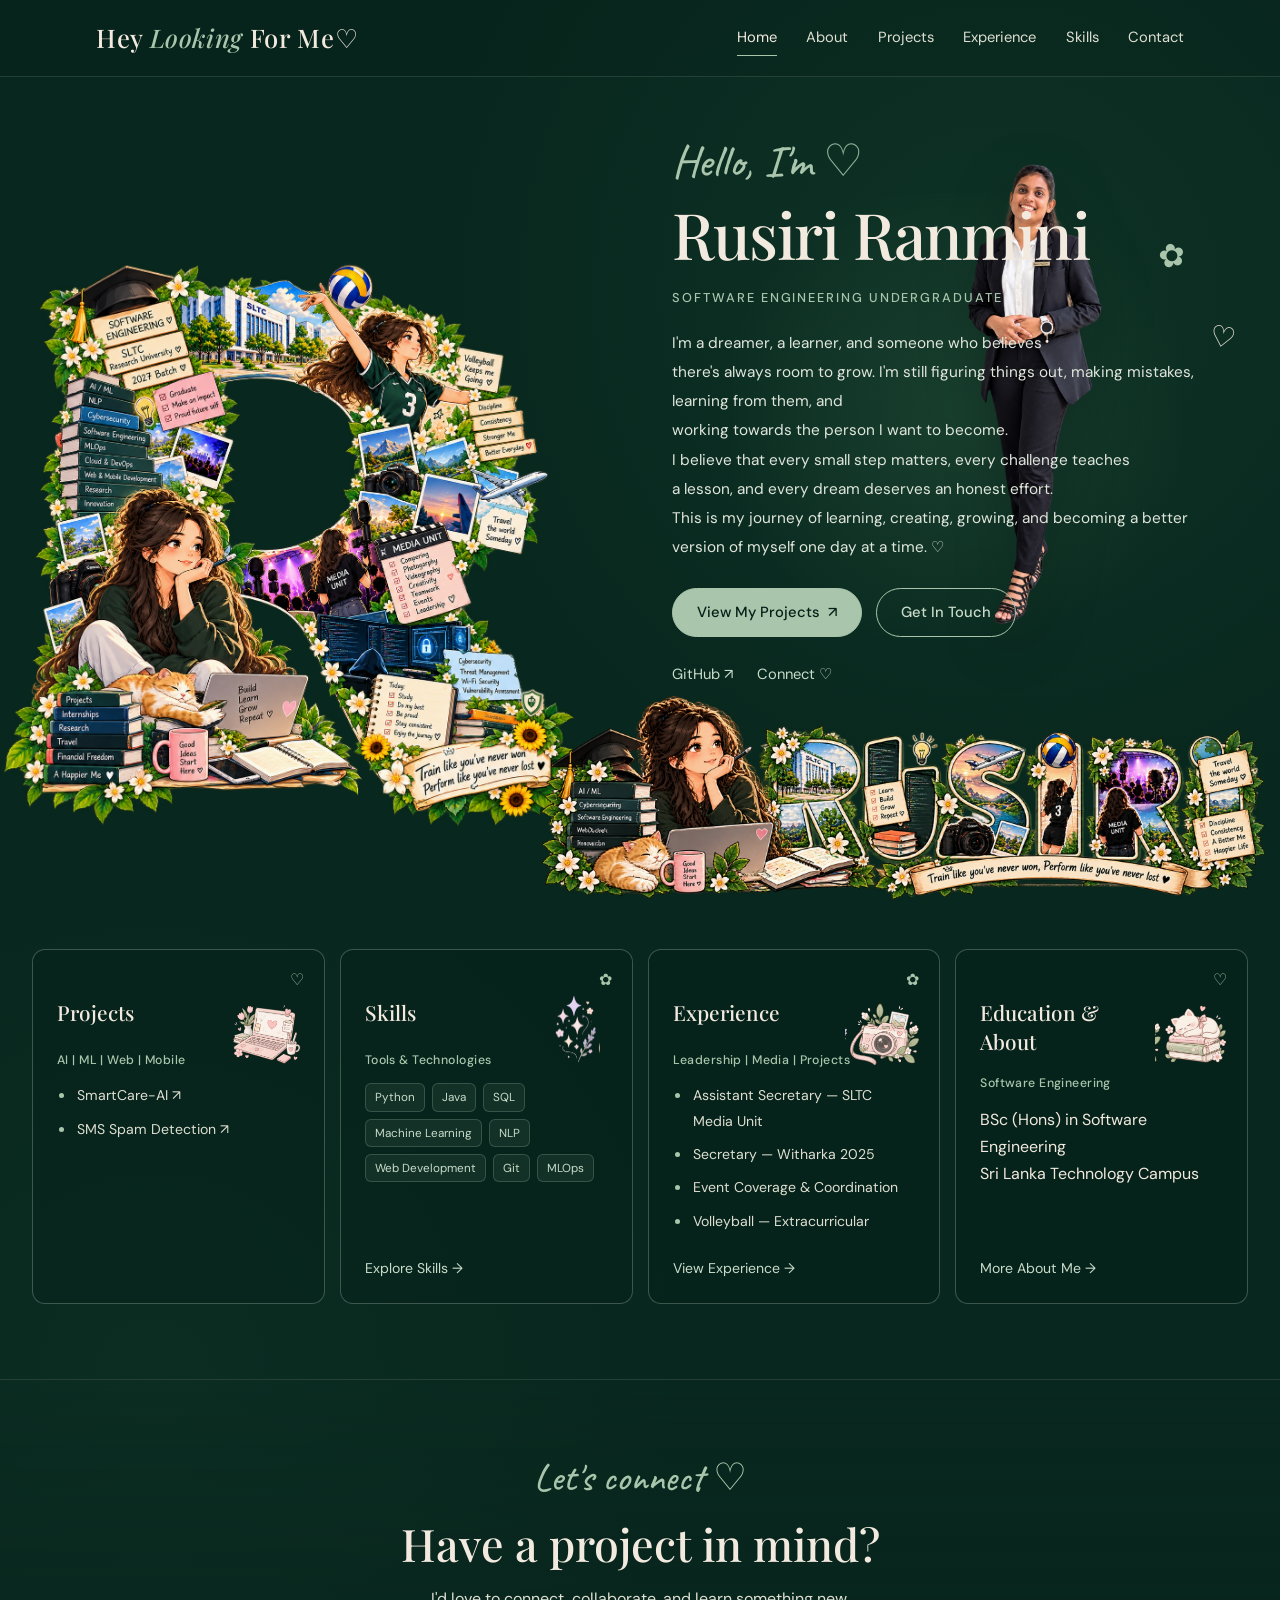
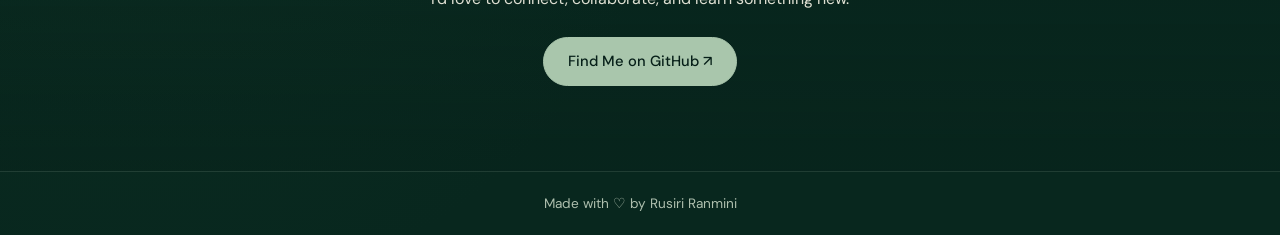
<file: index.html>
<!DOCTYPE html>
<html lang="en">
<head>
  <meta charset="UTF-8">
  <meta name="viewport" content="width=device-width, initial-scale=1.0">

  <title> life is all about exploring | Portfolio</title>


  <link rel="preconnect" href="https://fonts.googleapis.com">
  <link rel="preconnect" href="https://fonts.gstatic.com" crossorigin>
  <link href="https://fonts.googleapis.com/css2?family=DM+Sans:wght@400;500;600;700&family=Playfair+Display:wght@500;600;700&family=Caveat:wght@500;600&display=swap" rel="stylesheet">

  <link rel="stylesheet" href="style.css">
</head>

<body>
  <header class="navbar">
    <a class="brand" href="#home">Hey <span>Looking</span> For Me♡</a>

    <nav aria-label="Main navigation">
      <a class="active" href="#home">Home</a>
      <a href="#about">About</a>
      <a href="#projects">Projects</a>
      <a href="#experience">Experience</a>
      <a href="#skills">Skills</a>
      <a href="#contact">Contact</a>
    </nav>
  </header>

  <main>
    <section class="hero" id="home">
      <div class="hero-art">
        
        <img
          class="portrait"
          src="assets/profile/pro.png"
          alt="Rusiri Ranmini">

      

        <span class="flower flower-one">✿</span>
        <span class="flower flower-two">♡</span>
      </div>

      <div class="hero-content">
        <p class="handwriting">Hello, I'm <span>♡</span></p>

        <h1>Rusiri Ranmini</h1>

        <p class="eyebrow">SOFTWARE ENGINEERING UNDERGRADUATE</p>
        
        <p class="intro">
          I'm a dreamer, a learner, and someone who believes <br>there's always room to grow. 
          I'm still figuring things out, making mistakes,<br>
          learning from them, and <br>working towards the person I want to become.<br> 
          I believe that every small step matters, every challenge teaches <br> 
          a lesson, and every dream deserves an honest effort.<br>
          This is my journey of learning, creating, growing, and becoming a better version of myself one day at a time. ♡
        </p>

        <div class="hero-actions">
          <a class="button button-primary" href="#projects">
            View My Projects <span>↗</span>
          </a>

          <a class="button button-secondary" href="#contact">
            Get In Touch
          </a>
        </div>

        <div class="social-links">
          <a href="https://github.com/tessa30s" target="_blank" rel="noopener noreferrer" aria-label="GitHub">GitHub ↗</a>
          <a href="#contact" aria-label="LinkedIn and contact links">Connect ♡</a>
        </div>
      </div>

      
<img
  class="about-me-collage"
  src="assets/manga/about-me-collage.png"
  alt="Pastel scrapbook collage representing my university life, achievements, leadership, and love of technology"
>

  
<div class="study-banner-wrap">
  <img
    class="study-banner"
    src="assets/manga/cozy-study-banner.png"
    alt="Pastel anime study desk with books, laptop, and a sleeping cat"
  >
</div>

      </aside>
    </section>

    <section class="overview" aria-label="Portfolio overview">
      <article class="overview-card projects-card" id="projects">
        <span class="card-icon">♡</span>
        <h2>Projects</h2>
        <img
  class="card-illustration"
  src="assets/illustrations/projects.png"
  alt="Pastel laptop illustration"
>
        <p class="card-subtitle">AI | ML | Web | Mobile</p>
        <ul>
  <li>
    <a href="projects.html">SmartCare-AI ↗</a>
  </li>
  <li>
    <a href="sms-spam.html">SMS Spam Detection ↗</a>
  </li>
</ul>
        
      </article>

      <article class="overview-card skills-card" id="skills">
        <span class="card-icon">✿</span>
        <h2>Skills</h2>
        <img
  class="card-illustration"
  src="assets/illustrations/skills.png"
  alt="Pastel sparkles illustration"
>
        <p class="card-subtitle">Tools & Technologies</p>
        <div class="skill-tags">
          <span>Python</span>
          <span>Java</span>
          <span>SQL</span>
          <span>Machine Learning</span>
          <span>NLP</span>
          <span>Web Development</span>
          <span>Git</span>
          <span>MLOps</span>
        </div>
        <a href="skill.html" class="card-link">Explore Skills →</a>
      </article>

      <article class="overview-card experience-card" id="experience">
        <span class="card-icon">✿</span>
        <h2>Experience</h2>
        <img
  class="card-illustration"
  src="assets/illustrations/experience.png"
  alt="Pastel camera illustration"
>
        <p class="card-subtitle">Leadership | Media | Projects</p>
        <ul>
          <li>Assistant Secretary — SLTC Media Unit</li>
          <li>Secretary — Witharka 2025</li>
          <li>Event Coverage & Coordination</li>
          <li>Volleyball — Extracurricular</li>
        </ul>
        <a href="experience.html">View Experience →</a>
      </article>

      <article class="overview-card education-card" id="about">
        <span class="card-icon">♡</span>
        <h2>Education & About</h2>
        <img
  class="card-illustration"
  src="assets/illustrations/education.png"
  alt="Sleeping cat on pastel books"
>
        <p class="card-subtitle">Software Engineering</p>
        <p class="education-text">
          BSc (Hons) in Software Engineering<br>
          Sri Lanka Technology Campus
        </p>
        <a class="card-link" href="about.html">More About Me →</a>
      </article>
    </section>

    <section class="contact-section" id="contact">
      <p class="handwriting">Let's connect ♡</p>
      <h2>Have a project in mind?</h2>
      <p>I'd love to connect, collaborate, and learn something new.</p>
      <a class="button button-primary" href="https://github.com/tessa30s">
        Find Me on GitHub ↗
      </a>
    </section>
  </main>

  <footer>
    <p>Made with ♡ by Rusiri Ranmini</p>
  </footer>
</body>
</html>
</file>
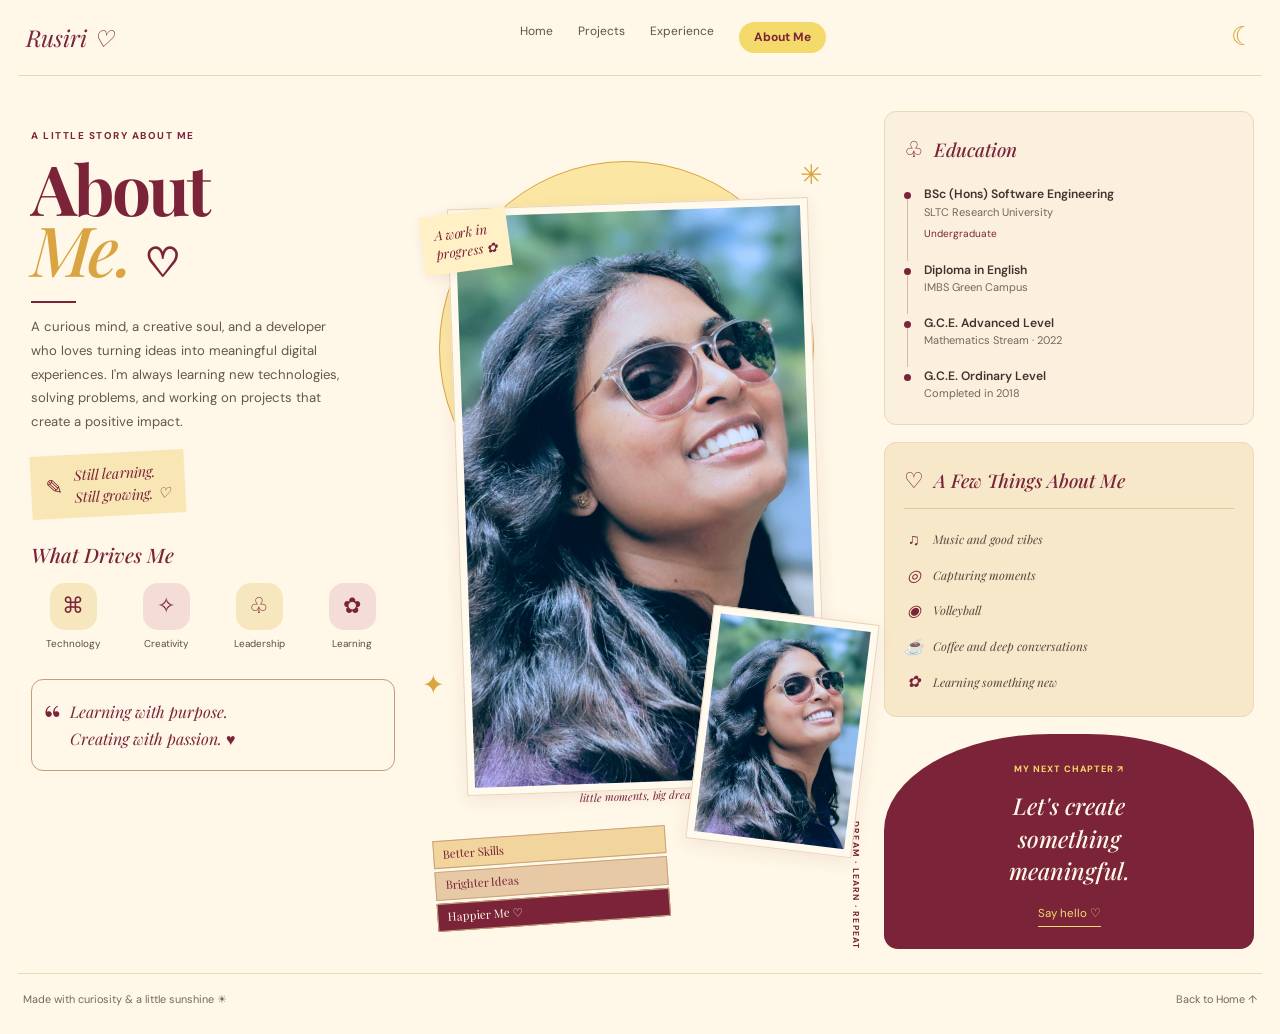
<file: about.html>
<!DOCTYPE html>
<html lang="en">
<head>
  <meta charset="UTF-8">
  <meta name="viewport" content="width=device-width, initial-scale=1">
  <title>About Me | Rusiri Ranmini</title>
  <link rel="preconnect" href="https://fonts.googleapis.com">
  <link href="https://fonts.googleapis.com/css2?family=DM+Sans:wght@400;500;600;700&family=Playfair+Display:ital,wght@0,500;0,600;1,500&display=swap" rel="stylesheet">
  <link rel="stylesheet" href="about.css">
</head>
<body>
<div class="page">

  <header class="navbar">
    <a class="logo" href="index.html">Rusiri ♡</a>
    <nav>
      <a href="index.html">Home</a>
      <a href="projects.html">Projects</a>
      <a href="experience.html">Experience</a>
      <a href="about.html" class="active">About Me</a>
    </nav>
    <span class="moon">☾</span>
  </header>

  <main>
    <section class="scrapbook">

      <!-- LEFT: INTRODUCTION -->
      <div class="intro">
        <span class="tiny-label">A LITTLE STORY ABOUT ME</span>
        <h1>About<br><em>Me.</em> <span class="heart">♡</span></h1>
        <div class="short-line"></div>

        <p>
          A curious mind, a creative soul, and a developer who loves
          turning ideas into meaningful digital experiences.
          I'm always learning new technologies, solving problems,
          and working on projects that create a positive impact.
        </p>

        <div class="paper-note">
          <span>✎</span>
          <p>Still learning.<br>Still growing. ♡</p>
        </div>

        <h2 class="mini-heading">What Drives Me</h2>

        <div class="values">
          <div><span>⌘</span><small>Technology</small></div>
          <div><span>✧</span><small>Creativity</small></div>
          <div><span>♧</span><small>Leadership</small></div>
          <div><span>✿</span><small>Learning</small></div>
        </div>

        <div class="quote">
          <span class="quote-mark">“</span>
          <p>Learning with purpose.<br>Creating with passion. ♥</p>
        </div>
      </div>

      <!-- CENTRE: PORTRAIT / SCRAPBOOK -->
      <div class="visual">
        <div class="sun-circle"></div>
        <span class="spark spark-one">✳</span>
        <span class="spark spark-two">✦</span>

        <div class="photo photo-main">
          <img
            src="assets/profile/about me.jpeg"
            alt="Rusiri Ranmini"
          >
          <span>little moments, big dreams ♡</span>
        </div>

        <div class="photo-note note-top">
          A work in<br>progress ✿
        </div>

        <div class="book-stack">
          <div>Better Skills</div>
          <div>Brighter Ideas</div>
          <div>Happier Me ♡</div>
        </div>

        <div class="photo photo-small">
          <img
            src="assets/profile/about me.jpeg"
            alt="A university event memory"
          >
        </div>

        <span class="side-caption">DREAM · LEARN · REPEAT</span>
      </div>

      <!-- RIGHT: EDUCATION AND INTERESTS -->
      <aside class="sidebar">

        <section class="side-card education-card" id="education">
          <div class="side-title">
            <span>♧</span>
            <h2>Education</h2>
          </div>

          <div class="edu-item">
            <span class="edu-dot"></span>
            <div>
              <h3>BSc (Hons) Software Engineering</h3>
              <p>SLTC Research University</p>
              <small>Undergraduate</small>
            </div>
          </div>

          <div class="edu-item">
            <span class="edu-dot"></span>
            <div>
              <h3>Diploma in English</h3>
              <p>IMBS Green Campus</p>
            </div>
          </div>

          <div class="edu-item">
            <span class="edu-dot"></span>
            <div>
              <h3>G.C.E. Advanced Level</h3>
              <p>Mathematics Stream · 2022</p>
            </div>
          </div>

          <div class="edu-item">
            <span class="edu-dot"></span>
            <div>
              <h3>G.C.E. Ordinary Level</h3>
              <p>Completed in 2018</p>
            </div>
          </div>
        </section>

        <section class="side-card facts-card">
          <div class="side-title">
            <span>♡</span>
            <h2>A Few Things About Me</h2>
          </div>

          <ul class="fact-list">
            <li><span>♫</span> Music and good vibes</li>
            <li><span>◎</span> Capturing moments</li>
            <li><span>◉</span> Volleyball</li>
            <li><span>☕</span> Coffee and deep conversations</li>
            <li><span>✿</span> Learning something new</li>
          </ul>
        </section>

        <section class="goal-note">
          <span>MY NEXT CHAPTER ↗</span>
          <h2>Let's create<br>something<br>meaningful.</h2>
          <a href="index.html#contact">Say hello ♡</a>
        </section>

      </aside>

    </section>

    <footer>
      <span>Made with curiosity & a little sunshine ☀</span>
      <a href="index.html">Back to Home ↑</a>
    </footer>
  </main>

</div>
</body>
</html>
</file>
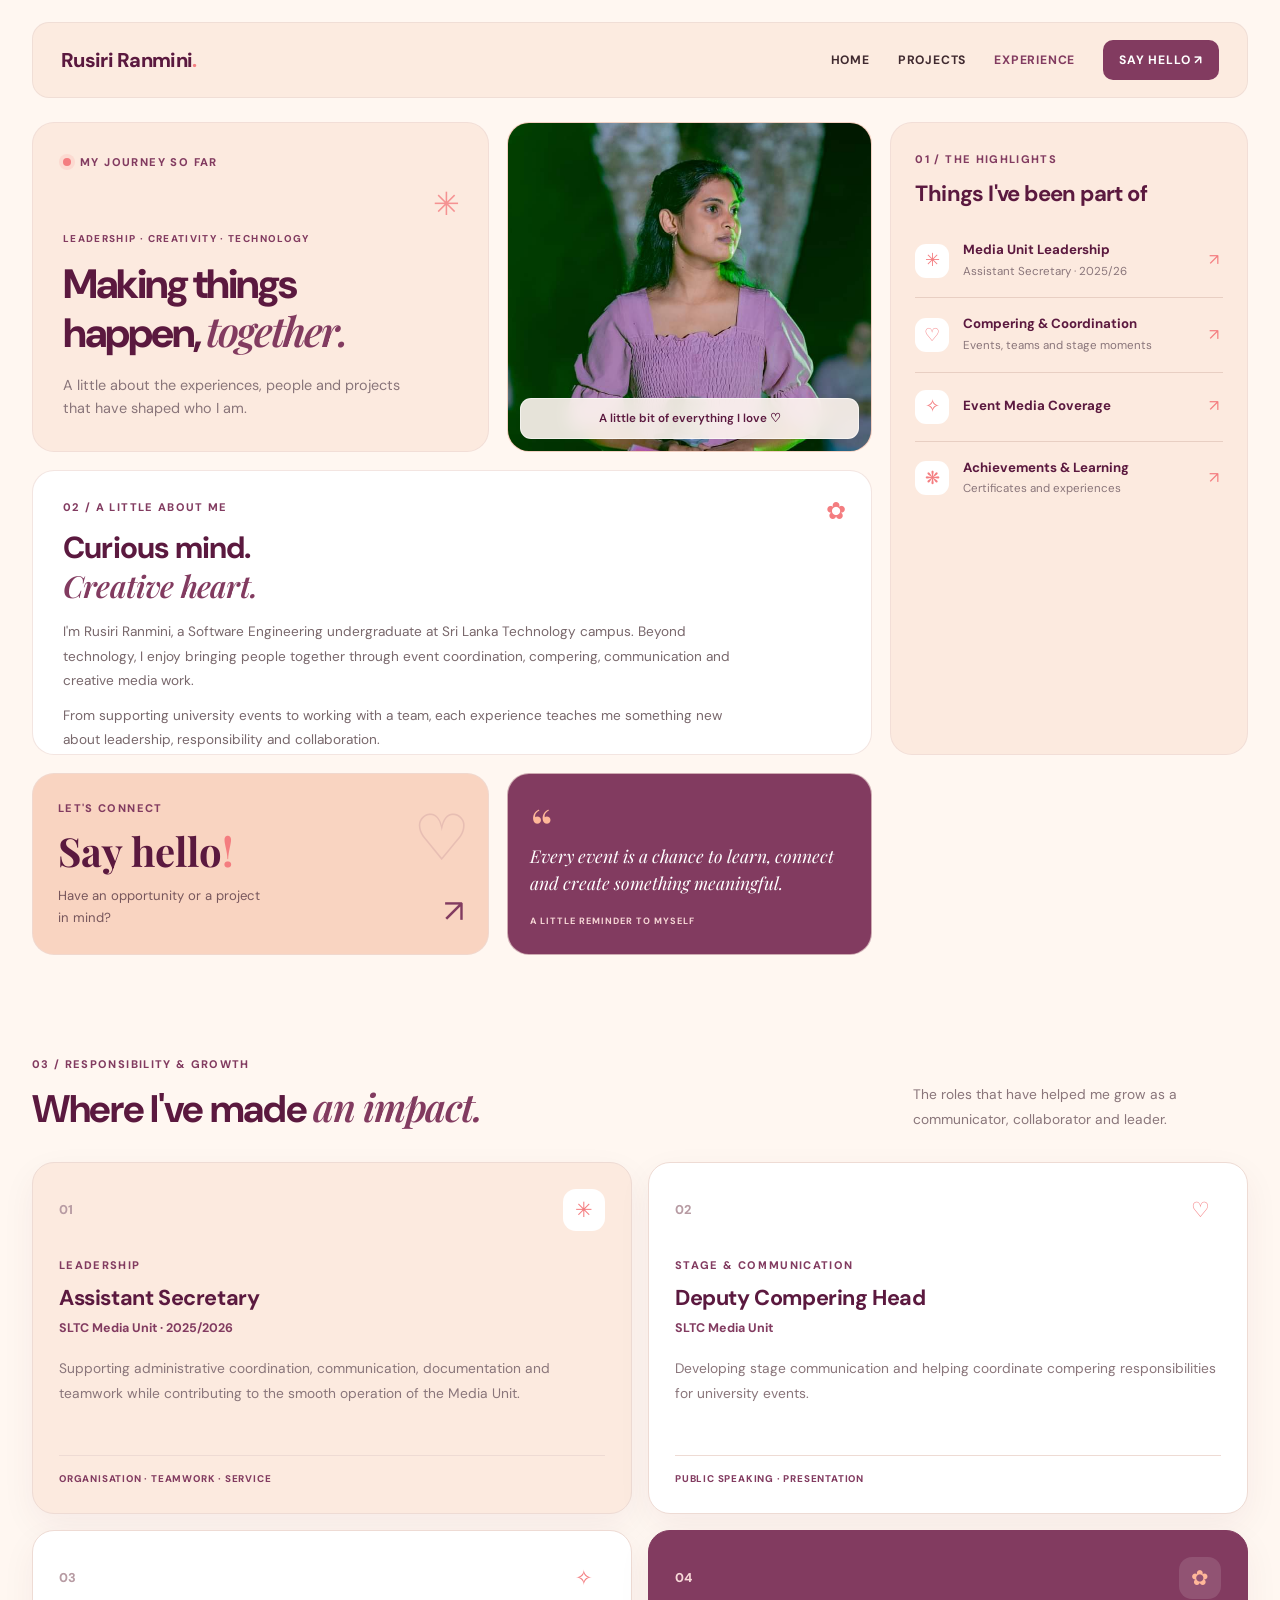
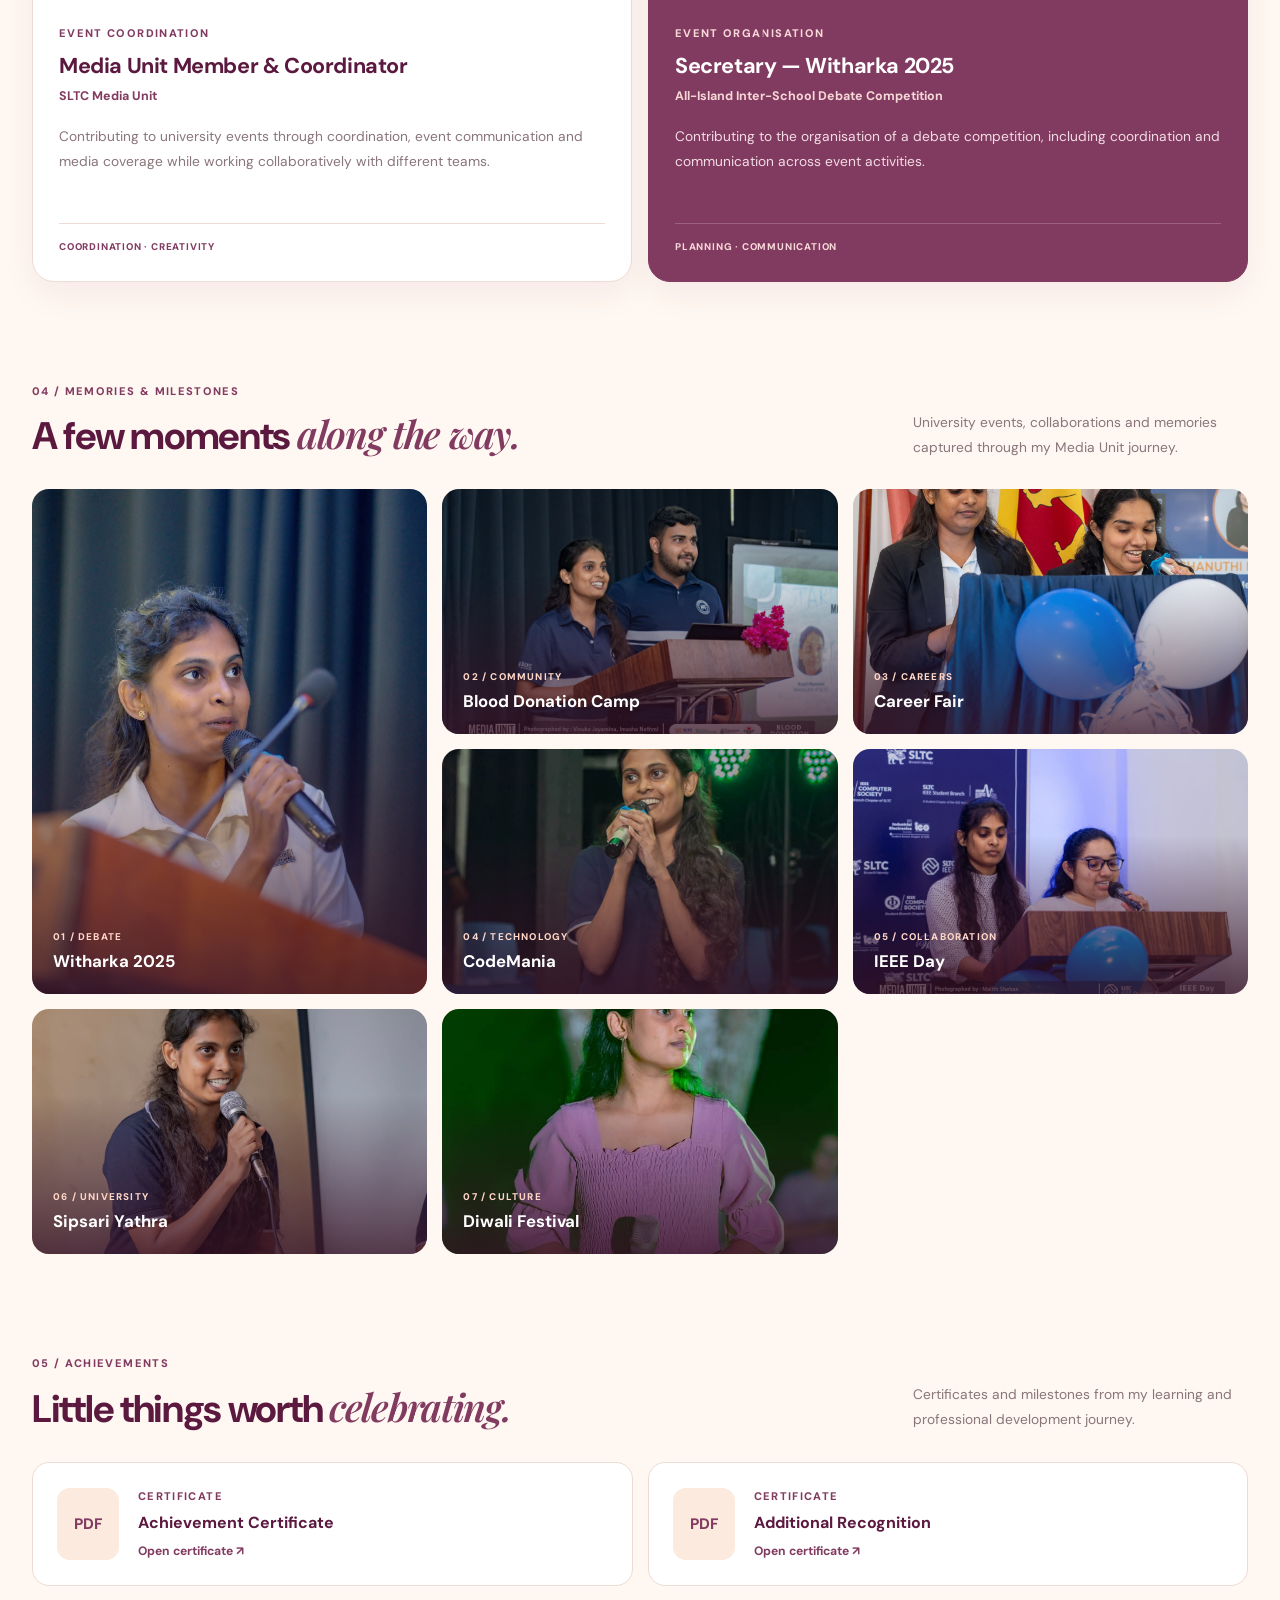
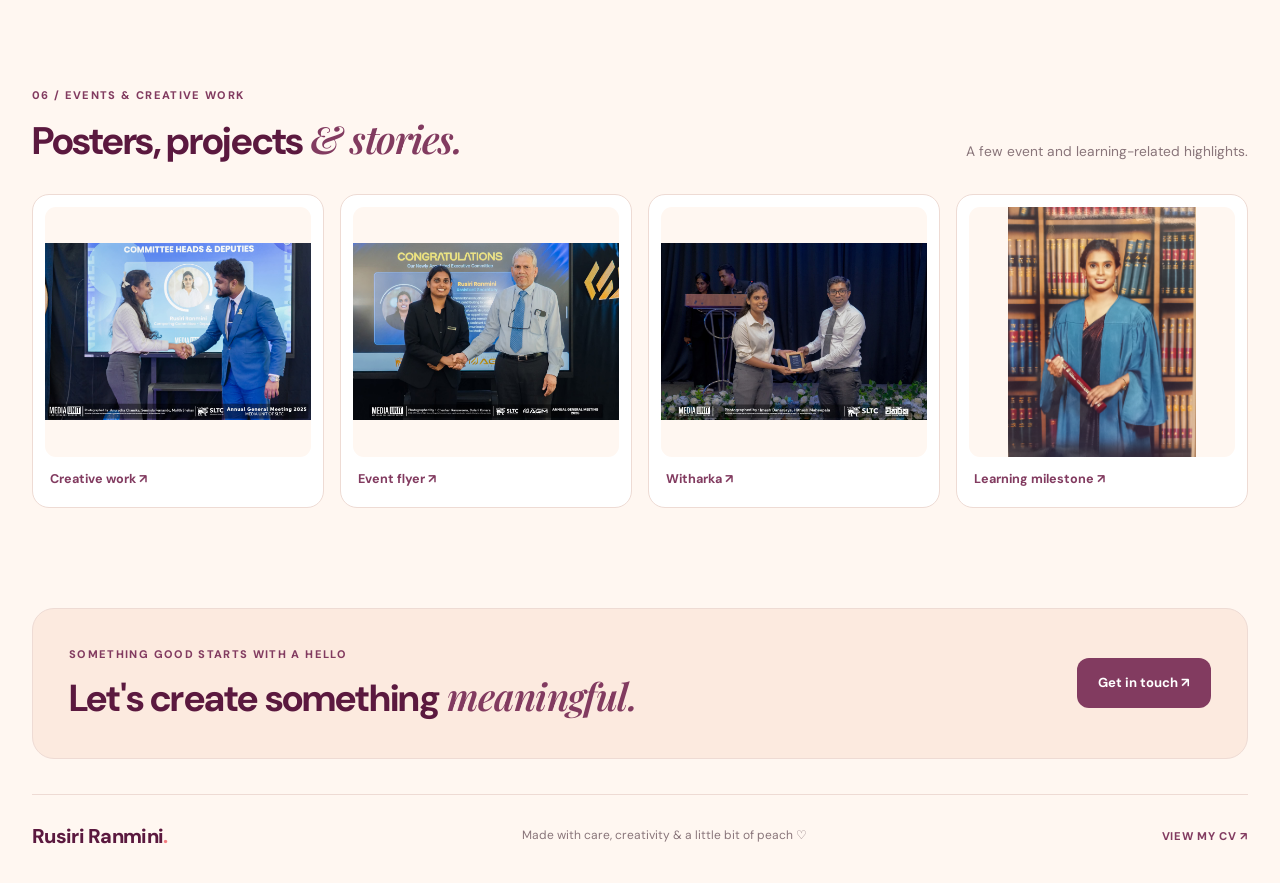
<file: experience.html>
<!DOCTYPE html>
<html lang="en">
<head>
  <meta charset="UTF-8">
  <meta name="viewport" content="width=device-width, initial-scale=1.0">
  <meta name="description" content="Rusiri Ranmini's leadership, event management, media experience and achievements.">
  <title>Experience | Rusiri Ranmini</title>

  <link rel="preconnect" href="https://fonts.googleapis.com">
  <link rel="preconnect" href="https://fonts.gstatic.com" crossorigin>
  <link href="https://fonts.googleapis.com/css2?family=DM+Sans:wght@400;500;600;700;800&family=Playfair+Display:ital,wght@1,600;1,700&display=swap" rel="stylesheet">

  <link rel="stylesheet" href="experience.css">
</head>

<body>
  <div class="page-shell">

    <!-- NAVIGATION -->
    <header class="navbar">
      <a href="index.html" class="brand">Rusiri Ranmini<span>.</span></a>

      <nav class="nav-links">
        <a href="index.html">HOME</a>
        <a href="projects.html">PROJECTS</a>
        <a href="experience.html" class="active">EXPERIENCE</a>
        <a href="index.html#contact" class="nav-cta">SAY HELLO ↗</a>
      </nav>
    </header>

    <!-- HERO BENTO GRID -->
    <main>
      <section class="hero-grid">

        <div class="tile intro-tile">
          <span class="eyebrow"><span class="status-dot"></span> MY JOURNEY SO FAR</span>
          <div class="intro-bottom">
            <p class="small-label">LEADERSHIP · CREATIVITY · TECHNOLOGY</p>
            <h1>Making things<br>happen, <em>together.</em></h1>
            <p class="intro-note">
              A little about the experiences, people and projects
              that have shaped who I am.
            </p>
          </div>
          <span class="decorative-star">✳</span>
        </div>

        <div class="tile portrait-tile">
          <img
            src="images/experience/event photos/Diwali.jpeg"
            alt="Rusiri Ranmini at a university event"
            class="hero-photo"
          >
          <span class="photo-caption">A little bit of everything I love ♡</span>
        </div>

        <div class="tile highlights-tile">
          <div class="section-kicker">01 / THE HIGHLIGHTS</div>
          <h2>Things I've been part of</h2>

          <a href="#leadership" class="highlight-item">
            <span class="highlight-icon">✳</span>
            <span>
              <strong>Media Unit Leadership</strong>
              <small>Assistant Secretary · 2025/26</small>
            </span>
            <span class="item-arrow">↗</span>
          </a>

          <a href="#leadership" class="highlight-item">
            <span class="highlight-icon">♡</span>
            <span>
              <strong>Compering & Coordination</strong>
              <small>Events, teams and stage moments</small>
            </span>
            <span class="item-arrow">↗</span>
          </a>

          <a href="#events" class="highlight-item">
            <span class="highlight-icon">✧</span>
            <span>
              <strong>Event Media Coverage</strong>
            </span>
            <span class="item-arrow">↗</span>
          </a>

          <a href="#achievements" class="highlight-item">
            <span class="highlight-icon">❋</span>
            <span>
              <strong>Achievements & Learning</strong>
              <small>Certificates and experiences</small>
            </span>
            <span class="item-arrow">↗</span>
          </a>
        </div>

        <div class="tile about-tile">
          <span class="corner-icon">✿</span>
          <div class="section-kicker">02 / A LITTLE ABOUT ME</div>
          <h2>Curious mind.<br><em>Creative heart.</em></h2>
          <p>
            I'm Rusiri Ranmini, a Software Engineering undergraduate at
            Sri Lanka Technology campus. Beyond technology, I enjoy bringing
            people together through event coordination, compering,
            communication and creative media work.
          </p>
          <p>
            From supporting university events to working with a team,
            each experience teaches me something new about leadership,
            responsibility and collaboration.
          </p>
          <div class="tag-row">
            <span>Leadership</span>
            <span>Communication</span>
            <span>Event Management</span>
            <span>Creativity</span>
          </div>
        </div>

        <a href="index.html#contact" class="tile sayhi-tile">
          <span class="section-kicker">LET'S CONNECT</span>
          <h2>Say hello<span>!</span></h2>
          <p>Have an opportunity or a project in mind?</p>
          <span class="sayhi-arrow">↗</span>
          <span class="sayhi-decoration">♡</span>
        </a>

        <div class="tile quote-tile">
          <span class="quote-mark">“</span>
          <p>
            Every event is a chance to learn, connect and create
            something meaningful.
          </p>
          <span class="quote-credit">A LITTLE REMINDER TO MYSELF</span>
        </div>

      </section>

      <!-- LEADERSHIP -->
      <section class="content-section" id="leadership">
        <div class="section-heading">
          <div>
            <span class="section-kicker">03 / RESPONSIBILITY & GROWTH</span>
            <h2>Where I've made <em>an impact.</em></h2>
          </div>
          <p>
            The roles that have helped me grow as a communicator,
            collaborator and leader.
          </p>
        </div>

        <div class="role-grid">
          <article class="role-card role-featured">
            <div class="role-top">
              <span class="role-number">01</span>
              <span class="role-symbol">✳</span>
            </div>
            <span class="role-type">LEADERSHIP</span>
            <h3>Assistant Secretary</h3>
            <p class="role-organization">SLTC Media Unit · 2025/2026</p>
            <p class="role-description">
              Supporting administrative coordination, communication,
              documentation and teamwork while contributing to the
              smooth operation of the Media Unit.
            </p>
            <span class="role-footer">ORGANISATION · TEAMWORK · SERVICE</span>
          </article>

          <article class="role-card">
            <div class="role-top">
              <span class="role-number">02</span>
              <span class="role-symbol">♡</span>
            </div>
            <span class="role-type">STAGE & COMMUNICATION</span>
            <h3>Deputy Compering Head</h3>
            <p class="role-organization">SLTC Media Unit</p>
            <p class="role-description">
              Developing stage communication and helping coordinate
              compering responsibilities for university events.
            </p>
            <span class="role-footer">PUBLIC SPEAKING · PRESENTATION</span>
          </article>

          <article class="role-card">
            <div class="role-top">
              <span class="role-number">03</span>
              <span class="role-symbol">✧</span>
            </div>
            <span class="role-type">EVENT COORDINATION</span>
            <h3>Media Unit Member & Coordinator</h3>
            <p class="role-organization">SLTC Media Unit</p>
            <p class="role-description">
              Contributing to university events through coordination,
              event communication and media coverage while working
              collaboratively with different teams.
            </p>
            <span class="role-footer">COORDINATION · CREATIVITY</span>
          </article>

          <article class="role-card role-dark">
            <div class="role-top">
              <span class="role-number">04</span>
              <span class="role-symbol">✿</span>
            </div>
            <span class="role-type">EVENT ORGANISATION</span>
            <h3>Secretary — Witharka 2025</h3>
            <p class="role-organization">All-Island Inter-School Debate Competition</p>
            <p class="role-description">
              Contributing to the organisation of a debate competition,
              including coordination and communication across event
              activities.
            </p>
            <span class="role-footer">PLANNING · COMMUNICATION</span>
          </article>
        </div>
      </section>

      <!-- EVENTS GALLERY -->
      <section class="content-section" id="events">
        <div class="section-heading">
          <div>
            <span class="section-kicker">04 / MEMORIES & MILESTONES</span>
            <h2>A few moments <em>along the way.</em></h2>
          </div>
          <p>
            University events, collaborations and memories
            captured through my Media Unit journey.
          </p>
        </div>

        <div class="event-grid">

          <article class="event-card event-tall">
            <img src="images/experience/event photos/witharka.jpeg"
                 alt="Witharka event" loading="lazy">
            <div class="event-overlay">
              <span>01 / DEBATE</span>
              <h3>Witharka 2025</h3>
            </div>
          </article>

          <article class="event-card">
            <img src="images/experience/event photos/blooddonation.jpeg"
                 alt="Blood Donation Camp" loading="lazy">
            <div class="event-overlay">
              <span>02 / COMMUNITY</span>
              <h3>Blood Donation Camp</h3>
            </div>
          </article>

          <article class="event-card">
            <img src="images/experience/event photos/careerfair.jpeg"
                 alt="Career fair" loading="lazy">
            <div class="event-overlay">
              <span>03 / CAREERS</span>
              <h3>Career Fair</h3>
            </div>
          </article>

          <article class="event-card">
            <img src="images/experience/event photos/codemania.jpeg"
                 alt="CodeMania event" loading="lazy">
            <div class="event-overlay">
              <span>04 / TECHNOLOGY</span>
              <h3>CodeMania</h3>
            </div>
          </article>

          <article class="event-card">
            <img src="images/experience/event photos/IEEE Day.jpeg"
                 alt="IEEE Day" loading="lazy">
            <div class="event-overlay">
              <span>05 / COLLABORATION</span>
              <h3>IEEE Day</h3>
            </div>
          </article>

          <article class="event-card">
            <img src="images/experience/event photos/sipsariyathra.jpeg"
                 alt="Sipsari Yathra" loading="lazy">
            <div class="event-overlay">
              <span>06 / UNIVERSITY</span>
              <h3>Sipsari Yathra</h3>
            </div>
          </article>

          <article class="event-card">
            <img src="images/experience/event photos/Diwali.jpeg"
                 alt="Diwali Festival" loading="lazy">
            <div class="event-overlay">
              <span>07 / CULTURE</span>
              <h3>Diwali Festival</h3>
            </div>
          </article>

        </div>
      </section>

      <!-- CERTIFICATES -->
      <section class="content-section" id="achievements">
        <div class="section-heading">
          <div>
            <span class="section-kicker">05 / ACHIEVEMENTS</span>
            <h2>Little things worth <em>celebrating.</em></h2>
          </div>
          <p>
            Certificates and milestones from my learning
            and professional development journey.
          </p>
        </div>

        <div class="achievement-grid">

          <a class="achievement-card"
             href="images/achievements/certificate/achievment.pdf"
             target="_blank" rel="noopener">
            <div class="document-icon">PDF</div>
            <div>
              <span class="role-type">CERTIFICATE</span>
              <h3>Achievement Certificate</h3>
              <p>Open certificate ↗</p>
            </div>
          </a>

          <a class="achievement-card"
             href="images/achievements/certificate/achievment1.pdf"
             target="_blank" rel="noopener">
            <div class="document-icon">PDF</div>
            <div>
              <span class="role-type">CERTIFICATE</span>
              <h3>Additional Recognition</h3>
              <p>Open certificate ↗</p>
            </div>
          </a>

        </div>
      </section>

      <!-- FLYERS -->
      <section class="content-section" id="flyers">
        <div class="section-heading">
          <div>
            <span class="section-kicker">06 / EVENTS & CREATIVE WORK</span>
            <h2>Posters, projects <em>& stories.</em></h2>
          </div>
          <p>A few event and learning-related highlights.</p>
        </div>

        <div class="flyer-grid">
          <a class="flyer-card"
             href="images/achievements/flyers/achievment2.jpeg"
             target="_blank" rel="noopener">
            <img src="images/achievements/flyers/achievment2.jpeg"
                 alt="Event creative work" loading="lazy">
            <span>Creative work ↗</span>
          </a>

          <a class="flyer-card"
             href="images/achievements/flyers/achievment3.jpeg"
             target="_blank" rel="noopener">
            <img src="images/achievements/flyers/achievment3.jpeg"
                 alt="Event flyer" loading="lazy">
            <span>Event flyer ↗</span>
          </a>

          <a class="flyer-card"
             href="images/achievements/flyers/witharka assistant Secretary.jpg"
             target="_blank" rel="noopener">
            <img src="images/achievements/flyers/witharka assistant Secretary.jpg"
                 alt="Witharka creative work" loading="lazy">
            <span>Witharka ↗</span>
          </a>

          <a class="flyer-card"
             href="images/achievements/flyers/deploma english.jpg"
             target="_blank" rel="noopener">
            <img src="images/achievements/flyers/deploma english.jpg"
                 alt="English diploma" loading="lazy">
            <span>Learning milestone ↗</span>
          </a>
        </div>
      </section>

      <!-- CONTACT STRIP -->
      <section class="contact-strip">
        <div>
          <span class="section-kicker">SOMETHING GOOD STARTS WITH A HELLO</span>
          <h2>Let's create something <em>meaningful.</em></h2>
        </div>
        <a class="berry-button" href="index.html#contact">Get in touch ↗</a>
      </section>

    </main>

    <footer class="footer">
      <a href="index.html" class="brand">Rusiri Ranmini<span>.</span></a>
      <p>Made with care, creativity & a little bit of peach ♡</p>
      <a href="Rusiri Ranmini CV .pdf" target="_blank" rel="noopener">
        VIEW MY CV ↗
      </a>
    </footer>

  </div>
</body>
</html>
</file>
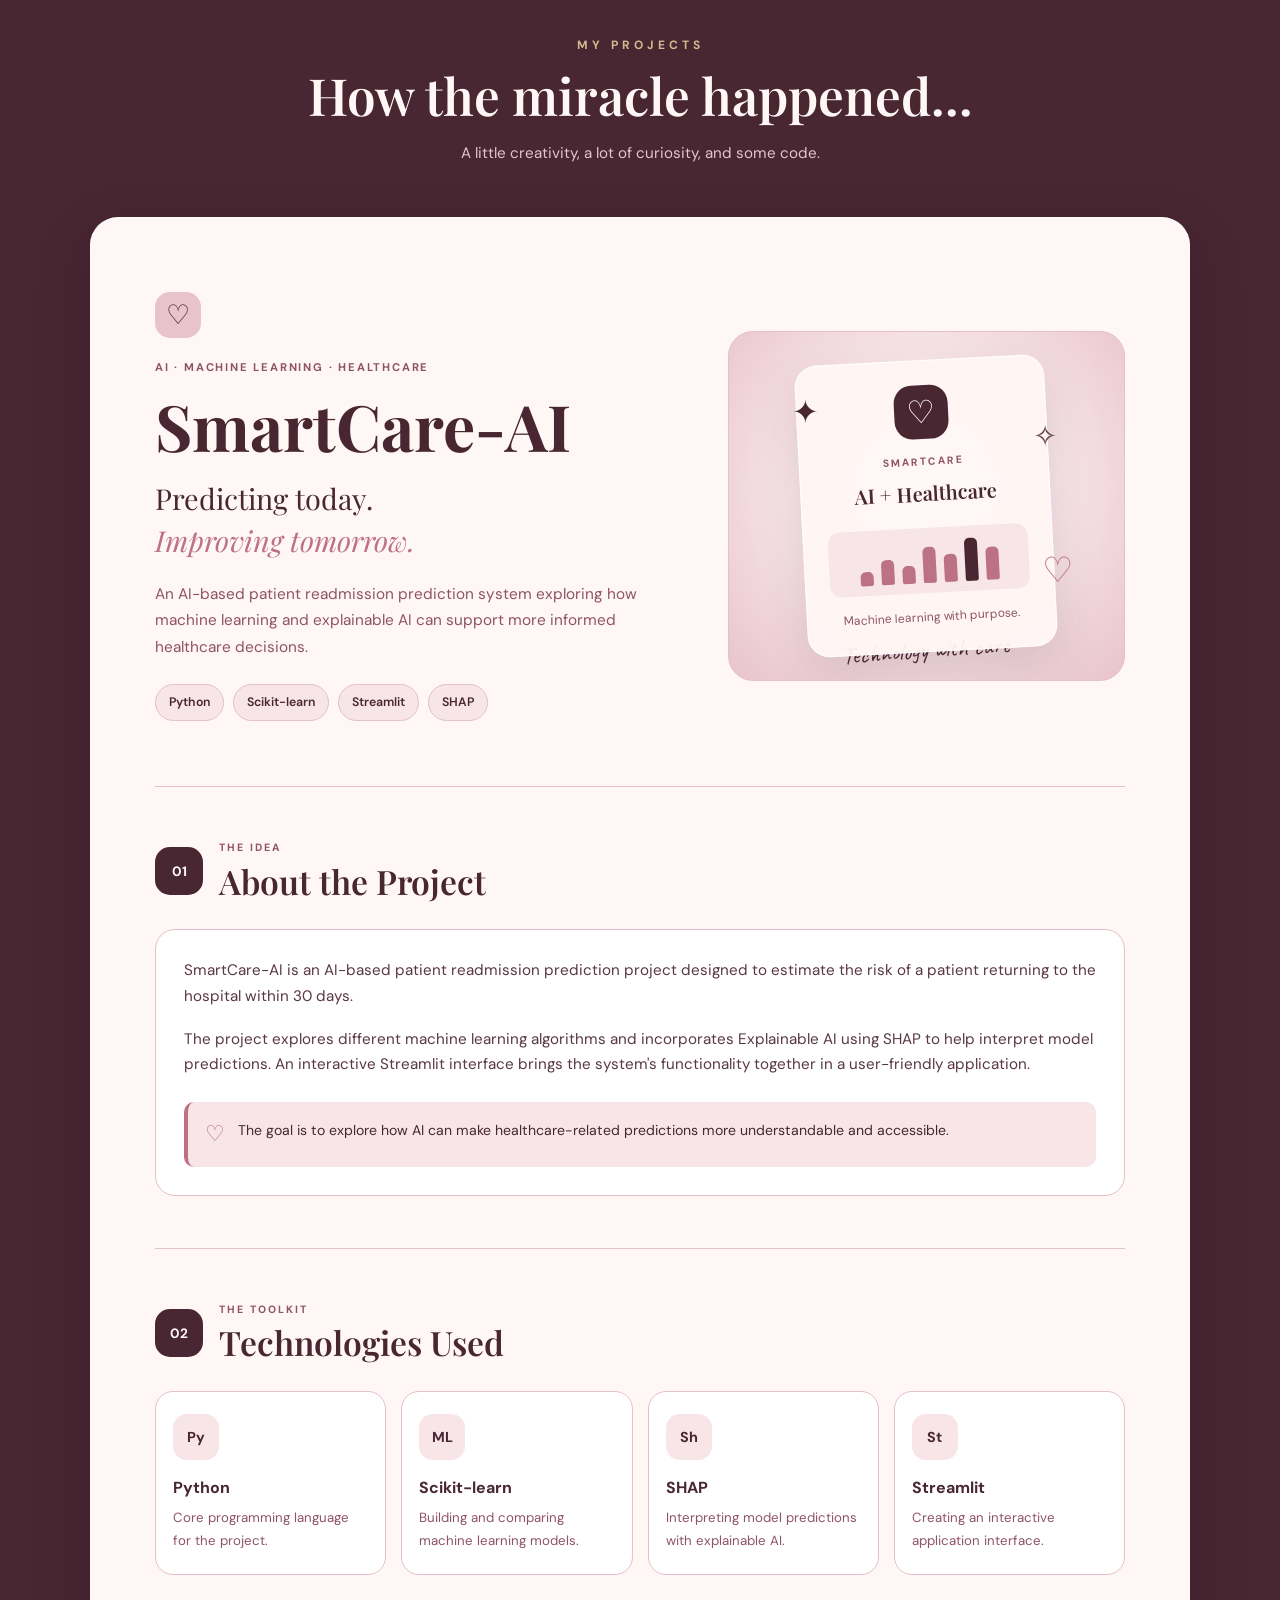
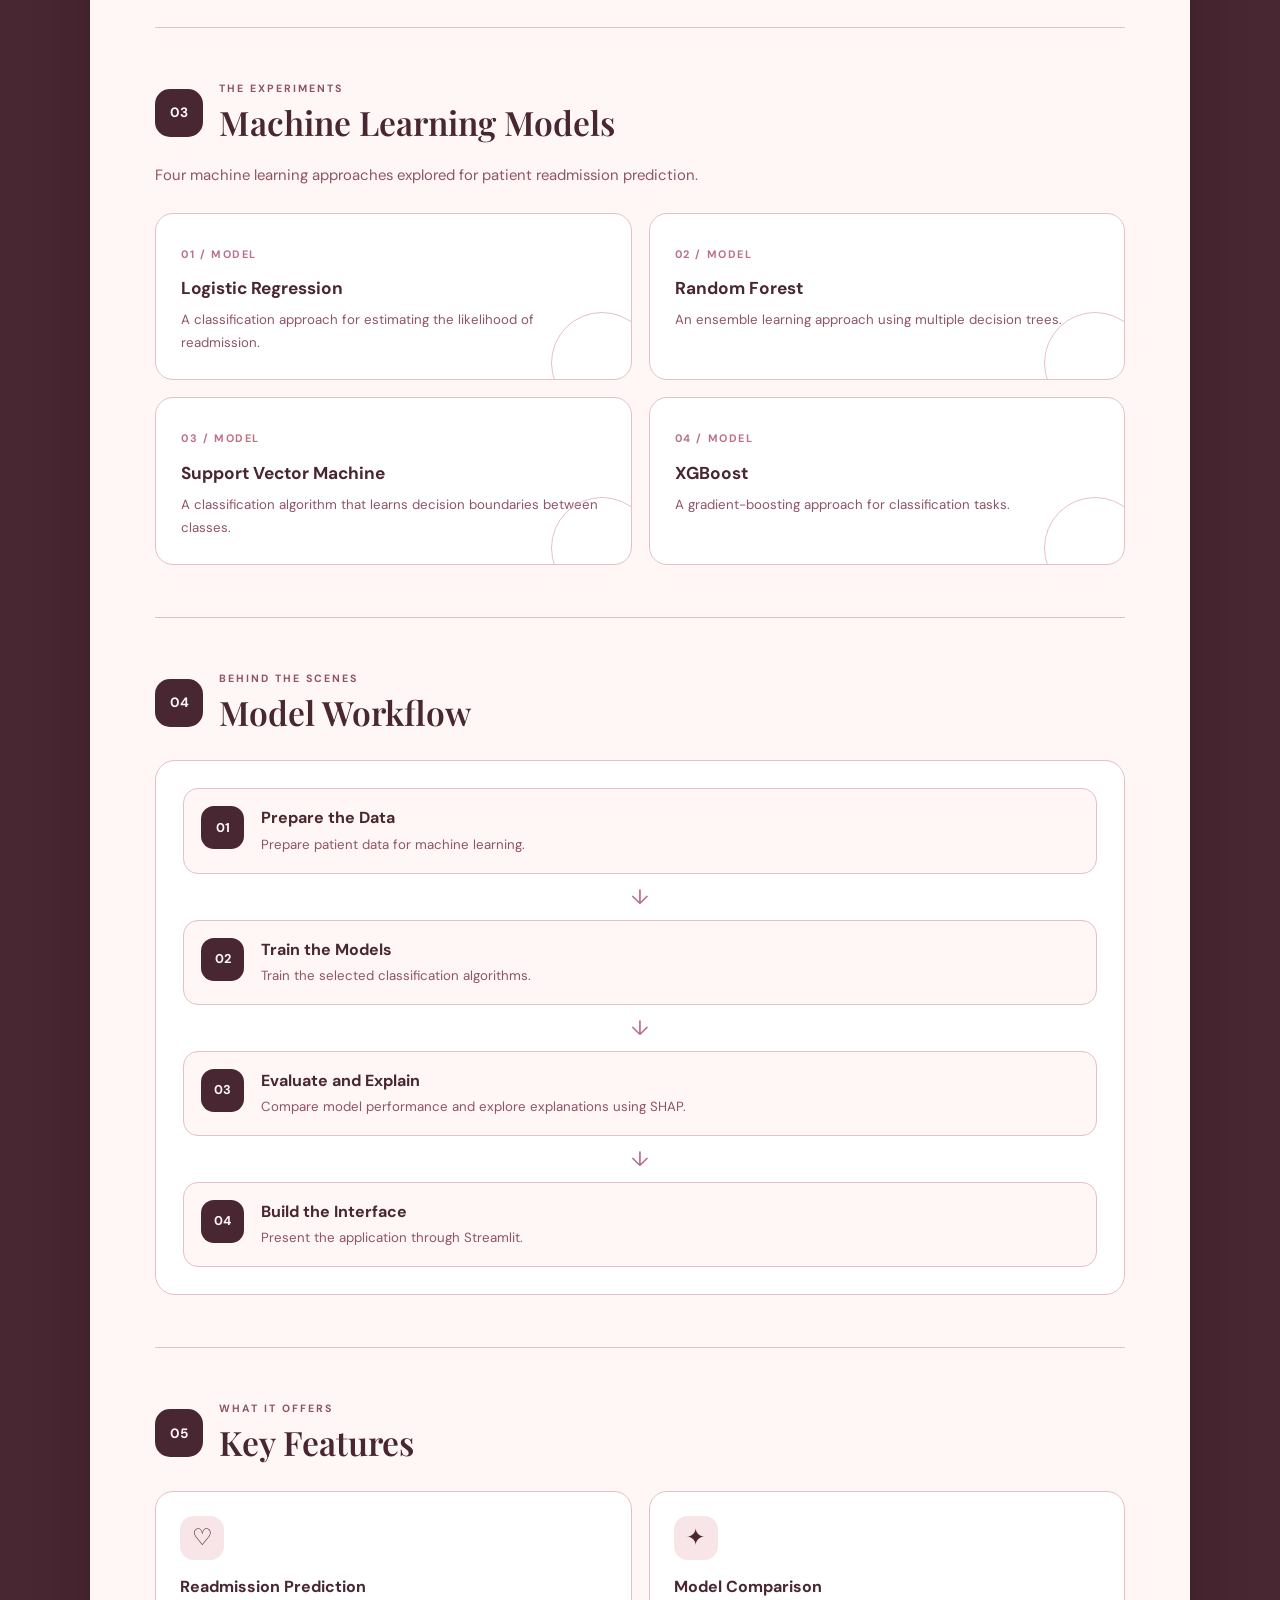
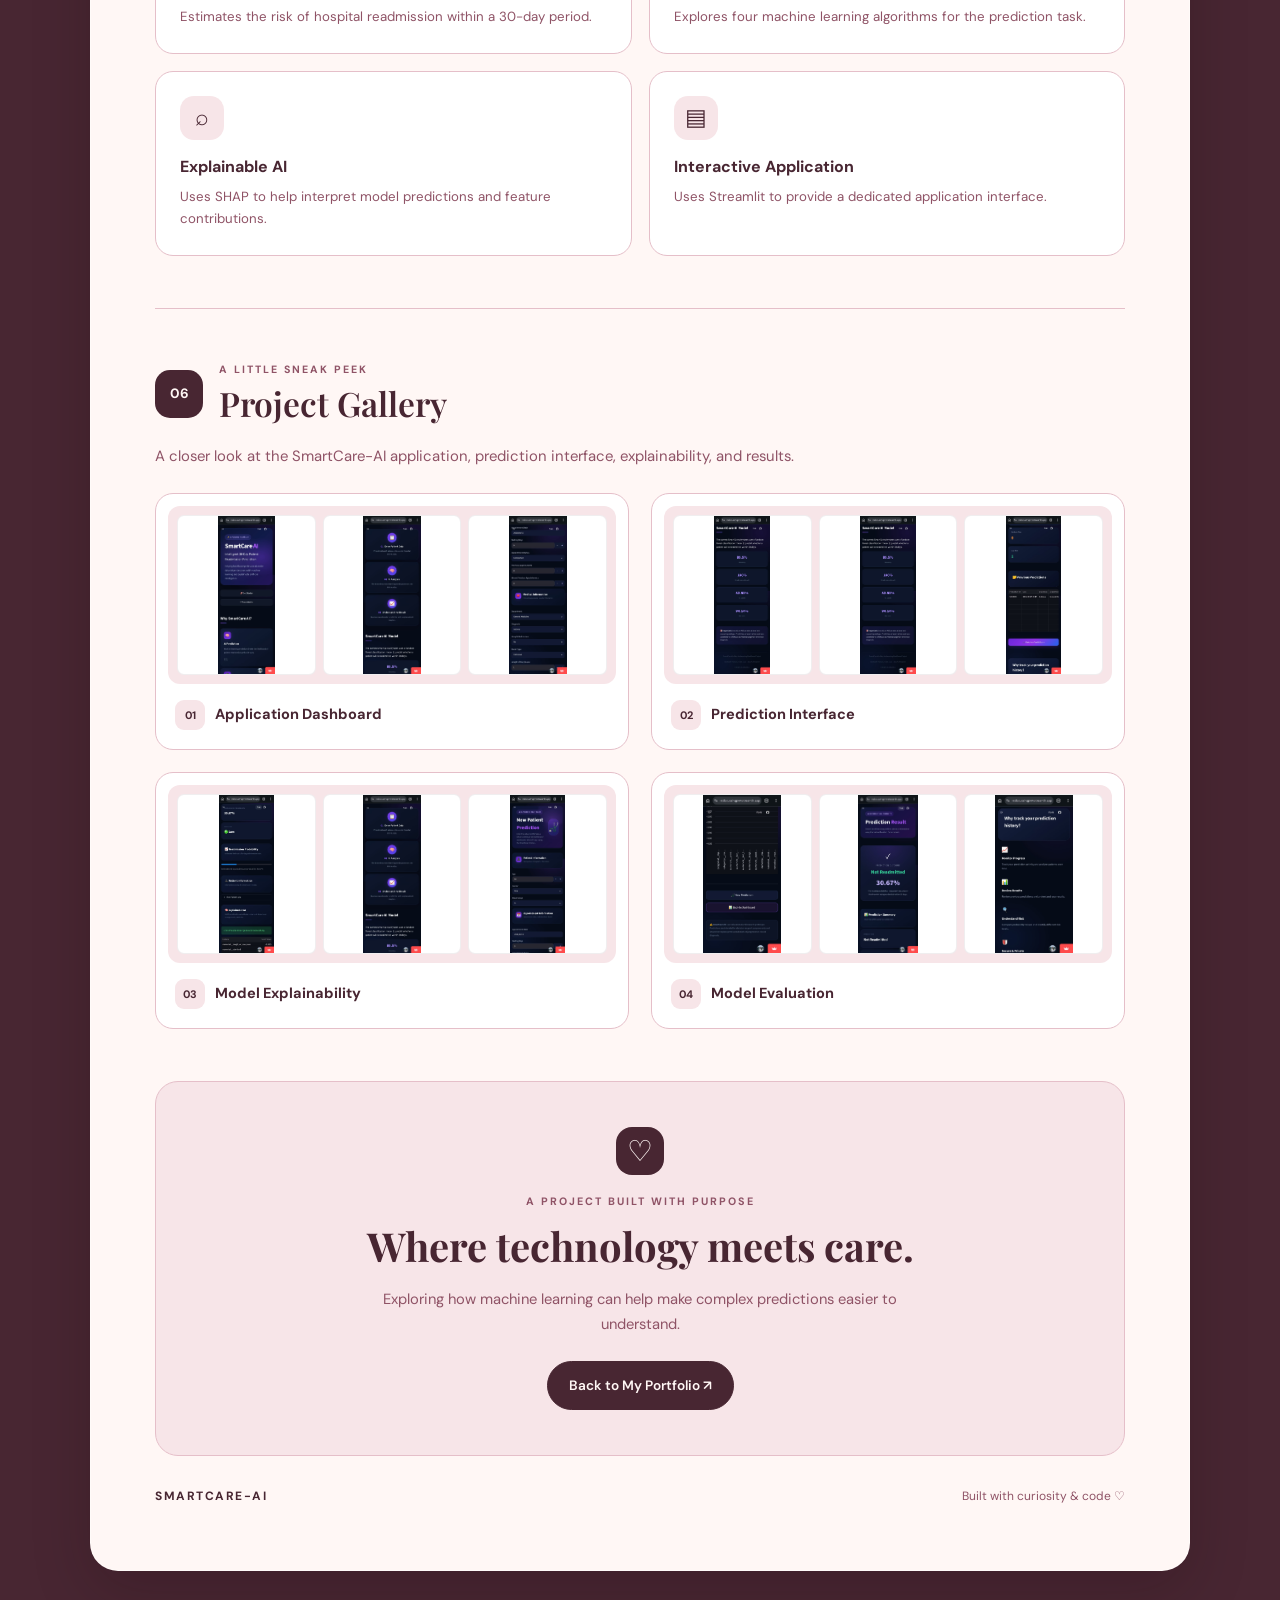
<file: projects.html>
<!DOCTYPE html>
<html lang="en">
<head>
    <meta charset="UTF-8">
    <meta name="viewport" content="width=device-width, initial-scale=1.0">

    <title>SmartCare-AI | My Projects</title>

    <link rel="preconnect" href="https://fonts.googleapis.com">
    <link rel="preconnect" href="https://fonts.gstatic.com" crossorigin>
    <link href="https://fonts.googleapis.com/css2?family=DM+Sans:wght@400;500;600;700&family=Playfair+Display:wght@500;600;700&family=Caveat:wght@500;600&display=swap" rel="stylesheet">

    <link rel="stylesheet" href="projects.css">
</head>

<body class="smartcare-page">

    <!-- Page Header -->
    <header class="sc-header">
        
        <p class="sc-eyebrow">MY PROJECTS</p>
        <h1>How the miracle happened...</h1>
        <p class="sc-header-subtitle">
            A little creativity, a lot of curiosity, and some code.
        </p>
    </header>

    <main class="sc-paper">

        <!-- Project Hero -->
        <section class="sc-hero">

            <div class="sc-hero-content">
                <span class="sc-project-icon">♡</span>

                <p class="sc-category">
                    AI · MACHINE LEARNING · HEALTHCARE
                </p>

                <h2>SmartCare-AI</h2>

                <p class="sc-tagline">
                    Predicting today.<br>
                    <span>Improving tomorrow.</span>
                </p>

                <p class="sc-hero-description">
                    An AI-based patient readmission prediction system
                    exploring how machine learning and explainable AI
                    can support more informed healthcare decisions.
                </p>

                <div class="sc-tags">
                    <span>Python</span>
                    <span>Scikit-learn</span>
                    <span>Streamlit</span>
                    <span>SHAP</span>
                </div>
            </div>

            <!-- Decorative illustration made with HTML and CSS -->
            <div class="sc-hero-visual" aria-label="Decorative healthcare and AI illustration">
                <div class="sc-orbit sc-orbit-one"></div>
                <div class="sc-orbit sc-orbit-two"></div>

                <div class="sc-ai-card">
                    <span class="sc-heart">♡</span>
                    <span class="sc-ai-label">SMARTCARE</span>
                    <span class="sc-ai-title">AI + Healthcare</span>

                    <div class="sc-mini-chart">
                        <span></span>
                        <span></span>
                        <span></span>
                        <span></span>
                        <span></span>
                        <span></span>
                        <span></span>
                    </div>

                    <p>Machine learning with purpose.</p>
                </div>

                <span class="sc-floating sc-floating-one">✦</span>
                <span class="sc-floating sc-floating-two">♡</span>
                <span class="sc-floating sc-floating-three">✧</span>

                <p class="sc-handwritten">Technology with care</p>
            </div>

        </section>

        <!-- About -->
        <section class="sc-section">
            <div class="sc-section-heading">
                <span class="sc-section-number">01</span>
                <div>
                    <p class="sc-section-kicker">THE IDEA</p>
                    <h3>About the Project</h3>
                </div>
            </div>

            <div class="sc-section-card sc-about-card">
                <p>
                    SmartCare-AI is an AI-based patient readmission
                    prediction project designed to estimate the risk
                    of a patient returning to the hospital within
                    30 days.
                </p>

                <p>
                    The project explores different machine learning
                    algorithms and incorporates Explainable AI using
                    SHAP to help interpret model predictions.
                    An interactive Streamlit interface brings the
                    system's functionality together in a user-friendly
                    application.
                </p>

                <div class="sc-about-note">
                    <span>♡</span>
                    <p>
                        The goal is to explore how AI can make
                        healthcare-related predictions more
                        understandable and accessible.
                    </p>
                </div>
            </div>
        </section>

        <!-- Technologies -->
        <section class="sc-section">
            <div class="sc-section-heading">
                <span class="sc-section-number">02</span>
                <div>
                    <p class="sc-section-kicker">THE TOOLKIT</p>
                    <h3>Technologies Used</h3>
                </div>
            </div>

            <div class="sc-tech-grid">

                <article class="sc-tech-card">
                    <span class="sc-tech-symbol">Py</span>
                    <h4>Python</h4>
                    <p>Core programming language for the project.</p>
                </article>

                <article class="sc-tech-card">
                    <span class="sc-tech-symbol">ML</span>
                    <h4>Scikit-learn</h4>
                    <p>Building and comparing machine learning models.</p>
                </article>

                <article class="sc-tech-card">
                    <span class="sc-tech-symbol">Sh</span>
                    <h4>SHAP</h4>
                    <p>Interpreting model predictions with explainable AI.</p>
                </article>

                <article class="sc-tech-card">
                    <span class="sc-tech-symbol">St</span>
                    <h4>Streamlit</h4>
                    <p>Creating an interactive application interface.</p>
                </article>

            </div>
        </section>

        <!-- Machine Learning Models -->
        <section class="sc-section">
            <div class="sc-section-heading">
                <span class="sc-section-number">03</span>
                <div>
                    <p class="sc-section-kicker">THE EXPERIMENTS</p>
                    <h3>Machine Learning Models</h3>
                </div>
            </div>

            <p class="sc-section-description">
                Four machine learning approaches explored for
                patient readmission prediction.
            </p>

            <div class="sc-model-grid">

                <article class="sc-model-card">
                    <span class="sc-model-number">01 / MODEL</span>
                    <h4>Logistic Regression</h4>
                    <p>
                        A classification approach for estimating
                        the likelihood of readmission.
                    </p>
                </article>

                <article class="sc-model-card">
                    <span class="sc-model-number">02 / MODEL</span>
                    <h4>Random Forest</h4>
                    <p>
                        An ensemble learning approach using
                        multiple decision trees.
                    </p>
                </article>

                <article class="sc-model-card">
                    <span class="sc-model-number">03 / MODEL</span>
                    <h4>Support Vector Machine</h4>
                    <p>
                        A classification algorithm that learns
                        decision boundaries between classes.
                    </p>
                </article>

                <article class="sc-model-card">
                    <span class="sc-model-number">04 / MODEL</span>
                    <h4>XGBoost</h4>
                    <p>
                        A gradient-boosting approach for
                        classification tasks.
                    </p>
                </article>

            </div>
        </section>

        <!-- Workflow -->
        <section class="sc-section">
            <div class="sc-section-heading">
                <span class="sc-section-number">04</span>
                <div>
                    <p class="sc-section-kicker">BEHIND THE SCENES</p>
                    <h3>Model Workflow</h3>
                </div>
            </div>

            <div class="sc-workflow">

                <article class="sc-workflow-step">
                    <span class="sc-workflow-icon">01</span>
                    <div>
                        <h4>Prepare the Data</h4>
                        <p>
                            Prepare patient data for machine learning.
                        </p>
                    </div>
                </article>

                <span class="sc-workflow-arrow">↓</span>

                <article class="sc-workflow-step">
                    <span class="sc-workflow-icon">02</span>
                    <div>
                        <h4>Train the Models</h4>
                        <p>
                            Train the selected classification algorithms.
                        </p>
                    </div>
                </article>

                <span class="sc-workflow-arrow">↓</span>

                <article class="sc-workflow-step">
                    <span class="sc-workflow-icon">03</span>
                    <div>
                        <h4>Evaluate and Explain</h4>
                        <p>
                            Compare model performance and explore
                            explanations using SHAP.
                        </p>
                    </div>
                </article>

                <span class="sc-workflow-arrow">↓</span>

                <article class="sc-workflow-step">
                    <span class="sc-workflow-icon">04</span>
                    <div>
                        <h4>Build the Interface</h4>
                        <p>
                            Present the application through Streamlit.
                        </p>
                    </div>
                </article>

            </div>
        </section>

        <!-- Features -->
        <section class="sc-section">
            <div class="sc-section-heading">
                <span class="sc-section-number">05</span>
                <div>
                    <p class="sc-section-kicker">WHAT IT OFFERS</p>
                    <h3>Key Features</h3>
                </div>
            </div>

            <div class="sc-feature-grid">

                <article class="sc-feature-card">
                    <span class="sc-feature-icon">♡</span>
                    <h4>Readmission Prediction</h4>
                    <p>
                        Estimates the risk of hospital readmission
                        within a 30-day period.
                    </p>
                </article>

                <article class="sc-feature-card">
                    <span class="sc-feature-icon">✦</span>
                    <h4>Model Comparison</h4>
                    <p>
                        Explores four machine learning algorithms
                        for the prediction task.
                    </p>
                </article>

                <article class="sc-feature-card">
                    <span class="sc-feature-icon">⌕</span>
                    <h4>Explainable AI</h4>
                    <p>
                        Uses SHAP to help interpret model
                        predictions and feature contributions.
                    </p>
                </article>

                <article class="sc-feature-card">
                    <span class="sc-feature-icon">▤</span>
                    <h4>Interactive Application</h4>
                    <p>
                        Uses Streamlit to provide a dedicated
                        application interface.
                    </p>
                </article>

            </div>
        </section>

        <!-- Gallery -->
        <section class="sc-section sc-gallery-section">
            <div class="sc-section-heading">
                <span class="sc-section-number">06</span>
                <div>
                    <p class="sc-section-kicker">A LITTLE SNEAK PEEK</p>
                    <h3>Project Gallery</h3>
                </div>
            </div>

            <p class="sc-section-description">
                A closer look at the SmartCare-AI application,
                prediction interface, explainability, and results.
            </p>

            <div class="sc-gallery-grid">

                <figure class="sc-gallery-card">
                    <div class="sc-screenshot-row">
                        <img src="images/dashboard.jpeg"
                             alt="SmartCare-AI main dashboard"
                             loading="lazy">
                        <img src="images/dashboard1.jpeg"
                             alt="SmartCare-AI dashboard details"
                             loading="lazy">
                        <img src="images/dashboard2.jpeg"
                             alt="SmartCare-AI additional dashboard view"
                             loading="lazy">
                    </div>
                    <figcaption>
                        <span>01</span>
                        Application Dashboard
                    </figcaption>
                </figure>

                <figure class="sc-gallery-card">
                    <div class="sc-screenshot-row">
                        <img src="images/prediction.jpeg"
                             alt="SmartCare-AI prediction screen"
                             loading="lazy">
                        <img src="images/prediction1.jpeg"
                             alt="SmartCare-AI prediction details"
                             loading="lazy">
                        <img src="images/prediction2.jpeg"
                             alt="SmartCare-AI additional prediction view"
                             loading="lazy">
                    </div>
                    <figcaption>
                        <span>02</span>
                        Prediction Interface
                    </figcaption>
                </figure>

                <figure class="sc-gallery-card">
                    <div class="sc-screenshot-row">
                        <img src="images/shap.jpeg"
                             alt="SmartCare-AI SHAP visualization"
                             loading="lazy">
                        <img src="images/shap1.jpeg"
                             alt="SmartCare-AI SHAP details"
                             loading="lazy">
                        <img src="images/shap2.jpeg"
                             alt="SmartCare-AI additional SHAP view"
                             loading="lazy">
                    </div>
                    <figcaption>
                        <span>03</span>
                        Model Explainability
                    </figcaption>
                </figure>

                <figure class="sc-gallery-card">
                    <div class="sc-screenshot-row">
                        <img src="images/result.jpeg"
                             alt="SmartCare-AI model evaluation"
                             loading="lazy">
                        <img src="images/result1.jpeg"
                             alt="SmartCare-AI model evaluation details"
                             loading="lazy">
                        <img src="images/result2.jpeg"
                             alt="SmartCare-AI additional evaluation view"
                             loading="lazy">
                    </div>
                    <figcaption>
                        <span>04</span>
                        Model Evaluation
                    </figcaption>
                </figure>

            </div>
        </section>

        <!-- Closing -->
        <section class="sc-closing">
            <span class="sc-closing-heart">♡</span>
            <p class="sc-closing-kicker">A PROJECT BUILT WITH PURPOSE</p>
            <h3>Where technology meets care.</h3>
            <p>
                Exploring how machine learning can help make
                complex predictions easier to understand.
            </p>

            <a href="index.html#projects" class="sc-back-button">
                Back to My Portfolio ↗
            </a>
        </section>

        <!-- Footer -->
        <footer class="sc-footer">
            <span>SMARTCARE-AI</span>
            <span>Built with curiosity &amp; code ♡</span>
        </footer>

    </main>

</body>
</html>
</file>
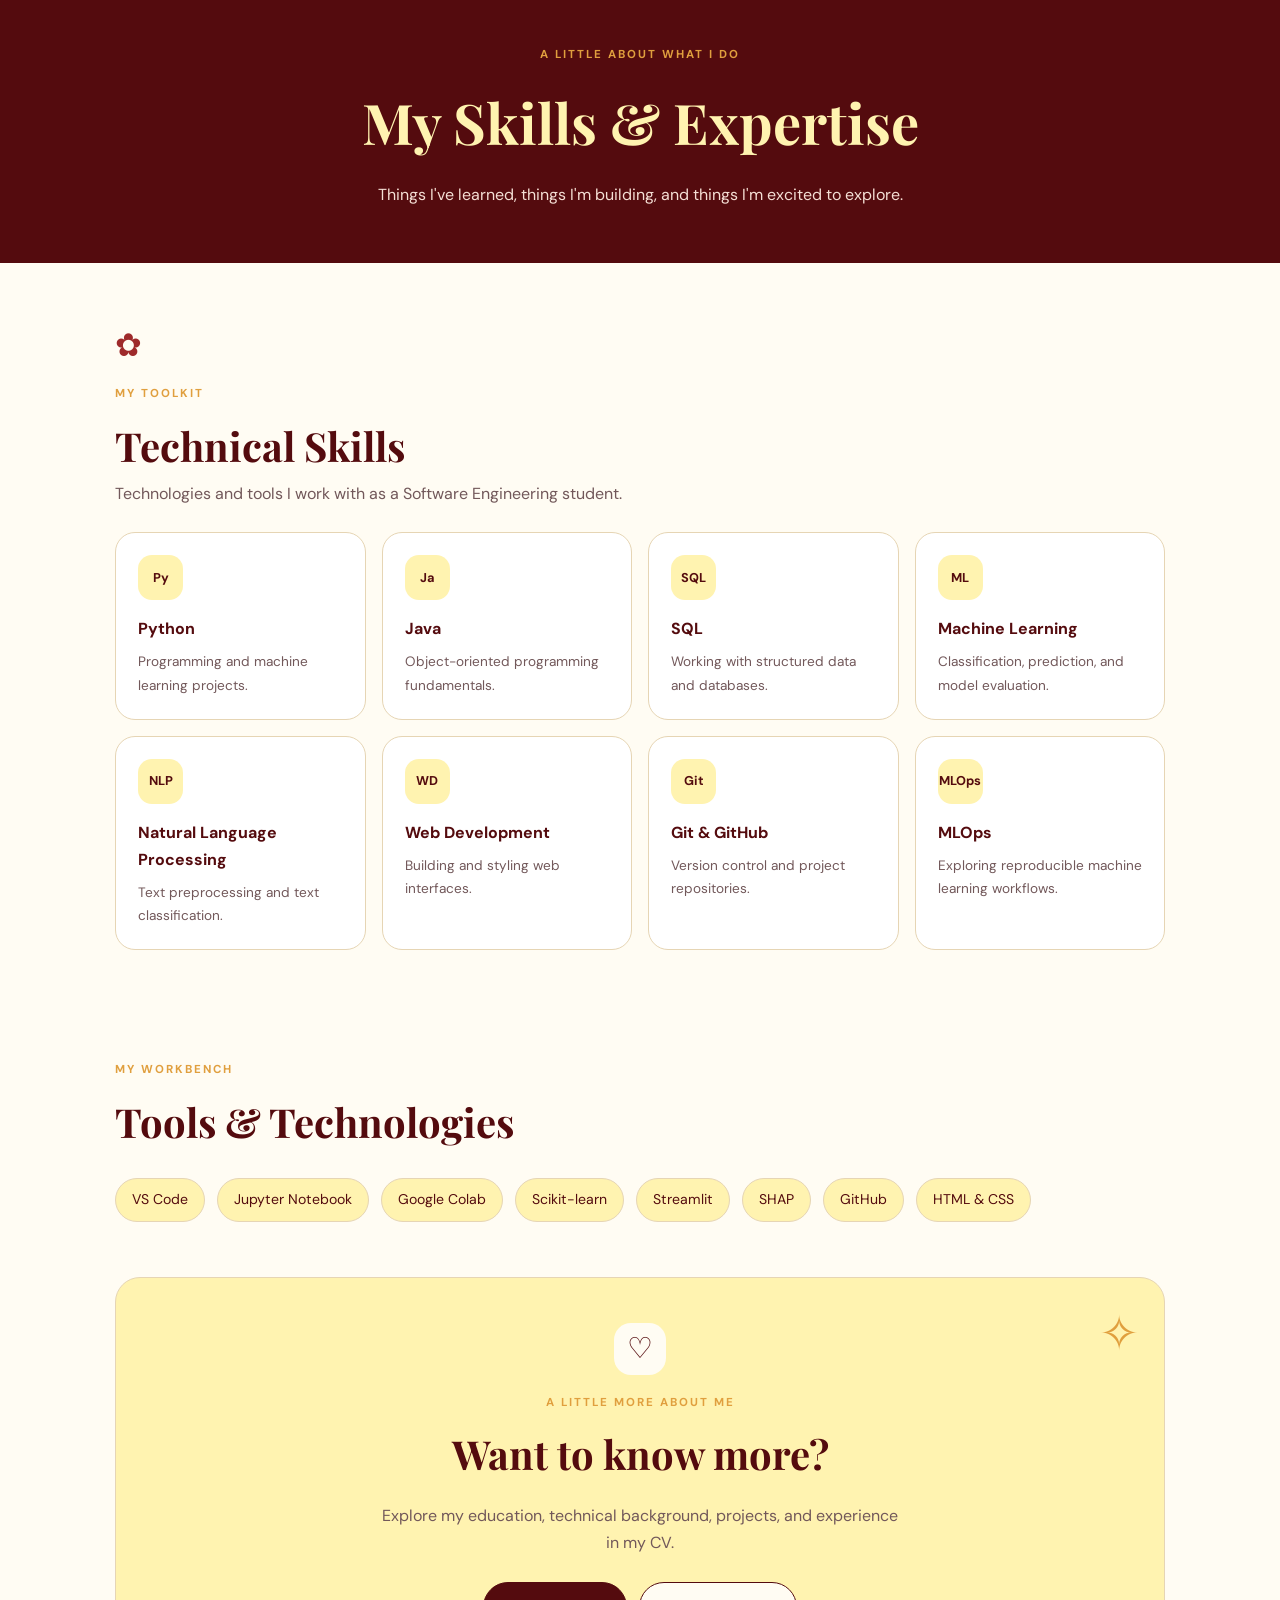
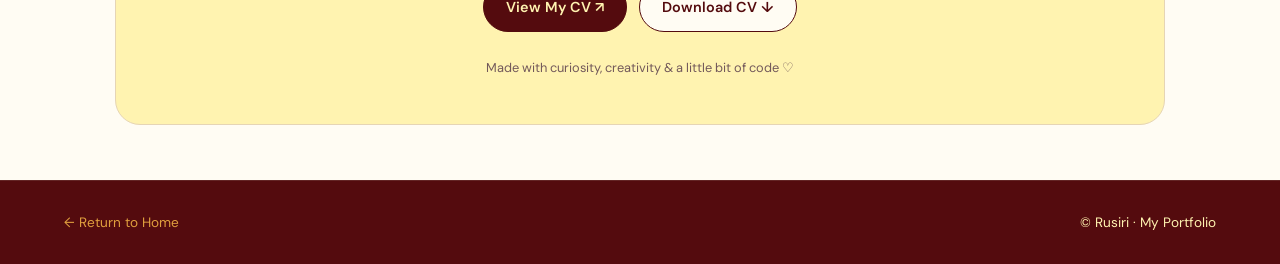
<file: skill.html>
<!DOCTYPE html>
<html lang="en">
<head>
    <meta charset="UTF-8">
    <meta name="viewport" content="width=device-width, initial-scale=1.0">

    <title>My Skills | Rusiri</title>

    <link rel="stylesheet" href="style.css">

    <link rel="preconnect" href="https://fonts.googleapis.com">
    <link rel="preconnect" href="https://fonts.gstatic.com" crossorigin>
    <link href="https://fonts.googleapis.com/css2?family=DM+Sans:wght@400;500;600;700&family=Playfair+Display:wght@500;600;700&display=swap" rel="stylesheet">
</head>

<body class="skills-page">

    <header class="skills-header">
        <p class="eyebrow">A LITTLE ABOUT WHAT I DO</p>
        <h1>My Skills & Expertise</h1>
        <p>Things I've learned, things I'm building, and things I'm excited to explore.</p>
    </header>

    <main class="skills-container">

        <!-- Technical Skills -->
        <section class="skills-section">
            <span class="section-icon">✿</span>
            <p class="section-label">MY TOOLKIT</p>
            <h2>Technical Skills</h2>
            <p class="section-description">
                Technologies and tools I work with as a Software Engineering student.
            </p>

            <div class="skills-grid">
                <article class="skill-card">
                    <span class="skill-icon">Py</span>
                    <h3>Python</h3>
                    <p>Programming and machine learning projects.</p>
                </article>

                <article class="skill-card">
                    <span class="skill-icon">Ja</span>
                    <h3>Java</h3>
                    <p>Object-oriented programming fundamentals.</p>
                </article>

                <article class="skill-card">
                    <span class="skill-icon">SQL</span>
                    <h3>SQL</h3>
                    <p>Working with structured data and databases.</p>
                </article>

                <article class="skill-card">
                    <span class="skill-icon">ML</span>
                    <h3>Machine Learning</h3>
                    <p>Classification, prediction, and model evaluation.</p>
                </article>

                <article class="skill-card">
                    <span class="skill-icon">NLP</span>
                    <h3>Natural Language Processing</h3>
                    <p>Text preprocessing and text classification.</p>
                </article>

                <article class="skill-card">
                    <span class="skill-icon">WD</span>
                    <h3>Web Development</h3>
                    <p>Building and styling web interfaces.</p>
                </article>

                <article class="skill-card">
                    <span class="skill-icon">Git</span>
                    <h3>Git & GitHub</h3>
                    <p>Version control and project repositories.</p>
                </article>

                <article class="skill-card">
                    <span class="skill-icon">MLOps</span>
                    <h3>MLOps</h3>
                    <p>Exploring reproducible machine learning workflows.</p>
                </article>
            </div>
        </section>

        <!-- Tools and Technologies -->
        <section class="skills-section">
            <p class="section-label">MY WORKBENCH</p>
            <h2>Tools & Technologies</h2>

            <div class="technology-pills">
                <span>VS Code</span>
                <span>Jupyter Notebook</span>
                <span>Google Colab</span>
                <span>Scikit-learn</span>
                <span>Streamlit</span>
                <span>SHAP</span>
                <span>GitHub</span>
                <span>HTML & CSS</span>
            </div>
        </section>

        <!-- CV Section -->
        <section class="cv-section">
            <div class="cv-decoration">✧</div>
            <span class="cv-icon">♡</span>

            <p class="section-label">A LITTLE MORE ABOUT ME</p>
            <h2>Want to know more?</h2>

            <p class="cv-description">
                Explore my education, technical background, projects,
                and experience in my CV.
            </p>

            <div class="cv-buttons">
                <a href="Rusiri_Ranmini_CV_.pdf"
                   target="_blank"
                   rel="noopener noreferrer"
                   class="cv-button primary-button">
                    View My CV ↗
                </a>

                <a href="Rusiri_Ranmini_CV_.pdf"
                   download
                   class="cv-button secondary-button">
                    Download CV ↓
                </a>
            </div>

            <p class="cv-note">
                Made with curiosity, creativity & a little bit of code ♡
            </p>
        </section>

    </main>

    <footer class="skills-footer">
        <a href="index.html">← Return to Home</a>
        <p>© Rusiri · My Portfolio</p>
    </footer>

</body>
</html>
</file>
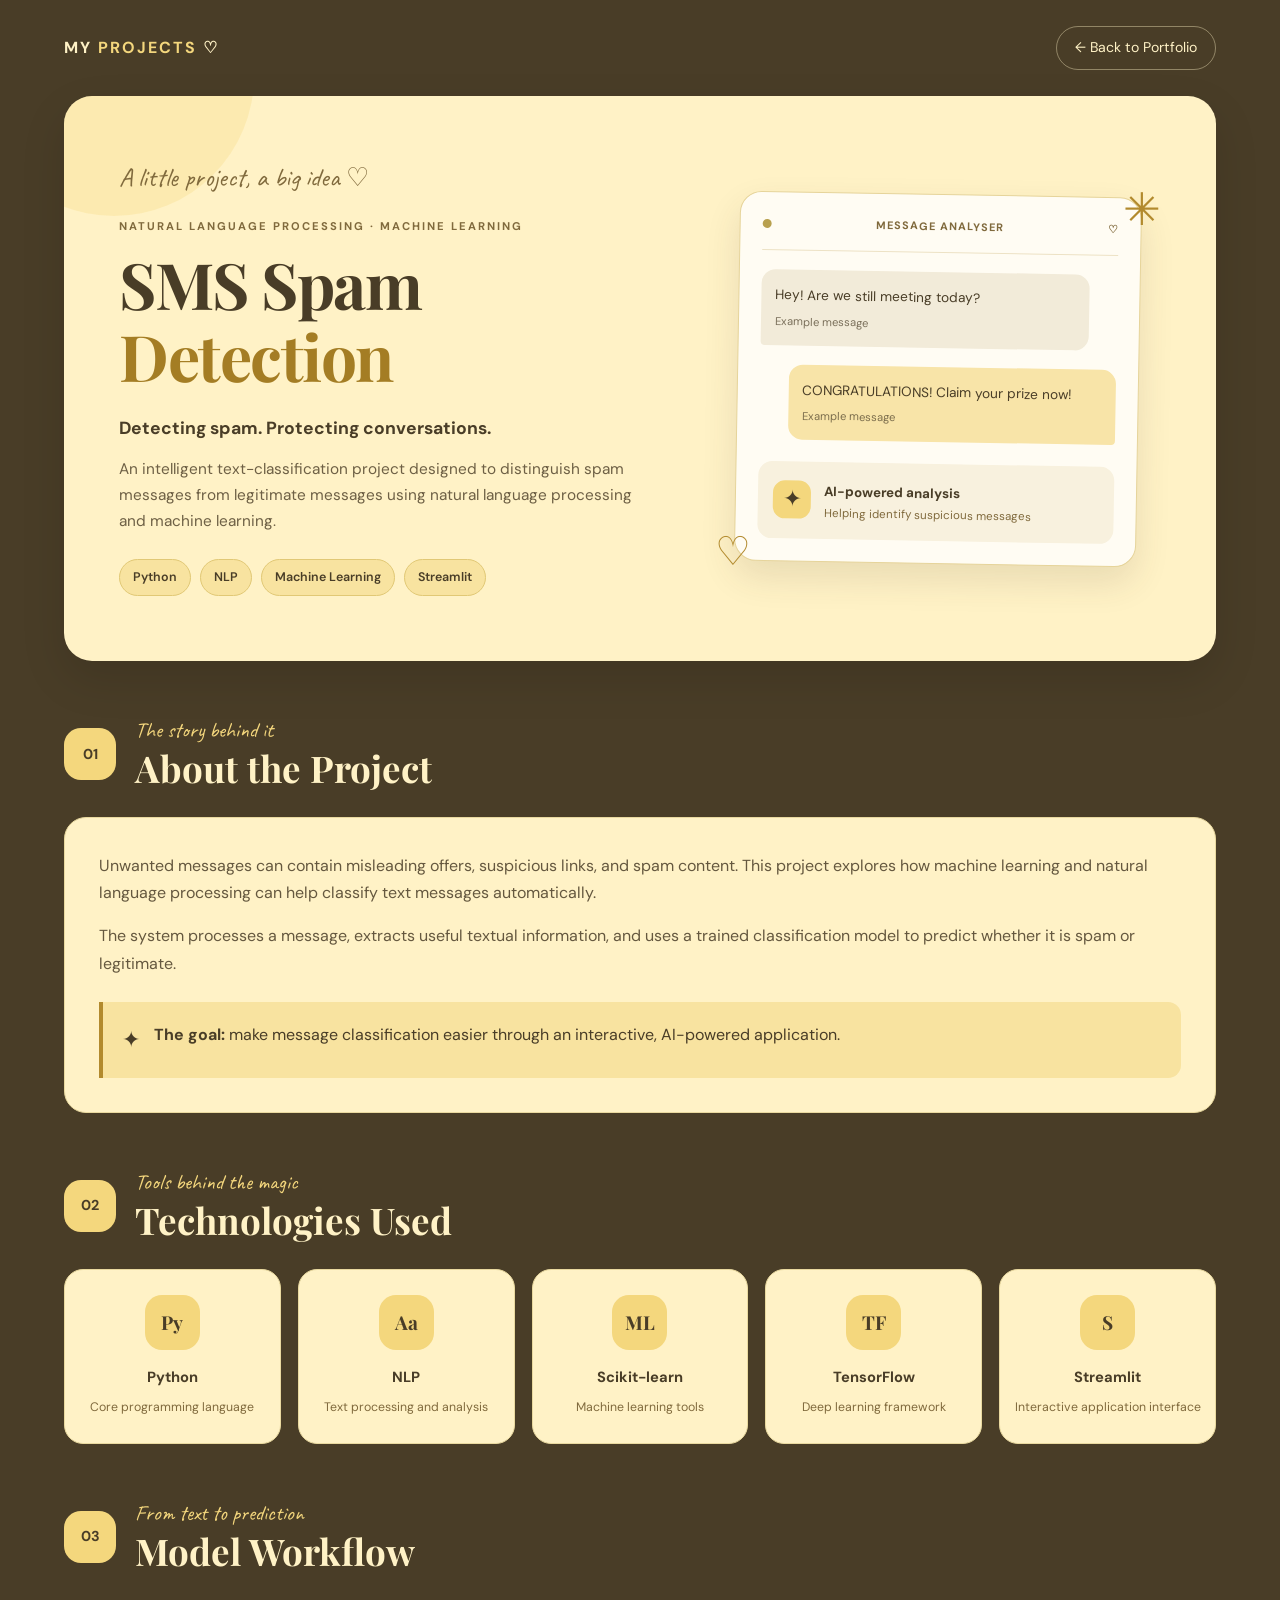
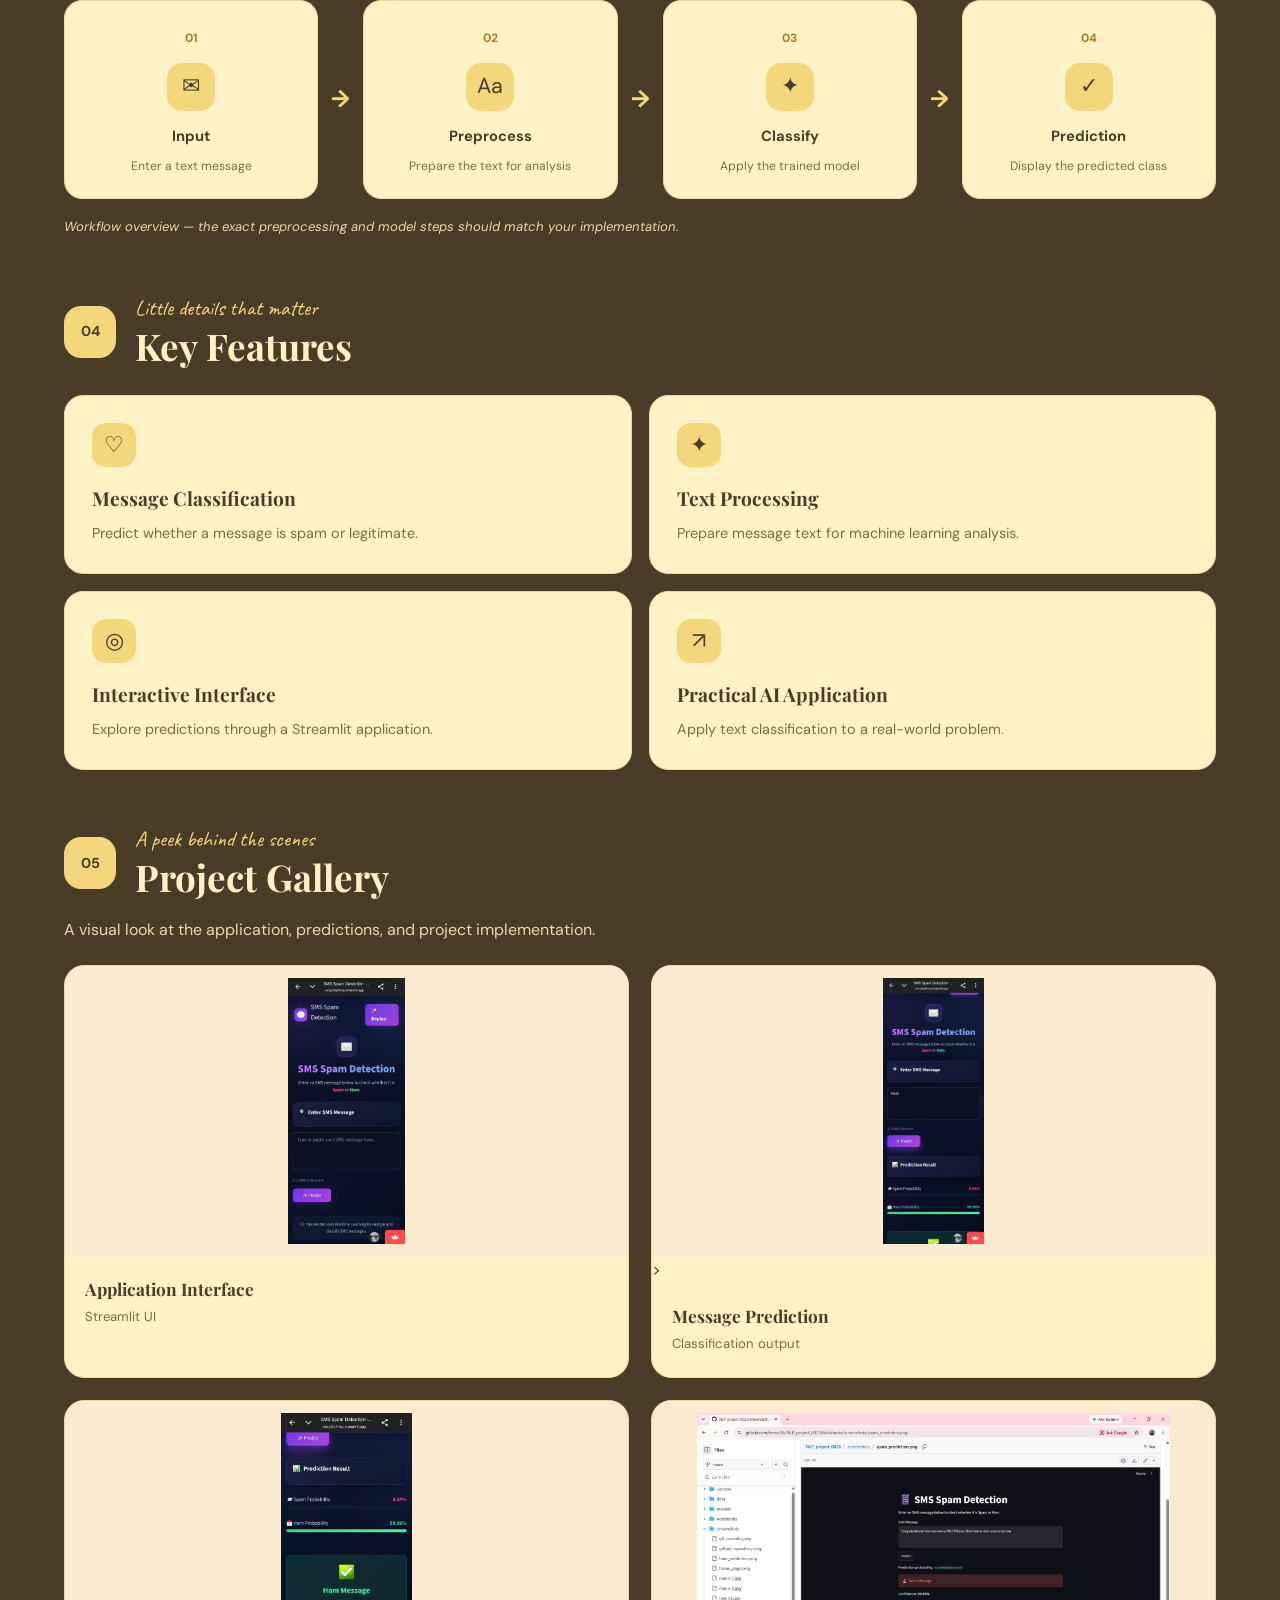
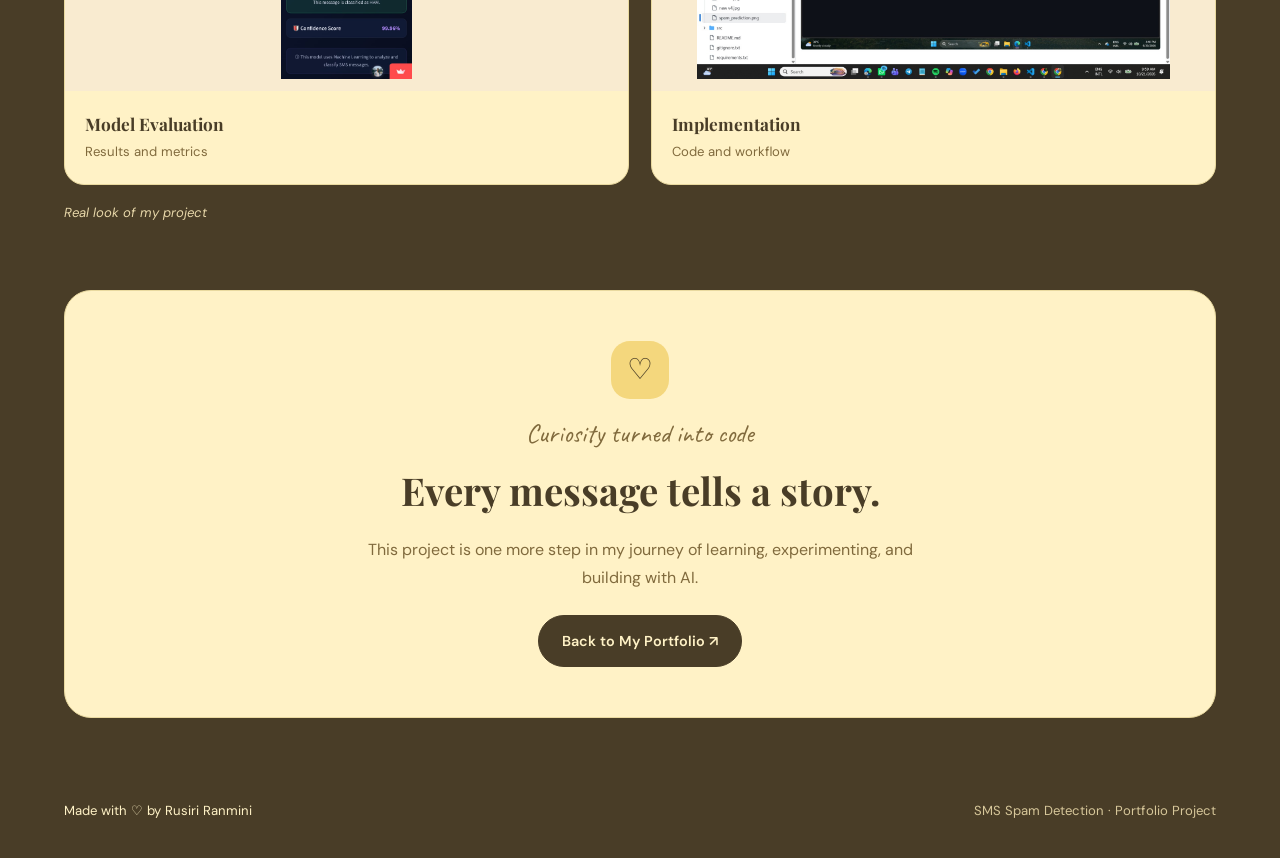
<file: sms-spam.html>
<!DOCTYPE html>
<html lang="en">
<head>
  <meta charset="UTF-8">
  <meta name="viewport" content="width=device-width, initial-scale=1.0">

  <title>SMS Spam Detection | Rusiri Ranmini</title>

  <link rel="preconnect" href="https://fonts.googleapis.com">
  <link rel="preconnect" href="https://fonts.gstatic.com" crossorigin>
  <link href="https://fonts.googleapis.com/css2?family=DM+Sans:wght@400;500;600;700&family=Playfair+Display:wght@500;600;700&family=Caveat:wght@500;600&display=swap" rel="stylesheet">

  <link rel="stylesheet" href="sms-spam.css">
</head>

<body class="sms-page">

  <header class="sms-header">
    <a class="sms-brand" href="index.html">
      MY <span>PROJECTS</span> ♡
    </a>

    <a class="sms-back-link" href="index.html#projects">
      ← Back to Portfolio
    </a>
  </header>

  <main class="sms-main">

    <!-- Project introduction -->
    <section class="sms-hero">
      <div class="sms-hero-text">
        <p class="sms-handwriting">A little project, a big idea ♡</p>

        <p class="sms-eyebrow">
          NATURAL LANGUAGE PROCESSING · MACHINE LEARNING
        </p>

        <h1>SMS Spam <span>Detection</span></h1>

        <p class="sms-tagline">
          Detecting spam. Protecting conversations.
        </p>

        <p class="sms-description">
          An intelligent text-classification project designed to
          distinguish spam messages from legitimate messages using
          natural language processing and machine learning.
        </p>

        <div class="sms-tags">
          <span>Python</span>
          <span>NLP</span>
          <span>Machine Learning</span>
          <span>Streamlit</span>
        </div>
      </div>

      <div class="sms-hero-art" aria-label="Message classification illustration">
        <div class="sms-chat-card">
          <div class="sms-chat-top">
            <span class="sms-status-dot"></span>
            <span>MESSAGE ANALYSER</span>
            <span>♡</span>
          </div>

          <div class="sms-message received">
            <span>Hey! Are we still meeting today?</span>
            <small>Example message</small>
          </div>

          <div class="sms-message suspicious">
            <span>CONGRATULATIONS! Claim your prize now!</span>
            <small>Example message</small>
          </div>

          <div class="sms-analysis">
            <span class="sms-analysis-icon">✦</span>
            <div>
              <strong>AI-powered analysis</strong>
              <p>Helping identify suspicious messages</p>
            </div>
          </div>
        </div>

        <span class="sms-decoration sms-star">✳</span>
        <span class="sms-decoration sms-heart">♡</span>
      </div>
    </section>

    <!-- About -->
    <section class="sms-section">
      <div class="sms-section-heading">
        <span class="sms-section-number">01</span>
        <div>
          <p class="sms-handwriting">The story behind it</p>
          <h2>About the Project</h2>
        </div>
      </div>

      <div class="sms-paper-card">
        <p>
          Unwanted messages can contain misleading offers, suspicious
          links, and spam content. This project explores how machine
          learning and natural language processing can help classify
          text messages automatically.
        </p>

        <p>
          The system processes a message, extracts useful textual
          information, and uses a trained classification model to
          predict whether it is spam or legitimate.
        </p>

        <div class="sms-highlight">
          <span>✦</span>
          <p>
            <strong>The goal:</strong> make message classification
            easier through an interactive, AI-powered application.
          </p>
        </div>
      </div>
    </section>

    <!-- Technologies -->
    <section class="sms-section">
      <div class="sms-section-heading">
        <span class="sms-section-number">02</span>
        <div>
          <p class="sms-handwriting">Tools behind the magic</p>
          <h2>Technologies Used</h2>
        </div>
      </div>

      <div class="sms-tech-grid">
        <article class="sms-tech-card">
          <span class="sms-tech-icon">Py</span>
          <h3>Python</h3>
          <p>Core programming language</p>
        </article>

        <article class="sms-tech-card">
          <span class="sms-tech-icon">Aa</span>
          <h3>NLP</h3>
          <p>Text processing and analysis</p>
        </article>

        <article class="sms-tech-card">
          <span class="sms-tech-icon">ML</span>
          <h3>Scikit-learn</h3>
          <p>Machine learning tools</p>
        </article>

        <article class="sms-tech-card">
          <span class="sms-tech-icon">TF</span>
          <h3>TensorFlow</h3>
          <p>Deep learning framework</p>
        </article>

        <article class="sms-tech-card">
          <span class="sms-tech-icon">S</span>
          <h3>Streamlit</h3>
          <p>Interactive application interface</p>
        </article>
      </div>
    </section>

    <!-- Workflow -->
    <section class="sms-section">
      <div class="sms-section-heading">
        <span class="sms-section-number">03</span>
        <div>
          <p class="sms-handwriting">From text to prediction</p>
          <h2>Model Workflow</h2>
        </div>
      </div>

      <div class="sms-workflow">
        <article class="sms-workflow-step">
          <span>01</span>
          <div class="sms-workflow-icon">✉</div>
          <h3>Input</h3>
          <p>Enter a text message</p>
        </article>

        <span class="sms-workflow-arrow">→</span>

        <article class="sms-workflow-step">
          <span>02</span>
          <div class="sms-workflow-icon">Aa</div>
          <h3>Preprocess</h3>
          <p>Prepare the text for analysis</p>
        </article>

        <span class="sms-workflow-arrow">→</span>

        <article class="sms-workflow-step">
          <span>03</span>
          <div class="sms-workflow-icon">✦</div>
          <h3>Classify</h3>
          <p>Apply the trained model</p>
        </article>

        <span class="sms-workflow-arrow">→</span>

        <article class="sms-workflow-step">
          <span>04</span>
          <div class="sms-workflow-icon">✓</div>
          <h3>Prediction</h3>
          <p>Display the predicted class</p>
        </article>
      </div>

      <p class="sms-note">
        Workflow overview — the exact preprocessing and model steps
        should match your implementation.
      </p>
    </section>

    <!-- Features -->
    <section class="sms-section">
      <div class="sms-section-heading">
        <span class="sms-section-number">04</span>
        <div>
          <p class="sms-handwriting">Little details that matter</p>
          <h2>Key Features</h2>
        </div>
      </div>

      <div class="sms-features-grid">
        <article class="sms-feature-card">
          <span>♡</span>
          <h3>Message Classification</h3>
          <p>Predict whether a message is spam or legitimate.</p>
        </article>

        <article class="sms-feature-card">
          <span>✦</span>
          <h3>Text Processing</h3>
          <p>Prepare message text for machine learning analysis.</p>
        </article>

        <article class="sms-feature-card">
          <span>◎</span>
          <h3>Interactive Interface</h3>
          <p>Explore predictions through a Streamlit application.</p>
        </article>

        <article class="sms-feature-card">
          <span>↗</span>
          <h3>Practical AI Application</h3>
          <p>Apply text classification to a real-world problem.</p>
        </article>
      </div>
    </section>

    <!-- Gallery -->
    <section class="sms-section">
      <div class="sms-section-heading">
        <span class="sms-section-number">05</span>
        <div>
          <p class="sms-handwriting">A peek behind the scenes</p>
          <h2>Project Gallery</h2>
        </div>
      </div>

      <p class="sms-gallery-intro">
        A visual look at the application, predictions, and project
        implementation.
      </p>

      <div class="sms-gallery">
        <figure class="sms-gallery-card">
          <div class="sms-gallery-placeholder">
             <img
  src="images/sms-spam/app interface.jpeg"
  alt="SMS Spam Detection application interface">
            
          </div>
          <figcaption>
            <strong>Application Interface</strong>
            <span>Streamlit UI</span>
          </figcaption>
        </figure>

        <figure class="sms-gallery-card">
          <div class="sms-gallery-placeholder">
            <img
  src="images/sms-spam/app prediction.jpeg"
  alt="SMS Spam Detection application prediction">
>
          </div>
          <figcaption>
            <strong>Message Prediction</strong>
            <span>Classification output</span>
          </figcaption>
        </figure>

        <figure class="sms-gallery-card">
          <div class="sms-gallery-placeholder">
            <img
  src="images/sms-spam/app result.jpeg"
  alt="SMS Spam Detection application result">
          </div>
          <figcaption>
            <strong>Model Evaluation</strong>
            <span>Results and metrics</span>
          </figcaption>
        </figure>

        <figure class="sms-gallery-card">
          <div class="sms-gallery-placeholder">
  <img
  src="images/sms-spam/app workflow.jpeg"
  alt="SMS Spam Detection application workflow">
          </div>
          <figcaption>
            <strong>Implementation</strong>
            <span>Code and workflow</span>
          </figcaption>
        </figure>
      </div>

      <p class="sms-note">
        Real look of my project
      </p>
    </section>

    <!-- Closing -->
    <section class="sms-closing">
      <span class="sms-closing-heart">♡</span>
      <p class="sms-handwriting">Curiosity turned into code</p>
      <h2>Every message tells a story.</h2>
      <p>
        This project is one more step in my journey of learning,
        experimenting, and building with AI.
      </p>

      <a class="sms-home-button" href="index.html#projects">
        Back to My Portfolio ↗
      </a>
    </section>

  </main>

  <footer class="sms-footer">
    <p>Made with ♡ by Rusiri Ranmini</p>
    <span>SMS Spam Detection · Portfolio Project</span>
  </footer>

</body>
</html>
</file>
<file: style.css>
/* =========================================
   RUSIRI RANMINI — FOREST GREEN PORTFOLIO
   Designed for your existing HTML
   ========================================= */

/* 1. COLOUR PALETTE */

:root {
  --forest: #08271e;
  --forest-dark: #061f18;
  --forest-light: #10392b;
  --forest-card: #0c3024;

  --cream: #f2e9df;
  --cream-soft: #dedfd2;

  --sage: #a9c6ac;
  --sage-light: #c9dccb;
  --sage-muted: #8eaf98;

  --border: rgba(201, 220, 203, 0.28);

  --heading-font: "Playfair Display", Georgia, serif;
  --body-font: "DM Sans", Arial, sans-serif;
  --hand-font: "Caveat", cursive;
}


/* 2. GLOBAL STYLES */

* {
  box-sizing: border-box;
  margin: 0;
  padding: 0;
}

html {
  scroll-behavior: smooth;
  scroll-padding-top: 90px;
}

body {
  min-height: 100vh;
  overflow-x: hidden;

  color: var(--cream);
  font-family: var(--body-font);
  line-height: 1.7;

  background:
    radial-gradient(
      circle at 78% 16%,
      rgba(33, 83, 59, 0.25),
      transparent 32%
    ),
    radial-gradient(
      circle at 12% 75%,
      rgba(27, 72, 51, 0.18),
      transparent 30%
    ),
    var(--forest);
}

img {
  display: block;
  max-width: 100%;
}

a {
  color: inherit;
  text-decoration: none;
}

button {
  font: inherit;
}

::selection {
  color: var(--forest-dark);
  background: var(--sage-light);
}


/* 3. NAVIGATION BAR */

.navbar {
  width: 100%;
  min-height: 76px;

  padding: 16px clamp(24px, 7.5vw, 120px);

  display: flex;
  align-items: center;
  justify-content: space-between;
  gap: 28px;

  background: rgba(6, 31, 24, 0.28);
  border-bottom: 1px solid rgba(201, 220, 203, 0.14);

  position: relative;
  z-index: 10;
}

.brand {
  flex-shrink: 0;

  font-family: var(--heading-font);
  font-size: clamp(1.2rem, 2vw, 1.7rem);
  font-weight: 500;
  letter-spacing: 0.025em;

  color: var(--cream);
}

.brand span {
  color: var(--sage);
  font-style: italic;
}

.navbar nav {
  display: flex;
  align-items: center;
  justify-content: flex-end;
  gap: clamp(15px, 2.3vw, 35px);
}

.navbar nav a {
  position: relative;

  padding: 8px 0;

  font-size: 0.92rem;
  color: var(--cream-soft);

  transition: color 0.25s ease;
}

.navbar nav a::after {
  content: "";

  position: absolute;
  left: 0;
  bottom: 2px;

  width: 0;
  height: 1px;

  background: var(--sage);
  transition: width 0.25s ease;
}

.navbar nav a:hover,
.navbar nav a.active {
  color: var(--cream);
}

.navbar nav a:hover::after,
.navbar nav a.active::after {
  width: 100%;
}


/* 4. HERO SECTION — OVERALL LAYOUT */

.hero {
  width: 100%;
  max-width: 1600px;

  min-height: 610px;
  margin: 0 auto;

  padding: 48px clamp(28px, 8vw, 125px) 220px;

  position: relative;
  isolation: isolate;

  display: grid;

  grid-template-columns:
    minmax(0, 1.05fr)
    minmax(0, 0.95fr);

  grid-template-rows: auto;
  align-items: center;
  gap: 28px;
}


/* 5. INTRODUCTION — LEFT SIDE */

.hero-content {
  grid-column: 1;
  grid-row: 1;
  position: relative;
  z-index: 3;
  width: 100%;
  max-width: 720px;
  margin-left: 570px;
  padding: 10px 0 20px;
  transform: none;
}

.handwriting {
  margin-bottom: 10px;

  color: var(--sage);
  font-family: var(--hand-font);
  font-size: clamp(2.1rem, 3.5vw, 3.2rem);
  font-weight: 500;
  line-height: 1.2;
}

.handwriting span {
  color: var(--sage-muted);
}

.hero-content h1 {
  margin-bottom: 16px;

  color: var(--cream);

  font-family: var(--heading-font);
  font-size: clamp(2.8rem, 5vw, 4.8rem);
  font-weight: 500;
  line-height: 1.12;
  letter-spacing: -0.025em;
}

.eyebrow {
  margin-bottom: 20px;

  color: var(--sage);
  font-size: clamp(0.72rem, 1vw, 0.86rem);
  font-weight: 500;
  letter-spacing: 0.15em;
  line-height: 1.8;
}

.intro {
  max-width: 580px;

  color: #e0e6dc;
  font-size: 0.96rem;
  line-height: 1.9;
}


/* 6. HERO BUTTONS */

.hero-actions {
  display: flex;
  flex-wrap: wrap;
  align-items: center;
  gap: 14px;

  margin-top: 26px;
}

.button {
  min-height: 48px;

  padding: 11px 24px;

  display: inline-flex;
  align-items: center;
  justify-content: center;
  gap: 8px;

  border: 1px solid transparent;
  border-radius: 999px;

  font-size: 0.92rem;
  font-weight: 500;

  transition:
    background 0.25s ease,
    color 0.25s ease,
    border-color 0.25s ease,
    transform 0.25s ease;
}

.button:hover {
  transform: translateY(-3px);
}

.button-primary {
  color: var(--forest-dark);
  background: var(--sage);
  border-color: var(--sage);
}

.button-primary:hover {
  background: var(--sage-light);
  border-color: var(--sage-light);
}

.button-secondary {
  color: var(--sage-light);
  background: transparent;
  border-color: var(--sage);
}

.button-secondary:hover {
  color: var(--cream);
  background: rgba(169, 198, 172, 0.1);
}


/* 7. SOCIAL LINKS */

.social-links {
  display: flex;
  align-items: center;
  flex-wrap: wrap;
  gap: 24px;

  margin-top: 25px;
}

.social-links a {
  color: var(--sage-light);
  font-size: 0.92rem;

  transition: color 0.2s ease;
}

.social-links a:hover {
  color: var(--cream);
}


/* 8. PROFILE IMAGE — RIGHT SIDE */
/* Profile picture — slightly higher and more to the right */
.hero-art {
  grid-column: 2;
  grid-row: 1;

  position: relative;
  z-index: 2;

  width: 115%;
  min-height: 440px;

  display: flex;
  align-items: center;
  justify-content: flex-end;

  margin-left: -10px;
}

/* Slightly bigger and higher portrait */
.portrait {
  width: 120%;
  max-width: 550px;
  max-height: 570px;

  height: auto;
  object-fit: contain;
  object-position: center bottom;

  border: none;
  border-radius: 0;
  box-shadow: none;

  transform: translateY(-25px);

  filter: drop-shadow(0 18px 28px rgba(0, 0, 0, 0.18));
}
/* Soft background glow behind the portrait */

.hero-art::before {
  content: "";

  position: absolute;
  z-index: -1;

  width: 78%;
  aspect-ratio: 1 / 1;

  top: 50%;
  left: 50%;

  transform: translate(-50%, -50%);

  background: radial-gradient(
    circle,
    rgba(49, 94, 67, 0.32),
    rgba(49, 94, 67, 0.06) 65%,
    transparent 75%
  );
}

.portrait {
  width: 100%;
  max-width: 440px;
  max-height: 470px;

  height: auto;

  object-fit: contain;
  object-position: center bottom;

  border: none;
  border-radius: 0;
  box-shadow: none;

  filter: drop-shadow(0 18px 28px rgba(0, 0, 0, 0.18));

  transition: transform 0.4s ease;
}

.portrait:hover {
  transform: translateY(-4px);
}


/* 9. SMALL DECORATIVE SYMBOLS */

.flower {
  position: absolute;
  z-index: 4;

  color: var(--sage);
  pointer-events: none;
}

.flower-one {
  top: 10%;
  right: 10%;

  font-size: 2rem;
  transform: rotate(-12deg);
}

.flower-two {
  top: 28%;
  right: 1%;

  color: var(--cream);
  font-size: 1.8rem;
  transform: rotate(12deg);
}



/* 11. MANGA ILLUSTRATION — BOTTOM RIGHT */

/* Left manga illustration */
.about-me-collage {
  position: absolute;
  left: 0;
  bottom: 100px; /* Increase this value to move it UP */
  width: min(150%, 640px);
  max-height: 485px;
  object-fit: contain;
  object-position: left bottom;
  z-index: 1;
  pointer-events: none;
}

/* Right manga illustration */
.study-banner-wrap {
  position: absolute;
  right: 0;
  bottom: 5px; /* Increase this value to move it UP */
  width: min(65%, 630px);
  max-height: 385px;
  display: flex;
  align-items: flex-end;
  justify-content: flex-end;
  z-index: 1;
  pointer-events: none;
}


/* 12. OVERVIEW SECTION */

.overview {
  width: min(1240px, calc(100% - 64px));

  margin: 0 auto;
  padding: 22px 0 75px;

  display: grid;
  grid-template-columns: repeat(4, minmax(0, 1fr));
  align-items: stretch;
  gap: 15px;

  position: relative;
  z-index: 3;
}


/* 13. OVERVIEW CARDS */

.overview-card {
  min-width: 0;

  position: relative;

  padding: 22px 20px 20px;

  display: flex;
  flex-direction: column;
  align-items: flex-start;

  color: var(--cream);

  background: rgba(6, 31, 24, 0.42);
  border: 1px solid var(--border);
  border-radius: 13px;

  transition:
    background 0.25s ease,
    border-color 0.25s ease,
    transform 0.25s ease;
}

.overview-card:hover {
  background: rgba(25, 71, 53, 0.45);
  border-color: rgba(201, 220, 203, 0.65);

  transform: translateY(-4px);
}


/* Decorative card icon */

.card-icon {
  align-self: flex-end;

  color: var(--sage);
  font-size: 1.15rem;
  line-height: 1;
}


/* Card headings */

.overview-card h2 {
  margin: 0 0 5px;

  color: var(--cream);

  font-family: var(--heading-font);
  font-size: 1.3rem;
  font-weight: 500;
  line-height: 1.4;
}


/* Card illustrations */

.card-illustration {
  order: 0;

  width: 100%;
  height: 105px;

  margin: 4px auto 12px;

  object-fit: contain;
  object-position: center;
}


/* Card subtitle */

.card-subtitle {
  margin-bottom: 12px;

  color: var(--sage);
  font-size: 0.77rem;
  font-weight: 500;
  letter-spacing: 0.035em;
}


/* Card lists */

.overview-card ul {
  width: 100%;

  padding-left: 17px;
  margin: 0 0 15px;

  color: var(--cream-soft);
  font-size: 0.88rem;
  line-height: 1.8;
}

.overview-card li {
  padding-left: 2px;
  margin-bottom: 4px;
}

.overview-card li::marker {
  color: var(--sage);
}

.overview-card li a {
  transition: color 0.2s ease;
}

.overview-card li a:hover {
  color: var(--sage-light);
}


/* Skill tags */

.skill-tags {
  display: flex;
  flex-wrap: wrap;
  gap: 7px;

  margin: 0 0 18px;
}

.skill-tags span {
  padding: 5px 9px;

  color: var(--sage-light);
  background: rgba(169, 198, 172, 0.08);

  border: 1px solid rgba(169, 198, 172, 0.23);
  border-radius: 6px;

  font-size: 0.73rem;
  line-height: 1.4;
}


/* Card links */

.card-link,
.overview-card > a {
  color: var(--sage-light);
  font-size: 0.88rem;

  transition: color 0.2s ease;
}

.overview-card > a {
  margin-top: auto;
}

.card-link:hover,
.overview-card > a:hover {
  color: var(--cream);
}


/* 14. CONTACT SECTION */

.contact-section {
  padding: 75px 24px 85px;

  text-align: center;

  border-top: 1px solid rgba(201, 220, 203, 0.14);

  background: linear-gradient(
    180deg,
    transparent,
    rgba(6, 31, 24, 0.35)
  );
}

.contact-section .handwriting {
  margin-bottom: 14px;

  color: var(--sage);
  font-size: clamp(2rem, 3vw, 2.8rem);
}

.contact-section h2 {
  margin-bottom: 12px;

  color: var(--cream);

  font-family: var(--heading-font);
  font-size: clamp(1.8rem, 3.5vw, 2.8rem);
  font-weight: 500;
  line-height: 1.3;
}

.contact-section > p:not(.handwriting) {
  margin-bottom: 25px;
  color: var(--cream-soft);
}


/* 15. FOOTER */

footer {
  padding: 20px 24px;

  text-align: center;

  border-top: 1px solid rgba(201, 220, 203, 0.12);

  color: #aebfae;
  font-size: 0.85rem;
}

footer p {
  margin: 0;
}


/* =========================================
   RESPONSIVE DESIGN — TABLETS
   ========================================= */

@media (max-width: 1050px) {

  .navbar {
    padding-right: 32px;
    padding-left: 32px;
  }

  .navbar nav {
    gap: 18px;
  }

  .brand {
    font-size: 1.25rem;
  }

  .hero {
    padding: 45px 38px 175px;
    grid-template-columns: 1fr 0.85fr;
    gap: 20px;
  }

  .hero-content h1 {
    font-size: clamp(2.5rem, 5vw, 3.8rem);
  }

  .hero-art {
    min-height: 340px;
  }

  .portrait {
    max-height: 390px;
  }

  .about-me-collage {
    width: 34%;
    max-height: 220px;
  }

  .study-banner-wrap {
    width: 45%;
    max-height: 180px;
  }

  .study-banner {
    max-height: 180px;
  }

  .overview {
    grid-template-columns: repeat(2, minmax(0, 1fr));
    gap: 16px;
  }

  .overview-card {
    padding: 20px;
  }
}


/* =========================================
   RESPONSIVE DESIGN — MOBILE
   ========================================= */

@media (max-width: 700px) {

  .navbar {
    min-height: 70px;
    padding: 15px 20px;

    flex-wrap: wrap;
  }

  .brand {
    font-size: 1.12rem;
  }

  .navbar nav {
    width: 100%;

    justify-content: center;
    flex-wrap: wrap;
    gap: 10px 20px;
  }

  .navbar nav a {
    font-size: 0.82rem;
  }

  .hero {
    display: flex;
    flex-direction: column;

    padding: 38px 23px 145px;
    gap: 10px;
  }

.hero-content {
  grid-column: 1;
  grid-row: 1;

  position: relative;
  z-index: 3;

  width: 100%;
  max-width: 620px;

  padding: 10px 0 20px;


}

  .hero-content h1 {
    font-size: clamp(2.5rem, 10vw, 3.7rem);
  }

  .handwriting {
    font-size: 2.35rem;
  }

  .eyebrow {
    font-size: 0.7rem;
    letter-spacing: 0.11em;
  }

  .intro {
    font-size: 0.91rem;
    line-height: 1.85;
  }

  .intro br {
    display: none;
  }

  .hero-actions {
    gap: 10px;
    margin-top: 22px;
  }

  .button {
    min-height: 45px;
    padding: 10px 19px;
    font-size: 0.86rem;
  }

  .social-links {
    gap: 20px;
    margin-top: 20px;
  }

  .hero-art {
    width: 100%;
    min-height: 280px;
    margin-top: 10px;
  }

  .portrait {
    max-height: 320px;
  }

  .flower-one {
    right: 12%;
    top: 8%;
  }

  .flower-two {
    right: 5%;
    top: 25%;
  }

  .about-me-collage {
    width: 47%;
    max-height: 145px;
  }

  .study-banner-wrap {
    width: 60%;
    max-height: 125px;
  }

  .study-banner {
    max-height: 125px;
  }

  .overview {
    width: calc(100% - 36px);

    padding-top: 20px;

    grid-template-columns: 1fr;
    gap: 14px;
  }

  .overview-card {
    padding: 18px 20px;
  }

  .card-illustration {
    height: 110px;
  }

  .overview-card h2 {
    font-size: 1.35rem;
  }

  .contact-section {
    padding: 60px 22px;
  }
}


/* SMALL PHONES */

@media (max-width: 380px) {

  .brand {
    font-size: 1rem;
  }

  .hero {
    padding-right: 18px;
    padding-left: 18px;
  }

  .hero-content h1 {
    font-size: 2.3rem;
  }

  .hero-actions {
    align-items: stretch;
    flex-direction: column;
  }

  .hero-actions .button {
    width: 100%;
  }

  .social-links {
    gap: 14px;
  }
}


/* ACCESSIBILITY */

@media (prefers-reduced-motion: reduce) {
  *,
  *::before,
  *::after {
    scroll-behavior: auto !important;
    transition-duration: 0.01ms !important;
    animation-duration: 0.01ms !important;
  }
}
/* =================================
   FIX: CARD ILLUSTRATIONS BESIDE TITLES
   ================================= */

.overview-card {
  position: relative;
  display: flex;
  flex-direction: column;
  align-items: flex-start;
}

/* Keep the topic title and icon together */
.overview-card h2 {
  order: 1;
  width: 100%;
  margin: 0 0 8px;
  padding-right: 85px;
  min-height: 36px;
}

/* Move each illustration to the top-right corner */
.overview-card .card-illustration {
  order: 0;
  position: absolute;
  top: 42px;
  right: 18px;

  width: 76px;
  height: 76px;
  margin: 0;

  object-fit: contain;
  object-position: center;
}

/* Keep the little heart or flower near the title */
.overview-card .card-icon {
  position: absolute;
  top: 22px;
  right: 20px;
  z-index: 2;

  font-size: 1rem;
  color: var(--sage);
}

/* Text starts neatly below the heading */
.overview-card .card-subtitle {
  order: 2;
  width: 100%;
  margin: 8px 0 12px;
}

.overview-card p:not(.card-subtitle) {
  order: 3;
}

.overview-card ul,
.overview-card .skill-tags {
  order: 4;
}

.overview-card .card-link,
.overview-card > a {
  order: 5;
  margin-top: auto;
}

/* Give the cards consistent height and spacing */
.overview-card {
  min-height: 350px;
  padding: 48px 24px 22px;
}

.overview-card ul {
  padding-left: 18px;
}

.overview-card li {
  margin-bottom: 8px;
}

/* Tablet and mobile adjustments */
@media (max-width: 1050px) {
  .overview-card {
    min-height: 320px;
  }
}

@media (max-width: 700px) {
  .overview-card {
    min-height: 280px;
    padding: 48px 20px 20px;
  }

  .overview-card .card-illustration {
    top: 40px;
    right: 18px;
    width: 65px;
    height: 65px;
  }

  .overview-card h2 {
    padding-right: 75px;
    font-size: 1.2rem;
  }
}

@media (max-width: 700px) {
  .hero-content {
    margin-left: 0;
  }
}

/* Make the manga images bigger */
.about-me-collage {
  width: 700px !important;
  max-width: 45vw !important;
  max-height: none !important;
}

.study-banner-wrap {
  width: 750px !important;
  max-width: 60vw !important;
  max-height: none !important;
}

.study-banner {
  width: 100% !important;
  max-height: 250px !important;
  height: none !important;


}

/* Fix homepage layout on mobile screens */
@media (max-width: 700px) {
  .hero {
    display: flex;
    flex-direction: column;
    align-items: center;
    gap: 24px;
    padding: 35px 22px 180px;
    min-height: auto;
    overflow: hidden;
  }

  .hero-content {
    order: 1;
    width: 100%;
    max-width: 100%;
    margin-left: 0;
    padding: 0;
    transform: none;
  }

  .hero-art {
    order: 2;
    width: 100%;
    min-height: 0;
    margin: 0;
    justify-content: center;
  }

  .portrait {
    width: 78%;
    max-width: 320px;
    max-height: none;
    transform: none;
  }

  /* Keep the decorative manga away from the text */
  .about-me-collage {
    width: 65%;
    max-width: 300px;
    max-height: none;
    bottom: 10px;
    left: 0;
    opacity: 0.9;
  }

  .study-banner-wrap {
    width: 65%;
    max-width: 320px;
    max-height: none;
    right: 0;
    bottom: 10px;
  }

  .study-banner {
    width: 100%;
    height: auto;
    max-height: none;
  }

  .hero-content h1 {
    font-size: clamp(2.4rem, 10vw, 3.5rem);
    overflow-wrap: anywhere;
  }

  .intro {
    overflow-wrap: anywhere;
  }
}

/* Smaller phones */
@media (max-width: 420px) {
  .about-me-collage {
    width: 58%;
  }

  .study-banner-wrap {
    width: 58%;
  }

  .hero-actions {
    flex-wrap: wrap;
  }

  .social-links {
    flex-wrap: wrap;
  }
}




/* =====================================
   SKILLS PAGE — FRENCH PUCE & VANILLA
   ===================================== */

.skills-page {
    --skills-ink: #540B0E;
    --skills-muted: #72585A;
    --skills-puce: #540B0E;
    --skills-auburn: #9E2A2B;
    --skills-yellow: #E09F3E;
    --skills-blue: #335C67;
    --skills-vanilla: #FFF3B0;
    --skills-white: #FFFCF3;
    --skills-border: #E6D5B4;

    margin: 0;
    min-height: 100vh;
    background: var(--skills-white);
    color: var(--skills-ink);
    font-family: "DM Sans", sans-serif;
    line-height: 1.7;
}

.skills-page * {
    box-sizing: border-box;
}

.skills-page a {
    text-decoration: none;
}

/* HEADER */

.skills-header {
    padding: 45px 20px 55px;
    background: var(--skills-puce);
    text-align: center;
}

.skills-header .back-link {
    display: inline-block;
    margin-bottom: 35px;
    color: var(--skills-vanilla);
    font-size: 0.9rem;
    transition: color 0.2s ease;
}

.skills-header .back-link:hover {
    color: var(--skills-yellow);
}

.skills-header .eyebrow,
.section-label {
    margin: 0 0 8px;
    color: var(--skills-yellow);
    font-size: 0.72rem;
    font-weight: 700;
    letter-spacing: 2px;
}

.skills-header h1,
.skills-section h2,
.cv-section h2 {
    margin: 0;
    color: var(--skills-ink);
    font-family: "Playfair Display", serif;
}

.skills-header h1 {
    color: var(--skills-vanilla);
    font-size: clamp(2.2rem, 5vw, 3.5rem);
}

.skills-header > p:last-child {
    max-width: 580px;
    margin: 12px auto 0;
    color: #F5DFD5;
}

/* MAIN CONTAINER */

.skills-container {
    width: min(1050px, 90%);
    margin: 0 auto;
}

.skills-section {
    padding: 55px 0;
}

.section-icon {
    display: inline-block;
    margin-bottom: 12px;
    color: var(--skills-auburn);
    font-size: 2rem;
}

.skills-section h2,
.cv-section h2 {
    font-size: clamp(1.8rem, 4vw, 2.5rem);
}

.section-description {
    color: var(--skills-muted);
}

/* SKILL CARDS */

.skills-grid {
    display: grid;
    grid-template-columns: repeat(4, minmax(0, 1fr));
    gap: 16px;
    margin-top: 25px;
}

.skill-card {
    padding: 22px;
    background: #FFFFFF;
    border: 1px solid var(--skills-border);
    border-radius: 20px;
    transition:
        transform 0.25s ease,
        box-shadow 0.25s ease,
        border-color 0.25s ease;
}

.skill-card:hover {
    transform: translateY(-5px);
    border-color: var(--skills-yellow);
    box-shadow: 0 12px 30px rgba(84, 11, 14, 0.10);
}

.skill-icon {
    display: grid;
    place-items: center;
    width: 45px;
    height: 45px;
    margin-bottom: 15px;
    background: var(--skills-vanilla);
    color: var(--skills-puce);
    border-radius: 14px;
    font-size: 0.8rem;
    font-weight: 700;
}

.skill-card h3 {
    margin: 0 0 8px;
    color: var(--skills-puce);
    font-size: 1rem;
}

.skill-card p {
    margin: 0;
    color: var(--skills-muted);
    font-size: 0.85rem;
}

/* TECHNOLOGY PILLS */

.technology-pills {
    display: flex;
    flex-wrap: wrap;
    gap: 12px;
    margin-top: 22px;
}

.technology-pills span {
    padding: 9px 16px;
    background: var(--skills-vanilla);
    color: var(--skills-puce);
    border: 1px solid var(--skills-border);
    border-radius: 30px;
    font-size: 0.88rem;
    transition:
        background 0.2s ease,
        color 0.2s ease;
}

.technology-pills span:hover {
    background: var(--skills-blue);
    color: #FFFFFF;
    border-color: var(--skills-blue);
}

/* CV CARD */

.cv-section {
    position: relative;
    padding: 45px 25px;
    overflow: hidden;
    background: var(--skills-vanilla);
    border: 1px solid var(--skills-border);
    border-radius: 25px;
    text-align: center;
}

.cv-decoration {
    position: absolute;
    top: 15px;
    right: 25px;
    color: var(--skills-yellow);
    font-size: 3rem;
}

.cv-icon {
    display: grid;
    place-items: center;
    width: 52px;
    height: 52px;
    margin: 0 auto 18px;
    background: var(--skills-white);
    color: var(--skills-puce);
    border-radius: 17px;
    font-size: 1.8rem;
}

.cv-section h2 {
    color: var(--skills-puce);
}

.cv-description {
    max-width: 520px;
    margin: 14px auto 25px;
    color: var(--skills-muted);
}

.cv-buttons {
    display: flex;
    flex-wrap: wrap;
    justify-content: center;
    gap: 12px;
}

.cv-button {
    display: inline-block;
    padding: 12px 22px;
    border: 1px solid var(--skills-puce);
    border-radius: 30px;
    font-size: 0.9rem;
    font-weight: 600;
    transition:
        transform 0.2s ease,
        background 0.2s ease,
        color 0.2s ease;
}

.primary-button {
    background: var(--skills-puce);
    color: var(--skills-vanilla);
}

.secondary-button {
    background: var(--skills-white);
    color: var(--skills-puce);
}

.cv-button:hover {
    transform: translateY(-3px);
    background: var(--skills-auburn);
    border-color: var(--skills-auburn);
    color: #FFFFFF;
}

.cv-note {
    margin: 25px 0 0;
    color: var(--skills-muted);
    font-size: 0.8rem;
}

/* FOOTER */

.skills-footer {
    display: flex;
    justify-content: space-between;
    flex-wrap: wrap;
    gap: 12px;
    margin-top: 55px;
    padding: 30px 5%;
    background: var(--skills-puce);
    color: var(--skills-vanilla);
    font-size: 0.85rem;
}

.skills-footer a {
    color: var(--skills-yellow);
    transition: color 0.2s ease;
}

.skills-footer a:hover {
    color: #FFFFFF;
}

.skills-footer p {
    margin: 0;
}

/* TABLET */

@media (max-width: 800px) {
    .skills-grid {
        grid-template-columns: repeat(2, minmax(0, 1fr));
    }
}

/* MOBILE */

@media (max-width: 480px) {
    .skills-header {
        padding: 30px 18px 40px;
    }

    .skills-container {
        width: 90%;
    }

    .skills-section {
        padding: 38px 0;
    }

    .skills-grid {
        gap: 12px;
    }

    .skill-card {
        padding: 16px;
    }

    .cv-section {
        padding: 35px 18px;
    }

    .cv-buttons {
        flex-direction: column;
    }

    .cv-button {
        width: 100%;
    }

    .skills-footer {
        flex-direction: column;
        align-items: center;
        text-align: center;
    }
}
</file>
<file: about.css>
:root {
  --yellow: #F4D96B;
  --cream: #FFF7E7;
  --paper: #FFF9EE;
  --burgundy: #7B2439;
  --wine: #481725;
  --gold: #D9A441;
  --line: #EAD8B9;
  --muted: #77665C;
}

* {
  box-sizing: border-box;
  margin: 0;
  padding: 0;
}

html { scroll-behavior: smooth; }

body {
  background: var(--cream);
  color: var(--wine);
  font-family: "DM Sans", sans-serif;
  font-size: 14px;
  line-height: 1.6;
}

a {
  color: inherit;
  text-decoration: none;
}

.page {
  width: min(1250px, calc(100% - 36px));
  margin: auto;
}

/* NAVIGATION */

.navbar {
  display: flex;
  align-items: center;
  justify-content: space-between;
  gap: 20px;
  padding: 17px 8px;
  border-bottom: 1px solid var(--line);
}

.logo {
  color: var(--burgundy);
  font-family: "Playfair Display", serif;
  font-size: 1.45rem;
  font-style: italic;
}

nav {
  display: flex;
  flex-wrap: wrap;
  gap: 25px;
}

nav a {
  color: #625249;
  font-size: 0.75rem;
}

nav a:hover,
nav a.active {
  color: var(--burgundy);
  font-weight: 700;
}

nav a.active {
  padding: 6px 15px;
  background: var(--yellow);
  border-radius: 30px;
}

.moon {
  color: var(--gold);
  font-size: 1.6rem;
}

/* MAIN SCRAPBOOK GRID */

.scrapbook {
  display: grid;
  grid-template-columns: 0.95fr 1.12fr 0.94fr;
  gap: 22px;
  align-items: stretch;
  padding: 35px 8px 24px;
}

/* LEFT INTRO */

.intro {
  position: relative;
  padding: 12px 5px 0;
}

.tiny-label {
  color: var(--burgundy);
  font-size: 0.62rem;
  font-weight: 700;
  letter-spacing: 1.5px;
}

.intro h1 {
  margin-top: 12px;
  color: var(--burgundy);
  font-family: "Playfair Display", serif;
  font-size: clamp(3.4rem, 5.4vw, 5.2rem);
  line-height: 0.88;
  letter-spacing: -3px;
}

.intro h1 em {
  color: var(--gold);
  font-weight: 500;
}

.heart {
  font-family: "DM Sans", sans-serif;
  font-size: 2.5rem;
}

.short-line {
  width: 45px;
  height: 2px;
  margin: 20px 0 12px;
  background: var(--burgundy);
}

.intro > p {
  max-width: 320px;
  color: #66554B;
  font-size: 0.82rem;
  line-height: 1.8;
}

.paper-note {
  display: inline-flex;
  align-items: center;
  gap: 10px;
  margin: 20px 0 22px;
  padding: 10px 15px;
  background: #F8E6B4;
  transform: rotate(-3deg);
}

.paper-note > span {
  color: var(--burgundy);
  font-size: 1.3rem;
}

.paper-note p {
  color: var(--burgundy);
  font-family: "Playfair Display", serif;
  font-size: 0.9rem;
  font-style: italic;
  line-height: 1.5;
}

.mini-heading {
  margin-bottom: 12px;
  color: var(--burgundy);
  font-family: "Playfair Display", serif;
  font-size: 1.25rem;
  font-style: italic;
  font-weight: 500;
}

.values {
  display: grid;
  grid-template-columns: repeat(4, minmax(0, 1fr));
  gap: 8px;
}

.values > div {
  display: flex;
  flex-direction: column;
  align-items: center;
  gap: 6px;
  min-width: 0;
}

.values span {
  display: grid;
  width: 47px;
  height: 47px;
  place-items: center;
  border-radius: 15px;
  background: #F7E7BE;
  color: var(--burgundy);
  font-size: 1.35rem;
}

.values > div:nth-child(even) span {
  background: #F4DCD7;
}

.values small {
  color: #5D4B43;
  font-size: 0.62rem;
  text-align: center;
}

.quote {
  position: relative;
  margin-top: 27px;
  padding: 18px 13px 18px 38px;
  border: 1px solid #C99A80;
  border-radius: 12px;
}

.quote-mark {
  position: absolute;
  top: 4px;
  left: 11px;
  color: var(--burgundy);
  font-family: "Playfair Display", serif;
  font-size: 2.8rem;
}

.quote p {
  color: var(--burgundy);
  font-family: "Playfair Display", serif;
  font-size: 1rem;
  font-style: italic;
  line-height: 1.7;
}

/* CENTRE ARTWORK */

.visual {
  position: relative;
  display: flex;
  min-width: 0;
  min-height: 590px;
  align-items: center;
  justify-content: center;
}

.sun-circle {
  position: absolute;
  top: 6%;
  left: 4%;
  width: 85%;
  aspect-ratio: 1;
  max-height: 440px;
  border: 1px solid var(--gold);
  border-radius: 50%;
  background: #FBE6A4;
}

.photo {
  position: absolute;
  padding: 7px;
  background: var(--paper);
  border: 1px solid #E7D5B8;
  box-shadow: 0 5px 18px #7B243915;
}

.photo img {
  display: block;
  width: 100%;
  height: 100%;
  object-fit: cover;
}

.photo-main {
  z-index: 2;
  top: 11%;
  left: 8%;
  width: 82%;
  height: 70%;
  transform: rotate(-2deg);
}

.photo-main img {
  object-position: center 35%;
}

.photo-main > span {
  display: block;
  padding-top: 5px;
  color: var(--burgundy);
  font-family: "Playfair Display", serif;
  font-size: 0.68rem;
  font-style: italic;
  text-align: center;
}

.photo-note {
  position: absolute;
  z-index: 4;
  top: 12%;
  left: 0;
  padding: 10px 13px;
  background: #FFF0C6;
  color: var(--burgundy);
  font-family: "Playfair Display", serif;
  font-size: 0.83rem;
  font-style: italic;
  line-height: 1.45;
  transform: rotate(-8deg);
  box-shadow: 0 3px 12px #48172512;
}

.photo-small {
  z-index: 3;
  right: -1%;
  bottom: 12%;
  width: 38%;
  height: 28%;
  transform: rotate(7deg);
}

.photo-small img {
  object-position: center;
}

.book-stack {
  position: absolute;
  z-index: 4;
  bottom: 3%;
  left: 3%;
  width: 53%;
  transform: rotate(-4deg);
}

.book-stack div {
  margin-top: 3px;
  padding: 4px 9px;
  border: 1px solid #C7A27B;
  background: #F2D59C;
  color: var(--burgundy);
  font-family: "Playfair Display", serif;
  font-size: 0.72rem;
}

.book-stack div:nth-child(2) {
  background: #E7C9A5;
}

.book-stack div:nth-child(3) {
  background: var(--burgundy);
  color: var(--cream);
}

.spark {
  position: absolute;
  z-index: 5;
  color: var(--gold);
  font-size: 1.7rem;
}

.spark-one {
  top: 5%;
  right: 9%;
}

.spark-two {
  bottom: 29%;
  left: 0;
}

.side-caption {
  position: absolute;
  right: 0;
  bottom: 0;
  color: var(--burgundy);
  font-size: 0.54rem;
  font-weight: 700;
  letter-spacing: 1.2px;
  writing-mode: vertical-rl;
}

/* RIGHT PANELS */

.sidebar {
  display: flex;
  flex-direction: column;
  gap: 17px;
  min-width: 0;
}

.side-card {
  padding: 21px 19px;
  border: 1px solid #EBD7B9;
  border-radius: 12px;
  background: #FFF8EC;
}

.education-card {
  background: #FBF0DE;
}

.side-title {
  display: flex;
  align-items: center;
  gap: 10px;
  margin-bottom: 18px;
}

.side-title > span {
  color: var(--burgundy);
  font-size: 1.35rem;
}

.side-title h2 {
  color: var(--burgundy);
  font-family: "Playfair Display", serif;
  font-size: 1.18rem;
  font-style: italic;
  font-weight: 500;
}

.edu-item {
  position: relative;
  display: grid;
  grid-template-columns: 10px minmax(0, 1fr);
  gap: 10px;
  padding-bottom: 17px;
}

.edu-item:last-child {
  padding-bottom: 0;
}

.edu-dot {
  width: 7px;
  height: 7px;
  margin-top: 7px;
  border-radius: 50%;
  background: var(--burgundy);
}

.edu-item:not(:last-child)::after {
  position: absolute;
  top: 14px;
  bottom: 0;
  left: 3px;
  width: 1px;
  background: #D9B8A8;
  content: "";
}

.edu-item h3 {
  color: #44312E;
  font-size: 0.76rem;
  font-weight: 600;
  line-height: 1.5;
}

.edu-item p {
  color: #76655B;
  font-size: 0.69rem;
}

.edu-item small {
  color: var(--burgundy);
  font-size: 0.63rem;
}

.facts-card {
  background: #F7E8C9;
}

.facts-card .side-title {
  padding-bottom: 10px;
  border-bottom: 1px solid #E3C8A6;
}

.fact-list {
  display: flex;
  flex-direction: column;
  gap: 10px;
  list-style: none;
}

.fact-list li {
  display: flex;
  align-items: center;
  gap: 10px;
  color: #57463D;
  font-family: "Playfair Display", serif;
  font-size: 0.75rem;
  font-style: italic;
}

.fact-list li span {
  width: 19px;
  color: var(--burgundy);
  font-family: "DM Sans", sans-serif;
  font-size: 1rem;
  text-align: center;
}

.goal-note {
  position: relative;
  padding: 22px;
  overflow: hidden;
  background: var(--burgundy);
  color: var(--cream);
  border-radius: 45% 45% 14px 14px;
  text-align: center;
}

.goal-note > span {
  color: var(--yellow);
  font-size: 0.57rem;
  font-weight: 700;
  letter-spacing: 1px;
}

.goal-note h2 {
  margin: 12px 0;
  font-family: "Playfair Display", serif;
  font-size: 1.45rem;
  font-style: italic;
  font-weight: 500;
  line-height: 1.4;
}

.goal-note a {
  display: inline-block;
  margin-top: 5px;
  padding-bottom: 3px;
  border-bottom: 1px solid var(--yellow);
  color: var(--yellow);
  font-size: 0.72rem;
}

/* FOOTER */

footer {
  display: flex;
  justify-content: space-between;
  gap: 15px;
  padding: 17px 5px 25px;
  border-top: 1px solid var(--line);
  color: #78685C;
  font-size: 0.68rem;
}

/* RESPONSIVE */

@media (max-width: 900px) {
  .scrapbook {
    grid-template-columns: 1fr 1fr;
    gap: 24px;
  }

  .intro {
    grid-column: 1;
  }

  .visual {
    grid-column: 2;
    grid-row: 1;
    min-height: 520px;
  }

  .sidebar {
    grid-column: 1 / -1;
    display: grid;
    grid-template-columns: 1fr 1fr;
    align-items: start;
  }

  .goal-note {
    grid-column: 1 / -1;
    border-radius: 12px;
  }

  .side-caption {
    right: 2px;
  }
}

@media (max-width: 600px) {
  .page {
    width: calc(100% - 24px);
  }

  .navbar {
    flex-wrap: wrap;
    gap: 12px;
  }

  nav {
    order: 3;
    width: 100%;
    justify-content: space-between;
    gap: 9px;
  }

  nav a {
    font-size: 0.68rem;
  }

  .moon {
    margin-left: auto;
  }

  .scrapbook {
    grid-template-columns: 1fr;
    gap: 26px;
    padding-top: 25px;
  }

  .intro {
    grid-column: 1;
  }

  .intro h1 {
    font-size: 4rem;
  }

  .intro > p {
    max-width: 390px;
  }

  .visual {
    grid-column: 1;
    grid-row: auto;
    min-height: 440px;
  }

  .sun-circle {
    width: 82%;
  }

  .photo-main {
    left: 10%;
    width: 78%;
    height: 72%;
  }

  .photo-note {
    left: 2%;
  }

  .photo-small {
    right: 1%;
    bottom: 9%;
  }

  .book-stack {
    bottom: 0;
    left: 3%;
    width: 48%;
  }

  .sidebar {
    grid-column: 1;
    grid-template-columns: 1fr;
  }

  .goal-note {
    grid-column: 1;
    border-radius: 12px;
  }

  .values {
    max-width: 370px;
  }

  .quote {
    max-width: 390px;
  }

  footer {
    flex-wrap: wrap;
    line-height: 1.6;
  }
}
</file>
<file: experience.css>
/* =========================================
   RUSIRI RANMINI — EXPERIENCE PAGE
   Peach · Cream · Berry
========================================= */

:root {
  --cream: #FFF7F1;
  --cream-deep: #FCEADF;
  --peach: #FFB899;
  --coral: #F47D80;
  --berry: #823B60;
  --plum: #5B193F;
  --ink: #402A30;
  --muted: #89757A;
  --white: #FFFFFF;
  --line: #EEDBD4;
  --shadow: 0 12px 35px rgba(91, 25, 63, 0.055);
  --radius: 22px;
}

* {
  box-sizing: border-box;
  margin: 0;
  padding: 0;
}

html {
  scroll-behavior: smooth;
  scroll-padding-top: 100px;
}

body {
  background: var(--cream);
  color: var(--ink);
  font-family: "DM Sans", sans-serif;
  line-height: 1.65;
  -webkit-font-smoothing: antialiased;
}

a {
  color: inherit;
  text-decoration: none;
}

img {
  display: block;
  max-width: 100%;
}

.page-shell {
  width: min(1440px, calc(100% - 64px));
  margin: 0 auto;
}

/* NAVIGATION */

.navbar {
  position: sticky;
  top: 12px;
  z-index: 20;
  display: flex;
  justify-content: space-between;
  align-items: center;
  gap: 24px;
  margin: 22px 0 24px;
  padding: 17px 28px;
  background: rgba(252, 234, 223, 0.94);
  border: 1px solid rgba(238, 219, 212, 0.8);
  border-radius: 17px;
  backdrop-filter: blur(14px);
}

.brand {
  font-size: 1.25rem;
  font-weight: 800;
  letter-spacing: -0.7px;
  color: var(--plum);
  white-space: nowrap;
}

.brand span {
  color: var(--coral);
}

.nav-links {
  display: flex;
  align-items: center;
  gap: 28px;
}

.nav-links a {
  font-size: 0.76rem;
  font-weight: 700;
  letter-spacing: 0.8px;
  transition: color 0.2s ease;
}

.nav-links a:hover,
.nav-links a.active {
  color: var(--berry);
}

.nav-links .nav-cta {
  padding: 10px 16px;
  background: var(--berry);
  color: var(--white);
  border-radius: 10px;
}

.nav-links .nav-cta:hover {
  background: var(--plum);
}

/* SHARED TILES */

.tile {
  position: relative;
  min-width: 0;
  overflow: hidden;
  border: 1px solid rgba(238, 219, 212, 0.7);
  border-radius: var(--radius);
  background: var(--white);
}

.section-kicker,
.small-label,
.role-type {
  display: block;
  color: var(--berry);
  font-size: 0.69rem;
  font-weight: 800;
  letter-spacing: 1.35px;
}

.hero-grid {
  display: grid;
  grid-template-columns: 1.15fr 0.92fr 0.9fr;
  grid-template-rows: 330px 285px;
  gap: 18px;
}

.intro-tile {
  display: flex;
  flex-direction: column;
  justify-content: space-between;
  padding: 30px;
  background: var(--cream-deep);
}

.eyebrow {
  display: flex;
  align-items: center;
  gap: 9px;
  color: var(--berry);
  font-size: 0.7rem;
  font-weight: 800;
  letter-spacing: 1.4px;
}

.status-dot {
  width: 8px;
  height: 8px;
  border-radius: 50%;
  background: var(--coral);
  box-shadow: 0 0 0 4px rgba(244, 125, 128, 0.15);
}

.intro-bottom {
  position: relative;
  z-index: 1;
}

.small-label {
  margin-bottom: 14px;
  font-size: 0.62rem;
}

.intro-tile h1 {
  color: var(--plum);
  font-size: clamp(2.2rem, 3.2vw, 3.65rem);
  font-weight: 800;
  line-height: 1.12;
  letter-spacing: -2px;
}

.intro-tile h1 em,
.section-heading h2 em,
.about-tile h2 em,
.contact-strip h2 em {
  color: var(--berry);
  font-family: "Playfair Display", serif;
  font-weight: 600;
}

.intro-note {
  max-width: 350px;
  margin-top: 17px;
  color: var(--muted);
  font-size: 0.9rem;
}

.decorative-star {
  position: absolute;
  top: 55px;
  right: 28px;
  color: var(--coral);
  font-size: 2rem;
  opacity: 0.8;
}

.portrait-tile {
  background: var(--peach);
}

.hero-photo {
  width: 100%;
  height: 100%;
  object-fit: cover;
  object-position: center 35%;
  transition: transform 0.5s ease;
}

.portrait-tile:hover .hero-photo {
  transform: scale(1.035);
}

.photo-caption {
  position: absolute;
  right: 12px;
  bottom: 12px;
  left: 12px;
  padding: 10px 13px;
  border: 1px solid rgba(255, 255, 255, 0.55);
  border-radius: 11px;
  background: rgba(255, 247, 241, 0.9);
  color: var(--plum);
  font-size: 0.73rem;
  font-weight: 600;
  text-align: center;
  backdrop-filter: blur(8px);
}

/* HIGHLIGHTS */

.highlights-tile {
  grid-column: 3;
  grid-row: 1 / 3;
  padding: 27px 24px;
  background: var(--cream-deep);
}

.highlights-tile h2 {
  margin: 12px 0 15px;
  color: var(--plum);
  font-size: 1.38rem;
  line-height: 1.3;
  letter-spacing: -0.6px;
}

.highlight-item {
  display: grid;
  grid-template-columns: 38px minmax(0, 1fr) 14px;
  align-items: center;
  gap: 10px;
  padding: 17px 0;
  border-bottom: 1px solid #E8CFC3;
  transition: padding 0.2s ease;
}

.highlight-item:last-child {
  border-bottom: none;
}

.highlight-item:hover {
  padding-right: 3px;
  padding-left: 3px;
}

.highlight-icon {
  display: grid;
  width: 34px;
  height: 34px;
  place-items: center;
  border-radius: 11px;
  background: var(--white);
  color: var(--coral);
  font-size: 1.15rem;
}

.highlight-item strong,
.highlight-item small {
  display: block;
}

.highlight-item strong {
  color: var(--plum);
  font-size: 0.83rem;
  line-height: 1.4;
}

.highlight-item small {
  margin-top: 4px;
  color: var(--muted);
  font-size: 0.72rem;
  line-height: 1.45;
}

.item-arrow {
  color: var(--coral);
  font-size: 1rem;
}

/* ABOUT TILE */

.about-tile {
  grid-column: 1 / 3;
  padding: 27px 30px;
  background: var(--white);
}

.corner-icon {
  position: absolute;
  top: 20px;
  right: 25px;
  color: var(--coral);
  font-size: 1.5rem;
}

.about-tile h2 {
  margin-top: 13px;
  margin-bottom: 13px;
  color: var(--plum);
  font-size: 1.9rem;
  line-height: 1.25;
  letter-spacing: -0.8px;
}

.about-tile p {
  max-width: 670px;
  margin-bottom: 10px;
  color: #78676B;
  font-size: 0.85rem;
  line-height: 1.8;
}

.tag-row {
  display: flex;
  flex-wrap: wrap;
  gap: 7px;
  margin-top: 13px;
}

.tag-row span {
  padding: 6px 10px;
  border: 1px solid var(--line);
  border-radius: 30px;
  background: var(--cream);
  color: var(--berry);
  font-size: 0.66rem;
  font-weight: 700;
}

/* SAY HI + QUOTE */

.sayhi-tile {
  display: flex;
  flex-direction: column;
  justify-content: center;
  padding: 25px;
  background: #F9D4C1;
  transition: background 0.25s ease;
}

.sayhi-tile:hover {
  background: #F6C5AD;
}

.sayhi-tile h2 {
  position: relative;
  z-index: 1;
  margin-top: 12px;
  color: var(--plum);
  font-family: "Playfair Display", serif;
  font-size: 2.5rem;
  line-height: 1.1;
}

.sayhi-tile h2 span {
  color: var(--coral);
}

.sayhi-tile p {
  max-width: 210px;
  margin-top: 12px;
  color: #77565C;
  font-size: 0.82rem;
}

.sayhi-arrow {
  position: absolute;
  right: 24px;
  bottom: 16px;
  color: var(--berry);
  font-size: 2rem;
  transition: transform 0.2s ease;
}

.sayhi-tile:hover .sayhi-arrow {
  transform: translate(4px, -4px);
}

.sayhi-decoration {
  position: absolute;
  top: 12px;
  right: 18px;
  color: rgba(130, 59, 96, 0.14);
  font-size: 4rem;
}

.quote-tile {
  display: flex;
  flex-direction: column;
  justify-content: center;
  padding: 22px;
  background: var(--berry);
  color: var(--white);
}

.quote-mark {
  height: 35px;
  color: var(--peach);
  font-family: "Playfair Display", serif;
  font-size: 3.5rem;
  line-height: 1;
}

.quote-tile p {
  margin: 8px 0 17px;
  font-family: "Playfair Display", serif;
  font-size: 1.1rem;
  font-style: italic;
  line-height: 1.55;
}

.quote-credit {
  color: #F6D7D6;
  font-size: 0.57rem;
  font-weight: 700;
  letter-spacing: 1px;
}

/* GENERAL CONTENT SECTIONS */

.content-section {
  padding-top: 100px;
}

.section-heading {
  display: flex;
  justify-content: space-between;
  align-items: end;
  gap: 30px;
  margin-bottom: 30px;
}

.section-heading h2 {
  margin-top: 10px;
  color: var(--plum);
  font-size: clamp(1.8rem, 3vw, 2.8rem);
  line-height: 1.2;
  letter-spacing: -1.3px;
}

.section-heading > p {
  max-width: 335px;
  color: var(--muted);
  font-size: 0.86rem;
  line-height: 1.8;
}

/* ROLE CARDS */

.role-grid {
  display: grid;
  grid-template-columns: repeat(2, minmax(0, 1fr));
  gap: 16px;
}

.role-card {
  min-width: 0;
  padding: 26px;
  border: 1px solid var(--line);
  border-radius: var(--radius);
  background: var(--white);
  box-shadow: var(--shadow);
  transition: transform 0.25s ease, box-shadow 0.25s ease;
}

.role-card:hover {
  transform: translateY(-4px);
  box-shadow: 0 18px 38px rgba(91, 25, 63, 0.09);
}

.role-featured {
  background: #FCEADF;
}

.role-top {
  display: flex;
  justify-content: space-between;
  align-items: center;
  margin-bottom: 25px;
}

.role-number {
  color: #B79BA3;
  font-size: 0.8rem;
  font-weight: 800;
}

.role-symbol {
  display: grid;
  width: 42px;
  height: 42px;
  place-items: center;
  border-radius: 13px;
  background: var(--white);
  color: var(--coral);
  font-size: 1.3rem;
}

.role-card h3 {
  margin-top: 9px;
  color: var(--plum);
  font-size: 1.35rem;
  line-height: 1.4;
  letter-spacing: -0.4px;
}

.role-organization {
  margin-top: 5px;
  color: var(--berry);
  font-size: 0.78rem;
  font-weight: 700;
}

.role-description {
  min-height: 78px;
  margin-top: 17px;
  color: var(--muted);
  font-size: 0.86rem;
  line-height: 1.8;
}

.role-footer {
  display: block;
  margin-top: 21px;
  padding-top: 15px;
  border-top: 1px solid var(--line);
  color: var(--berry);
  font-size: 0.61rem;
  font-weight: 800;
  letter-spacing: 0.8px;
}

.role-dark {
  background: var(--berry);
  border-color: var(--berry);
}

.role-dark .role-number,
.role-dark .role-type,
.role-dark .role-organization,
.role-dark .role-footer {
  color: #F7D8D8;
}

.role-dark h3 {
  color: var(--white);
}

.role-dark .role-description {
  color: #F2DCE5;
}

.role-dark .role-footer {
  border-color: rgba(255, 255, 255, 0.2);
}

.role-dark .role-symbol {
  background: rgba(255, 255, 255, 0.12);
  color: var(--peach);
}

/* EVENT GALLERY */

.event-grid {
  display: grid;
  grid-template-columns: repeat(3, minmax(0, 1fr));
  grid-auto-rows: 245px;
  gap: 15px;
}

.event-card {
  position: relative;
  overflow: hidden;
  min-width: 0;
  border-radius: 17px;
  background: var(--cream-deep);
}

.event-card.event-tall {
  grid-row: span 2;
}

.event-card img {
  width: 100%;
  height: 100%;
  object-fit: cover;
  object-position: center;
  transition: transform 0.5s ease;
}

.event-card:hover img {
  transform: scale(1.045);
}

.event-overlay {
  position: absolute;
  inset: 35% 0 0;
  display: flex;
  flex-direction: column;
  justify-content: end;
  padding: 21px;
  background: linear-gradient(
    to bottom,
    transparent,
    rgba(55, 19, 38, 0.78)
  );
  color: var(--white);
}

.event-overlay span {
  color: #FFD6C7;
  font-size: 0.61rem;
  font-weight: 800;
  letter-spacing: 1.2px;
}

.event-overlay h3 {
  margin-top: 5px;
  font-size: 1.05rem;
  line-height: 1.4;
}

/* ACHIEVEMENTS */

.achievement-grid {
  display: grid;
  grid-template-columns: repeat(2, minmax(0, 1fr));
  gap: 15px;
}

.achievement-card {
  display: flex;
  align-items: center;
  gap: 19px;
  min-width: 0;
  padding: 24px;
  border: 1px solid var(--line);
  border-radius: 17px;
  background: var(--white);
  transition: transform 0.2s ease, border-color 0.2s ease;
}

.achievement-card:hover {
  transform: translateY(-3px);
  border-color: var(--coral);
}

.document-icon {
  display: grid;
  flex: 0 0 62px;
  height: 72px;
  place-items: center;
  border-radius: 13px;
  background: #FCEADF;
  color: var(--berry);
  font-size: 0.95rem;
  font-weight: 800;
}

.achievement-card h3 {
  margin: 5px 0;
  color: var(--plum);
  font-size: 1rem;
}

.achievement-card p {
  color: var(--berry);
  font-size: 0.76rem;
  font-weight: 700;
}

/* FLYERS */

.flyer-grid {
  display: grid;
  grid-template-columns: repeat(4, minmax(0, 1fr));
  gap: 16px;
}

.flyer-card {
  display: flex;
  flex-direction: column;
  gap: 12px;
  min-width: 0;
  padding: 12px;
  border: 1px solid var(--line);
  border-radius: 17px;
  background: var(--white);
  transition: transform 0.25s ease;
}

.flyer-card:hover {
  transform: translateY(-4px);
}

.flyer-card img {
  width: 100%;
  height: 250px;
  border-radius: 11px;
  background: var(--cream);
  object-fit: contain;
}

.flyer-card span {
  padding: 0 5px 5px;
  color: var(--berry);
  font-size: 0.79rem;
  font-weight: 700;
}

/* CONTACT STRIP */

.contact-strip {
  display: flex;
  justify-content: space-between;
  align-items: center;
  gap: 25px;
  margin-top: 100px;
  padding: 36px;
  border: 1px solid var(--line);
  border-radius: var(--radius);
  background: var(--cream-deep);
}

.contact-strip h2 {
  margin-top: 9px;
  color: var(--plum);
  font-size: clamp(1.5rem, 3vw, 2.35rem);
  line-height: 1.25;
  letter-spacing: -0.8px;
}

.berry-button {
  flex-shrink: 0;
  padding: 14px 21px;
  border-radius: 12px;
  background: var(--berry);
  color: var(--white);
  font-size: 0.82rem;
  font-weight: 700;
  transition: background 0.2s ease, transform 0.2s ease;
}

.berry-button:hover {
  transform: translateY(-2px);
  background: var(--plum);
}

/* FOOTER */

.footer {
  display: flex;
  justify-content: space-between;
  align-items: center;
  gap: 20px;
  margin-top: 35px;
  padding: 25px 0 30px;
  border-top: 1px solid var(--line);
}

.footer p {
  color: var(--muted);
  font-size: 0.75rem;
  text-align: center;
}

.footer > a:last-child {
  color: var(--berry);
  font-size: 0.7rem;
  font-weight: 800;
  letter-spacing: 0.7px;
}

/* TABLETS */

@media (max-width: 1050px) {
  .page-shell {
    width: min(100% - 40px, 900px);
  }

  .hero-grid {
    grid-template-columns: 1.1fr 0.9fr;
    grid-template-rows: 310px auto auto;
  }

  .highlights-tile {
    grid-column: 1 / 3;
    grid-row: auto;
  }

  .highlights-tile .highlight-item {
    grid-template-columns: 38px minmax(0, 1fr) 14px;
  }

  .about-tile {
    grid-column: 1 / 3;
  }

  .sayhi-tile,
  .quote-tile {
    min-height: 190px;
  }

  .event-grid {
    grid-template-columns: repeat(2, minmax(0, 1fr));
  }

  .flyer-grid {
    grid-template-columns: repeat(2, minmax(0, 1fr));
  }
}

/* MOBILE */

@media (max-width: 650px) {
  .page-shell {
    width: calc(100% - 28px);
  }

  .navbar {
    position: relative;
    top: 0;
    flex-direction: column;
    align-items: flex-start;
    gap: 14px;
    margin-top: 14px;
    padding: 19px;
  }

  .brand {
    font-size: 1.2rem;
  }

  .nav-links {
    width: 100%;
    flex-wrap: wrap;
    gap: 12px 18px;
  }

  .nav-links a {
    font-size: 0.67rem;
  }

  .nav-links .nav-cta {
    padding: 8px 11px;
  }

  .hero-grid {
    grid-template-columns: 1fr 1fr;
    grid-template-rows: auto 300px auto auto;
    gap: 12px;
  }

  .intro-tile {
    grid-column: 1 / 3;
    min-height: 300px;
    padding: 24px;
  }

  .intro-tile h1 {
    font-size: clamp(2.2rem, 9vw, 3rem);
    letter-spacing: -1.5px;
  }

  .intro-note {
    max-width: 300px;
    font-size: 0.83rem;
  }

  .portrait-tile {
    grid-column: 1 / 3;
    height: 340px;
  }

  .highlights-tile {
    grid-column: 1 / 3;
    padding: 23px 19px;
  }

  .about-tile {
    grid-column: 1 / 3;
    padding: 23px;
  }

  .about-tile h2 {
    font-size: 1.7rem;
  }

  .about-tile p {
    font-size: 0.82rem;
  }

  .sayhi-tile,
  .quote-tile {
    min-height: 210px;
    padding: 18px;
  }

  .sayhi-tile h2 {
    font-size: 2rem;
  }

  .sayhi-tile p {
    font-size: 0.75rem;
  }

  .quote-tile p {
    font-size: 0.98rem;
  }

  .content-section {
    padding-top: 68px;
  }

  .section-heading {
    flex-direction: column;
    align-items: flex-start;
    gap: 12px;
    margin-bottom: 22px;
  }

  .section-heading h2 {
    font-size: 2rem;
  }

  .section-heading > p {
    font-size: 0.81rem;
  }

  .role-grid,
  .achievement-grid {
    grid-template-columns: 1fr;
  }

  .role-card {
    padding: 23px;
  }

  .role-description {
    min-height: 0;
  }

  .event-grid {
    grid-template-columns: repeat(2, minmax(0, 1fr));
    grid-auto-rows: 190px;
    gap: 10px;
  }

  .event-card.event-tall {
    grid-row: span 1;
  }

  .event-overlay {
    padding: 12px;
  }

  .event-overlay h3 {
    font-size: 0.85rem;
  }

  .event-overlay span {
    font-size: 0.52rem;
  }

  .flyer-grid {
    grid-template-columns: repeat(2, minmax(0, 1fr));
    gap: 10px;
  }

  .flyer-card {
    padding: 8px;
  }

  .flyer-card img {
    height: 200px;
  }

  .flyer-card span {
    font-size: 0.7rem;
  }

  .contact-strip {
    flex-direction: column;
    align-items: flex-start;
    margin-top: 65px;
    padding: 25px 20px;
  }

  .contact-strip h2 {
    font-size: 1.8rem;
  }

  .footer {
    flex-direction: column;
    gap: 12px;
    text-align: center;
  }
}

/* REDUCED MOTION */

@media (prefers-reduced-motion: reduce) {
  *,
  *::before,
  *::after {
    scroll-behavior: auto !important;
    transition-duration: 0.01ms !important;
  }
}
</file>
<file: projects.css>
/* =========================================
   SMARTCARE-AI — BURGUNDY & BLUSH THEME
   ========================================= */

:root {
    --sc-burgundy: #482632;
    --sc-burgundy-light: #68404F;
    --sc-blush: #E8C3CC;
    --sc-rose: #BD7185;
    --sc-rose-light: #F7E5E8;
    --sc-rose-white: #FFF7F5;
    --sc-champagne: #D7B98E;
    --sc-text: #593744;
    --sc-muted: #8F5366;
    --sc-border: #E5BFC9;
    --sc-white: #FFFFFF;
    --sc-shadow: 0 12px 35px rgba(72, 38, 50, 0.08);
}

/* Reset */

.smartcare-page,
.smartcare-page * {
    box-sizing: border-box;
}

.smartcare-page {
    margin: 0;
    min-height: 100vh;
    background: var(--sc-burgundy);
    color: var(--sc-text);
    font-family: "DM Sans", sans-serif;
    line-height: 1.7;
}

.smartcare-page a {
    color: inherit;
}

.smartcare-page img {
    max-width: 100%;
}

/* =========================================
   HEADER
   ========================================= */

.sc-header {
    width: min(1100px, 90%);
    margin: 0 auto;
    padding: 35px 0 50px;
    text-align: center;
    color: var(--sc-rose-white);
}

.sc-back-link {
    display: inline-block;
    margin-bottom: 36px;
    color: var(--sc-blush) !important;
    text-decoration: none;
    font-size: 0.88rem;
    transition: color 0.25s ease;
}

.sc-back-link:hover {
    color: var(--sc-champagne) !important;
}

.sc-eyebrow {
    margin: 0 0 8px;
    color: var(--sc-champagne);
    font-size: 0.75rem;
    font-weight: 700;
    letter-spacing: 4px;
}

.sc-header h1 {
    margin: 0;
    font-family: "Playfair Display", serif;
    font-size: clamp(2rem, 5vw, 3.2rem);
    font-weight: 600;
    line-height: 1.25;
}

.sc-header-subtitle {
    margin: 14px 0 0;
    color: var(--sc-blush);
    font-size: 0.95rem;
}

/* =========================================
   MAIN PAPER
   ========================================= */

.sc-paper {
    width: min(1100px, 92%);
    margin: 0 auto 45px;
    padding: clamp(22px, 5vw, 65px);
    overflow: hidden;
    background: var(--sc-rose-white);
    border: 1px solid rgba(255, 255, 255, 0.4);
    border-radius: 28px;
    box-shadow: 0 20px 60px rgba(20, 8, 13, 0.18);
}

/* =========================================
   HERO
   ========================================= */

.sc-hero {
    display: grid;
    grid-template-columns: 1.15fr 0.85fr;
    align-items: center;
    gap: 35px;
    padding: 10px 0 65px;
    border-bottom: 1px solid var(--sc-border);
}

.sc-hero-content {
    min-width: 0;
}

.sc-project-icon {
    display: inline-grid;
    place-items: center;
    width: 46px;
    height: 46px;
    margin-bottom: 20px;
    color: var(--sc-burgundy);
    background: var(--sc-blush);
    border-radius: 15px;
    font-size: 1.7rem;
}

.sc-category {
    margin: 0 0 12px;
    color: var(--sc-muted);
    font-size: 0.7rem;
    font-weight: 700;
    letter-spacing: 1.8px;
}

.sc-hero h2 {
    margin: 0;
    color: var(--sc-burgundy);
    font-family: "Playfair Display", serif;
    font-size: clamp(2.6rem, 5vw, 4.2rem);
    font-weight: 700;
    line-height: 1.15;
    overflow-wrap: anywhere;
}

.sc-tagline {
    margin: 15px 0;
    color: var(--sc-burgundy);
    font-family: "Playfair Display", serif;
    font-size: clamp(1.25rem, 2.6vw, 1.8rem);
    line-height: 1.45;
}

.sc-tagline span {
    color: var(--sc-rose);
    font-style: italic;
}

.sc-hero-description {
    max-width: 520px;
    margin: 20px 0;
    color: var(--sc-muted);
    font-size: 0.96rem;
}

.sc-tags {
    display: flex;
    flex-wrap: wrap;
    gap: 9px;
    margin-top: 24px;
}

.sc-tags span {
    padding: 7px 13px;
    color: var(--sc-burgundy);
    background: var(--sc-rose-light);
    border: 1px solid var(--sc-border);
    border-radius: 30px;
    font-size: 0.77rem;
    font-weight: 600;
}

/* Decorative hero visual */

.sc-hero-visual {
    position: relative;
    display: grid;
    place-items: center;
    min-height: 350px;
    overflow: hidden;
    background:
        radial-gradient(
            circle at 50% 45%,
            #FFF7F5 0,
            #F7E5E8 48%,
            #E8C3CC 100%
        );
    border: 1px solid var(--sc-border);
    border-radius: 25px;
}

.sc-orbit {
    position: absolute;
    width: 250px;
    height: 250px;
    border: 1px solid rgba(72, 38, 50, 0.17);
    border-radius: 50%;
}

.sc-orbit-one {
    transform: rotate(25deg) scaleX(0.7);
}

.sc-orbit-two {
    transform: rotate(-35deg) scaleX(0.7);
}

.sc-ai-card {
    position: relative;
    z-index: 1;
    width: min(250px, 76%);
    padding: 24px;
    background: rgba(255, 247, 245, 0.95);
    border: 1px solid rgba(255, 255, 255, 0.9);
    border-radius: 22px;
    box-shadow: 0 18px 45px rgba(72, 38, 50, 0.15);
    text-align: center;
    transform: rotate(-3deg);
}

.sc-heart {
    display: grid;
    place-items: center;
    width: 54px;
    height: 54px;
    margin: 0 auto 14px;
    color: var(--sc-rose-white);
    background: var(--sc-burgundy);
    border-radius: 18px;
    font-size: 2rem;
}

.sc-ai-label {
    display: block;
    color: var(--sc-muted);
    font-size: 0.65rem;
    font-weight: 700;
    letter-spacing: 2px;
}

.sc-ai-title {
    display: block;
    margin: 5px 0 18px;
    color: var(--sc-burgundy);
    font-family: "Playfair Display", serif;
    font-size: 1.25rem;
    font-weight: 600;
}

.sc-mini-chart {
    display: flex;
    align-items: end;
    justify-content: center;
    gap: 8px;
    height: 65px;
    padding: 10px 16px;
    background: var(--sc-rose-light);
    border-radius: 12px;
}

.sc-mini-chart span {
    width: 13px;
    height: 30%;
    background: var(--sc-rose);
    border-radius: 5px 5px 2px 2px;
}

.sc-mini-chart span:nth-child(2) {
    height: 55%;
}

.sc-mini-chart span:nth-child(3) {
    height: 40%;
}

.sc-mini-chart span:nth-child(4) {
    height: 80%;
}

.sc-mini-chart span:nth-child(5) {
    height: 62%;
}

.sc-mini-chart span:nth-child(6) {
    height: 95%;
    background: var(--sc-burgundy);
}

.sc-mini-chart span:nth-child(7) {
    height: 72%;
}

.sc-ai-card > p {
    margin: 14px 0 0;
    color: var(--sc-muted);
    font-size: 0.75rem;
}

.sc-floating {
    position: absolute;
    z-index: 2;
    color: var(--sc-burgundy);
}

.sc-floating-one {
    top: 15%;
    left: 16%;
    font-size: 2rem;
}

.sc-floating-two {
    right: 13%;
    bottom: 23%;
    color: var(--sc-rose);
    font-size: 2.2rem;
}

.sc-floating-three {
    top: 23%;
    right: 17%;
    color: var(--sc-burgundy-light);
    font-size: 1.8rem;
}

.sc-handwritten {
    position: absolute;
    bottom: 10px;
    margin: 0;
    color: var(--sc-burgundy);
    font-family: "Caveat", cursive;
    font-size: 1.5rem;
    transform: rotate(-4deg);
}

/* =========================================
   SHARED SECTION STYLES
   ========================================= */

.sc-section {
    padding: 52px 0;
    border-bottom: 1px solid var(--sc-border);
}

.sc-section-heading {
    display: flex;
    align-items: center;
    gap: 16px;
    margin-bottom: 25px;
}

.sc-section-number {
    display: grid;
    place-items: center;
    flex: 0 0 48px;
    width: 48px;
    height: 48px;
    color: var(--sc-rose-white);
    background: var(--sc-burgundy);
    border-radius: 15px;
    font-size: 0.85rem;
    font-weight: 700;
}

.sc-section-kicker {
    margin: 0 0 2px;
    color: var(--sc-muted);
    font-size: 0.66rem;
    font-weight: 700;
    letter-spacing: 2px;
}

.sc-section-heading h3 {
    margin: 0;
    color: var(--sc-burgundy);
    font-family: "Playfair Display", serif;
    font-size: clamp(1.55rem, 3vw, 2.1rem);
    font-weight: 600;
    line-height: 1.35;
}

.sc-section-description {
    max-width: 680px;
    margin: -7px 0 24px;
    color: var(--sc-muted);
    font-size: 0.93rem;
}

/* =========================================
   ABOUT
   ========================================= */

.sc-section-card {
    padding: 28px;
    background: var(--sc-white);
    border: 1px solid var(--sc-border);
    border-radius: 20px;
}

.sc-about-card > p {
    margin: 0 0 17px;
    color: var(--sc-text);
    font-size: 0.95rem;
}

.sc-about-card > p:last-of-type {
    margin-bottom: 0;
}

.sc-about-note {
    display: flex;
    align-items: flex-start;
    gap: 13px;
    margin-top: 24px;
    padding: 17px;
    background: var(--sc-rose-light);
    border-left: 4px solid var(--sc-rose);
    border-radius: 10px;
}

.sc-about-note > span {
    color: var(--sc-rose);
    font-size: 1.35rem;
    line-height: 1.4;
}

.sc-about-note p {
    margin: 0;
    color: var(--sc-burgundy);
    font-size: 0.88rem;
}

/* =========================================
   TECHNOLOGY CARDS
   ========================================= */

.sc-tech-grid {
    display: grid;
    grid-template-columns: repeat(4, minmax(0, 1fr));
    gap: 15px;
}

.sc-tech-card {
    padding: 22px 17px;
    background: var(--sc-white);
    border: 1px solid var(--sc-border);
    border-radius: 18px;
    transition:
        transform 0.25s ease,
        box-shadow 0.25s ease,
        border-color 0.25s ease;
}

.sc-tech-card:hover {
    transform: translateY(-5px);
    border-color: var(--sc-rose);
    box-shadow: var(--sc-shadow);
}

.sc-tech-symbol {
    display: grid;
    place-items: center;
    width: 46px;
    height: 46px;
    margin-bottom: 16px;
    color: var(--sc-burgundy);
    background: var(--sc-rose-light);
    border-radius: 14px;
    font-size: 0.9rem;
    font-weight: 700;
}

.sc-tech-card h4,
.sc-model-card h4,
.sc-feature-card h4,
.sc-workflow-step h4 {
    margin: 0 0 8px;
    color: var(--sc-burgundy);
    font-size: 1rem;
    font-weight: 700;
    line-height: 1.45;
}

.sc-tech-card p,
.sc-model-card p,
.sc-feature-card p,
.sc-workflow-step p {
    margin: 0;
    color: var(--sc-muted);
    font-size: 0.83rem;
    line-height: 1.7;
}

/* =========================================
   MACHINE LEARNING MODEL CARDS
   ========================================= */

.sc-model-grid {
    display: grid;
    grid-template-columns: repeat(2, minmax(0, 1fr));
    gap: 17px;
}

.sc-model-card {
    position: relative;
    padding: 25px;
    overflow: hidden;
    background: var(--sc-white);
    border: 1px solid var(--sc-border);
    border-radius: 18px;
    transition:
        transform 0.25s ease,
        box-shadow 0.25s ease;
}

.sc-model-card::after {
    position: absolute;
    right: -22px;
    bottom: -35px;
    width: 100px;
    height: 100px;
    border: 1px solid var(--sc-border);
    border-radius: 50%;
    content: "";
    pointer-events: none;
}

.sc-model-card:hover {
    transform: translateY(-4px);
    box-shadow: var(--sc-shadow);
}

.sc-model-number {
    display: inline-block;
    margin-bottom: 13px;
    color: var(--sc-rose);
    font-size: 0.68rem;
    font-weight: 700;
    letter-spacing: 1.6px;
}

.sc-model-card h4 {
    font-size: 1.08rem;
}

/* =========================================
   WORKFLOW
   ========================================= */

.sc-workflow {
    padding: 27px;
    background: var(--sc-white);
    border: 1px solid var(--sc-border);
    border-radius: 20px;
}

.sc-workflow-step {
    display: flex;
    align-items: flex-start;
    gap: 17px;
    padding: 17px;
    background: var(--sc-rose-white);
    border: 1px solid var(--sc-border);
    border-radius: 15px;
}

.sc-workflow-icon {
    display: grid;
    place-items: center;
    flex: 0 0 43px;
    width: 43px;
    height: 43px;
    color: var(--sc-rose-white);
    background: var(--sc-burgundy);
    border-radius: 13px;
    font-size: 0.8rem;
    font-weight: 700;
}

.sc-workflow-step h4 {
    margin-bottom: 4px;
}

.sc-workflow-arrow {
    display: block;
    padding: 5px 0;
    color: var(--sc-rose);
    font-size: 1.3rem;
    text-align: center;
}

/* =========================================
   KEY FEATURES
   ========================================= */

.sc-feature-grid {
    display: grid;
    grid-template-columns: repeat(2, minmax(0, 1fr));
    gap: 17px;
}

.sc-feature-card {
    padding: 24px;
    background: var(--sc-white);
    border: 1px solid var(--sc-border);
    border-radius: 18px;
    transition:
        transform 0.25s ease,
        box-shadow 0.25s ease;
}

.sc-feature-card:hover {
    transform: translateY(-4px);
    box-shadow: var(--sc-shadow);
}

.sc-feature-icon {
    display: grid;
    place-items: center;
    width: 44px;
    height: 44px;
    margin-bottom: 15px;
    color: var(--sc-burgundy);
    background: var(--sc-rose-light);
    border-radius: 14px;
    font-size: 1.45rem;
}

/* =========================================
   PROJECT GALLERY
   ========================================= */

.sc-gallery-section {
    border-bottom: none;
}

.sc-gallery-grid {
    display: grid;
    grid-template-columns: repeat(2, minmax(0, 1fr));
    gap: 22px;
}

.sc-gallery-card {
    min-width: 0;
    margin: 0;
    padding: 12px;
    overflow: hidden;
    background: var(--sc-white);
    border: 1px solid var(--sc-border);
    border-radius: 18px;
    transition:
        transform 0.25s ease,
        box-shadow 0.25s ease;
}

.sc-gallery-card:hover {
    transform: translateY(-4px);
    box-shadow: var(--sc-shadow);
}

.sc-screenshot-row {
    display: grid;
    grid-template-columns: repeat(3, minmax(0, 1fr));
    align-items: center;
    gap: 7px;
    min-height: 160px;
    padding: 9px;
    overflow: hidden;
    background: var(--sc-rose-light);
    border-radius: 12px;
}

.sc-screenshot-row img {
    display: block;
    width: 100%;
    height: 160px;
    min-width: 0;
    object-fit: contain;
    background: var(--sc-white);
    border: 1px solid rgba(72, 38, 50, 0.08);
    border-radius: 7px;
}

.sc-gallery-card figcaption {
    display: flex;
    align-items: center;
    gap: 10px;
    padding: 16px 7px 7px;
    color: var(--sc-burgundy);
    font-size: 0.91rem;
    font-weight: 700;
}

.sc-gallery-card figcaption span {
    display: grid;
    place-items: center;
    flex: 0 0 30px;
    width: 30px;
    height: 30px;
    color: var(--sc-burgundy);
    background: var(--sc-rose-light);
    border-radius: 9px;
    font-size: 0.68rem;
}

/* =========================================
   CLOSING SECTION
   ========================================= */

.sc-closing {
    position: relative;
    padding: 45px 25px;
    overflow: hidden;
    background: var(--sc-rose-light);
    border: 1px solid var(--sc-border);
    border-radius: 23px;
    text-align: center;
}

.sc-closing-heart {
    display: grid;
    place-items: center;
    width: 48px;
    height: 48px;
    margin: 0 auto 17px;
    color: var(--sc-rose-white);
    background: var(--sc-burgundy);
    border-radius: 16px;
    font-size: 1.8rem;
}

.sc-closing-kicker {
    margin: 0 0 9px;
    color: var(--sc-muted);
    font-size: 0.67rem;
    font-weight: 700;
    letter-spacing: 2px;
}

.sc-closing h3 {
    margin: 0;
    color: var(--sc-burgundy);
    font-family: "Playfair Display", serif;
    font-size: clamp(1.7rem, 4vw, 2.5rem);
    line-height: 1.3;
}

.sc-closing > p:not(.sc-closing-kicker) {
    max-width: 540px;
    margin: 15px auto 24px;
    color: var(--sc-muted);
    font-size: 0.92rem;
}

.sc-back-button {
    display: inline-block;
    padding: 12px 21px;
    color: var(--sc-rose-white) !important;
    background: var(--sc-burgundy);
    border: 1px solid var(--sc-burgundy);
    border-radius: 30px;
    font-size: 0.85rem;
    font-weight: 600;
    text-decoration: none;
    transition:
        color 0.25s ease,
        background 0.25s ease,
        transform 0.25s ease;
}

.sc-back-button:hover {
    color: var(--sc-burgundy) !important;
    background: var(--sc-champagne);
    transform: translateY(-2px);
}

/* =========================================
   FOOTER
   ========================================= */

.sc-footer {
    display: flex;
    justify-content: space-between;
    align-items: center;
    flex-wrap: wrap;
    gap: 12px;
    padding-top: 30px;
    color: var(--sc-muted);
    font-size: 0.75rem;
}

.sc-footer span:first-child {
    color: var(--sc-burgundy);
    font-weight: 700;
    letter-spacing: 1.5px;
}

/* =========================================
   TABLET RESPONSIVENESS
   ========================================= */

@media (max-width: 850px) {
    .sc-paper {
        padding: 35px;
    }

    .sc-hero {
        grid-template-columns: 1fr;
        gap: 28px;
    }

    .sc-hero-visual {
        min-height: 330px;
    }

    .sc-tech-grid {
        grid-template-columns: repeat(2, minmax(0, 1fr));
    }

    .sc-screenshot-row {
        gap: 5px;
        padding: 6px;
    }

    .sc-screenshot-row img {
        height: 125px;
    }
}

/* =========================================
   MOBILE RESPONSIVENESS
   ========================================= */

@media (max-width: 560px) {
    .sc-header {
        width: 90%;
        padding: 25px 0 35px;
    }

    .sc-back-link {
        margin-bottom: 25px;
    }

    .sc-header h1 {
        font-size: 2rem;
    }

    .sc-header-subtitle {
        font-size: 0.85rem;
    }

    .sc-paper {
        width: 94%;
        margin-bottom: 20px;
        padding: 23px 17px;
        border-radius: 22px;
    }

    .sc-hero {
        padding-bottom: 38px;
    }

    .sc-hero h2 {
        font-size: 2.8rem;
    }

    .sc-hero-visual {
        min-height: 290px;
    }

    .sc-orbit {
        width: 210px;
        height: 210px;
    }

    .sc-section {
        padding: 37px 0;
    }

    .sc-section-heading {
        gap: 12px;
        margin-bottom: 20px;
    }

    .sc-section-number {
        flex-basis: 41px;
        width: 41px;
        height: 41px;
        border-radius: 12px;
    }

    .sc-section-heading h3 {
        font-size: 1.55rem;
    }

    .sc-section-kicker {
        font-size: 0.59rem;
        letter-spacing: 1.3px;
    }

    .sc-section-card {
        padding: 20px;
    }

    .sc-tech-grid,
    .sc-model-grid,
    .sc-feature-grid,
    .sc-gallery-grid {
        grid-template-columns: 1fr;
    }

    .sc-tech-card,
    .sc-model-card,
    .sc-feature-card {
        padding: 21px;
    }

    .sc-workflow {
        padding: 14px;
    }

    .sc-workflow-step {
        gap: 12px;
        padding: 14px;
    }

    .sc-screenshot-row {
        gap: 7px;
        padding: 8px;
    }

    .sc-screenshot-row img {
        height: 145px;
    }

    .sc-gallery-card figcaption {
        font-size: 0.88rem;
    }

    .sc-closing {
        padding: 35px 18px;
    }

    .sc-footer {
        flex-direction: column;
        text-align: center;
    }
}

/* Respect reduced-motion preferences */

@media (prefers-reduced-motion: reduce) {
    .smartcare-page *,
    .smartcare-page *::before,
    .smartcare-page *::after {
        scroll-behavior: auto !important;
        transition-duration: 0.01ms !important;
        animation-duration: 0.01ms !important;
    }
}
</file>
<file: sms-spam.css>
/* ========================================
   SMS SPAM DETECTION
   Butter Yellow & Cocoa Theme
======================================== */

:root {
  --sms-cocoa: #493D27;
  --sms-cream: #FFF2C6;
  --sms-yellow: #F4D77D;
  --sms-gold: #D6B65C;
  --sms-vanilla: #F9EBD0;
  --sms-soft-gold: #F8E3A0;
  --sms-muted: #806A3D;
  --sms-white: #FFFCF3;
}

* {
  box-sizing: border-box;
  margin: 0;
  padding: 0;
}

html {
  scroll-behavior: smooth;
}

body.sms-page {
  background: var(--sms-cocoa);
  color: var(--sms-cocoa);
  font-family: "DM Sans", sans-serif;
  line-height: 1.7;
}

.sms-page a {
  color: inherit;
  text-decoration: none;
}

.sms-page img {
  display: block;
  max-width: 100%;
}

/* HEADER */

.sms-header {
  width: min(1180px, 90%);
  margin: 0 auto;
  padding: 26px 0;
  display: flex;
  align-items: center;
  justify-content: space-between;
  gap: 20px;
}

.sms-brand {
  color: var(--sms-cream) !important;
  font-size: 1rem;
  font-weight: 700;
  letter-spacing: 2px;
}

.sms-brand span {
  color: var(--sms-yellow);
}

.sms-back-link {
  color: var(--sms-cream) !important;
  border: 1px solid rgba(255, 242, 198, 0.4);
  border-radius: 30px;
  padding: 9px 18px;
  font-size: 0.88rem;
  transition: 0.3s ease;
}

.sms-back-link:hover {
  background: var(--sms-yellow);
  color: var(--sms-cocoa) !important;
  border-color: var(--sms-yellow);
}

/* MAIN LAYOUT */

.sms-main {
  width: min(1180px, 90%);
  margin: 0 auto;
  padding-bottom: 55px;
}

/* HERO */

.sms-hero {
  position: relative;
  overflow: hidden;
  display: grid;
  grid-template-columns: 1.1fr 0.9fr;
  align-items: center;
  gap: 50px;
  padding: 65px 55px;
  background: var(--sms-cream);
  border-radius: 28px;
  box-shadow: 0 18px 45px rgba(0, 0, 0, 0.12);
}

.sms-hero::before {
  content: "";
  position: absolute;
  width: 280px;
  height: 280px;
  border-radius: 50%;
  background: rgba(244, 215, 125, 0.3);
  top: -160px;
  left: -90px;
  pointer-events: none;
}

.sms-hero-text {
  position: relative;
  z-index: 1;
}

.sms-handwriting {
  font-family: "Caveat", cursive;
  font-size: 1.65rem;
  color: var(--sms-muted);
  line-height: 1.3;
}

.sms-eyebrow {
  margin: 22px 0 12px;
  color: var(--sms-muted);
  font-size: 0.7rem;
  font-weight: 700;
  letter-spacing: 2px;
}

.sms-hero h1 {
  max-width: 600px;
  font-family: "Playfair Display", serif;
  font-size: clamp(2.5rem, 5vw, 4.3rem);
  line-height: 1.12;
  letter-spacing: -1.5px;
}

.sms-hero h1 span {
  color: #A47D24;
  display: block;
}

.sms-tagline {
  margin-top: 22px;
  font-size: 1.1rem;
  font-weight: 700;
}

.sms-description {
  max-width: 520px;
  margin-top: 12px;
  color: #6E6045;
  font-size: 0.96rem;
}

.sms-tags {
  display: flex;
  flex-wrap: wrap;
  gap: 9px;
  margin-top: 25px;
}

.sms-tags span {
  padding: 7px 13px;
  border: 1px solid #E1C875;
  border-radius: 30px;
  background: var(--sms-soft-gold);
  font-size: 0.78rem;
  font-weight: 600;
}

/* HERO ILLUSTRATION */

.sms-hero-art {
  position: relative;
  padding: 22px;
}

.sms-chat-card {
  position: relative;
  z-index: 1;
  padding: 22px;
  border: 1px solid #E6D49A;
  border-radius: 22px;
  background: var(--sms-white);
  box-shadow: 0 16px 35px rgba(73, 61, 39, 0.12);
  transform: rotate(1deg);
}

.sms-chat-top {
  display: flex;
  justify-content: space-between;
  align-items: center;
  gap: 10px;
  padding-bottom: 17px;
  border-bottom: 1px solid #EDE2C5;
  color: var(--sms-muted);
  font-size: 0.68rem;
  font-weight: 700;
  letter-spacing: 1px;
}

.sms-status-dot {
  width: 9px;
  height: 9px;
  border-radius: 50%;
  background: #B8A04E;
}

.sms-message {
  display: flex;
  flex-direction: column;
  gap: 5px;
  width: 92%;
  padding: 14px;
  margin-top: 19px;
  border-radius: 14px;
  font-size: 0.85rem;
}

.sms-message small {
  font-size: 0.7rem;
  opacity: 0.7;
}

.sms-message.received {
  background: #F2EBD9;
  border-bottom-left-radius: 4px;
}

.sms-message.suspicious {
  margin-left: auto;
  background: #F8E4A8;
  border-bottom-right-radius: 4px;
}

.sms-analysis {
  display: flex;
  align-items: center;
  gap: 13px;
  margin-top: 22px;
  padding: 15px;
  background: #F8F1DE;
  border-radius: 14px;
}

.sms-analysis-icon {
  display: grid;
  place-items: center;
  width: 38px;
  height: 38px;
  flex-shrink: 0;
  border-radius: 12px;
  background: var(--sms-yellow);
  font-size: 1.4rem;
}

.sms-analysis strong {
  font-size: 0.83rem;
}

.sms-analysis p {
  color: var(--sms-muted);
  font-size: 0.72rem;
}

.sms-decoration {
  position: absolute;
  z-index: 2;
  color: #B28A2D;
}

.sms-star {
  top: 0;
  right: 0;
  font-size: 2.8rem;
}

.sms-heart {
  bottom: 0;
  left: 0;
  font-size: 2.5rem;
}

/* SECTION HEADINGS */

.sms-section {
  margin-top: 55px;
  scroll-margin-top: 25px;
}

.sms-section-heading {
  display: flex;
  align-items: center;
  gap: 19px;
  margin-bottom: 25px;
  color: var(--sms-cream);
}

.sms-section-number {
  display: grid;
  place-items: center;
  width: 52px;
  height: 52px;
  flex-shrink: 0;
  border-radius: 17px;
  background: var(--sms-yellow);
  color: var(--sms-cocoa);
  font-size: 0.9rem;
  font-weight: 700;
}

.sms-section-heading .sms-handwriting {
  color: var(--sms-yellow);
  font-size: 1.35rem;
}

.sms-section-heading h2 {
  font-family: "Playfair Display", serif;
  font-size: clamp(1.7rem, 3vw, 2.3rem);
  line-height: 1.3;
}

/* ABOUT */

.sms-paper-card {
  padding: 34px;
  border: 1px solid #E9D99F;
  border-radius: 22px;
  background: var(--sms-cream);
}

.sms-paper-card > p {
  margin-bottom: 16px;
  color: #65583F;
}

.sms-highlight {
  display: flex;
  align-items: flex-start;
  gap: 14px;
  margin-top: 25px;
  padding: 19px;
  border-left: 4px solid #B28A2D;
  border-radius: 0 13px 13px 0;
  background: var(--sms-soft-gold);
}

.sms-highlight > span {
  font-size: 1.4rem;
}

.sms-highlight p {
  color: var(--sms-cocoa);
}

/* TECHNOLOGIES */

.sms-tech-grid {
  display: grid;
  grid-template-columns: repeat(5, minmax(0, 1fr));
  gap: 17px;
}

.sms-tech-card {
  padding: 25px 14px;
  text-align: center;
  border: 1px solid #E9D99F;
  border-radius: 19px;
  background: var(--sms-cream);
  transition: transform 0.25s ease, box-shadow 0.25s ease;
}

.sms-tech-card:hover {
  transform: translateY(-6px);
  box-shadow: 0 12px 25px rgba(0, 0, 0, 0.12);
}

.sms-tech-icon {
  display: grid;
  place-items: center;
  width: 55px;
  height: 55px;
  margin: 0 auto 15px;
  border-radius: 17px;
  background: var(--sms-yellow);
  color: var(--sms-cocoa);
  font-family: "Playfair Display", serif;
  font-size: 1.2rem;
  font-weight: 700;
}

.sms-tech-card h3 {
  font-size: 0.92rem;
}

.sms-tech-card p {
  margin-top: 7px;
  color: var(--sms-muted);
  font-size: 0.77rem;
}

/* WORKFLOW */

.sms-workflow {
  display: flex;
  align-items: stretch;
  justify-content: center;
  gap: 13px;
}

.sms-workflow-step {
  flex: 1;
  min-width: 0;
  padding: 22px 13px;
  border: 1px solid #E9D99F;
  border-radius: 18px;
  background: var(--sms-cream);
  text-align: center;
}

.sms-workflow-step > span {
  color: #A47D24;
  font-size: 0.75rem;
  font-weight: 700;
}

.sms-workflow-icon {
  display: grid;
  place-items: center;
  width: 48px;
  height: 48px;
  margin: 13px auto;
  border-radius: 15px;
  background: var(--sms-yellow);
  font-size: 1.35rem;
}

.sms-workflow-step h3 {
  font-size: 0.92rem;
}

.sms-workflow-step p {
  margin-top: 7px;
  color: var(--sms-muted);
  font-size: 0.76rem;
}

.sms-workflow-arrow {
  align-self: center;
  color: var(--sms-yellow);
  font-size: 1.5rem;
  font-weight: 700;
}

.sms-note {
  margin-top: 17px;
  color: #E7D7A9;
  font-size: 0.82rem;
  font-style: italic;
}

/* FEATURES */

.sms-features-grid {
  display: grid;
  grid-template-columns: repeat(2, minmax(0, 1fr));
  gap: 17px;
}

.sms-feature-card {
  padding: 27px;
  border: 1px solid #E9D99F;
  border-radius: 19px;
  background: var(--sms-cream);
  transition: transform 0.25s ease;
}

.sms-feature-card:hover {
  transform: translateY(-4px);
}

.sms-feature-card > span {
  display: grid;
  place-items: center;
  width: 44px;
  height: 44px;
  margin-bottom: 15px;
  border-radius: 14px;
  background: var(--sms-yellow);
  font-size: 1.4rem;
}

.sms-feature-card h3 {
  font-family: "Playfair Display", serif;
  font-size: 1.2rem;
}

.sms-feature-card p {
  margin-top: 7px;
  color: var(--sms-muted);
  font-size: 0.9rem;
}

/* GALLERY */

.sms-gallery-intro {
  margin-top: -10px;
  margin-bottom: 22px;
  color: #E7D7A9;
}

.sms-gallery {
  display: grid;
  grid-template-columns: repeat(2, minmax(0, 1fr));
  gap: 22px;
}

.sms-gallery-card {
  min-width: 0;
  overflow: hidden;
  border: 1px solid #E9D99F;
  border-radius: 20px;
  background: var(--sms-cream);
  transition: transform 0.25s ease, box-shadow 0.25s ease;
}

.sms-gallery-card:hover {
  transform: translateY(-5px);
  box-shadow: 0 15px 30px rgba(0, 0, 0, 0.16);
}

.sms-gallery-card img {
  width: 100%;
  height: 290px;
  padding: 12px;
  background: var(--sms-vanilla);
  object-fit: contain;
  transition: transform 0.3s ease;
}

.sms-gallery-card:hover img {
  transform: scale(1.02);
}

.sms-gallery-card figcaption {
  display: flex;
  flex-direction: column;
  gap: 3px;
  padding: 18px 20px 21px;
}

.sms-gallery-card figcaption strong {
  font-family: "Playfair Display", serif;
  font-size: 1.08rem;
}

.sms-gallery-card figcaption span {
  color: var(--sms-muted);
  font-size: 0.82rem;
}

/* CLOSING */

.sms-closing {
  margin-top: 65px;
  padding: 50px 30px;
  border: 1px solid #E9D99F;
  border-radius: 27px;
  background: var(--sms-cream);
  text-align: center;
}

.sms-closing-heart {
  display: grid;
  place-items: center;
  width: 58px;
  height: 58px;
  margin: 0 auto 18px;
  border-radius: 19px;
  background: var(--sms-yellow);
  font-size: 1.8rem;
}

.sms-closing .sms-handwriting {
  margin-bottom: 7px;
}

.sms-closing h2 {
  font-family: "Playfair Display", serif;
  font-size: clamp(1.7rem, 3vw, 2.6rem);
}

.sms-closing > p:not(.sms-handwriting) {
  max-width: 580px;
  margin: 13px auto 24px;
  color: var(--sms-muted);
}

.sms-home-button {
  display: inline-block;
  padding: 13px 23px;
  border: 1px solid var(--sms-cocoa);
  border-radius: 30px;
  background: var(--sms-cocoa);
  color: var(--sms-cream) !important;
  font-size: 0.9rem;
  font-weight: 600;
  transition: 0.25s ease;
}

.sms-home-button:hover {
  background: var(--sms-yellow);
  color: var(--sms-cocoa) !important;
  border-color: var(--sms-yellow);
  transform: translateY(-2px);
}

/* FOOTER */

.sms-footer {
  display: flex;
  flex-wrap: wrap;
  justify-content: space-between;
  gap: 10px;
  width: min(1180px, 90%);
  margin: 0 auto;
  padding: 27px 0 35px;
  color: var(--sms-cream);
  font-size: 0.82rem;
}

.sms-footer span {
  color: #D7C79A;
}

/* RESPONSIVE DESIGN */

@media (max-width: 900px) {
  .sms-hero {
    grid-template-columns: 1fr;
    gap: 25px;
    padding: 42px 35px;
  }

  .sms-hero-art {
    width: min(100%, 480px);
    margin: 0 auto;
  }

  .sms-tech-grid {
    grid-template-columns: repeat(3, minmax(0, 1fr));
  }

  .sms-workflow {
    display: grid;
    grid-template-columns: repeat(2, minmax(0, 1fr));
  }

  .sms-workflow-arrow {
    display: none;
  }
}

@media (max-width: 600px) {
  .sms-header {
    align-items: flex-start;
    flex-direction: column;
    padding: 20px 0;
  }

  .sms-main {
    width: 92%;
  }

  .sms-hero {
    padding: 30px 22px;
    border-radius: 21px;
  }

  .sms-hero h1 {
    font-size: 2.7rem;
  }

  .sms-eyebrow {
    font-size: 0.62rem;
    letter-spacing: 1.2px;
  }

  .sms-hero-art {
    padding: 10px;
  }

  .sms-chat-card {
    padding: 16px;
  }

  .sms-section {
    margin-top: 42px;
  }

  .sms-section-heading {
    gap: 13px;
  }

  .sms-section-number {
    width: 43px;
    height: 43px;
    border-radius: 13px;
  }

  .sms-paper-card {
    padding: 23px;
  }

  .sms-tech-grid {
    grid-template-columns: repeat(2, minmax(0, 1fr));
    gap: 12px;
  }

  .sms-workflow {
    gap: 12px;
  }

  .sms-workflow-step {
    padding: 17px 9px;
  }

  .sms-features-grid,
  .sms-gallery {
    grid-template-columns: 1fr;
  }

  .sms-gallery-card img {
    height: 240px;
  }

  .sms-closing {
    padding: 38px 20px;
  }

  .sms-footer {
    flex-direction: column;
  }
}

@media (prefers-reduced-motion: reduce) {
  .sms-page *,
  .sms-page *::before,
  .sms-page *::after {
    scroll-behavior: auto !important;
    transition: none !important;
  }
}
</file>
